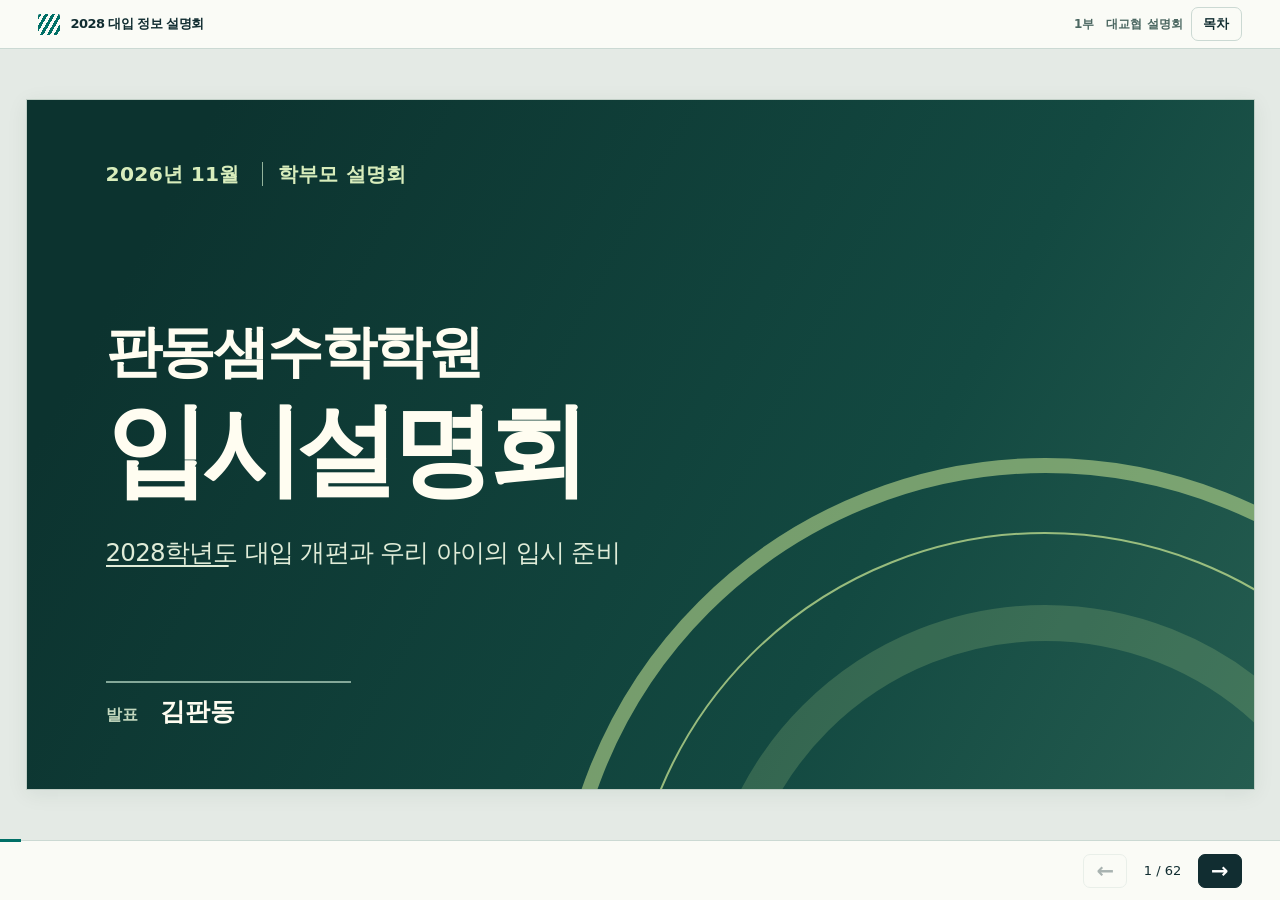
<file: index.html>
<!doctype html>
<html lang="ko"><head><meta charset="utf-8"><meta name="viewport" content="width=device-width, initial-scale=1,viewport-fit=cover"><meta name="theme-color" content="#103e38"><title>2028 대입 정보 설명회</title><link rel="stylesheet" href="style.css?v=part1-legend-entry-1"><link rel="stylesheet" href="part1-mobile.css?v=2"><link rel="stylesheet" href="part1-intro.css?v=7"></head><body data-former-map-count="6" data-map-url="part2.html"><header class="top"><div class="brand"><i aria-hidden="true"></i>2028 대입 정보 설명회</div><div class="topright"><span class="partlabel" id="part">1부　대교협 설명회</span><button id="toc" aria-haspopup="dialog">목차</button></div></header><main aria-label="발표 화면"><section class="slide" data-n="1" aria-label="판동샘수학학원 입시설명회"><div class="academy-cover"><div class="cover-art" aria-hidden="true"><i></i><i></i><i></i></div>
<p class="cover-edition">2026년 11월 <span>학부모 설명회</span></p>
<h1><span>판동샘수학학원</span>입시설명회</h1>
<p class="cover-sub"><span data-cue="line">2028학년도 대입 개편과 우리 아이의 입시 준비</span></p>
<p class="cover-speaker"><span>발표</span> 김판동</p></div></section>
<section class="slide" data-n="2" aria-label="CONTENTS" hidden><div class="contents"><small>2028 대입전형 주요사항</small><h1>CONTENTS</h1><a href="#3"><b>00</b>시작하기 전에<span>↗</span></a><a href="#6"><b>01</b>2028 인원 분석<span>↗</span></a><a href="#12"><b>02</b>5등급제 실시에 따른 변화<span>↗</span></a><a href="#40"><b>03</b>논서술형 평가 역량 변화<span>↗</span></a><a href="#45"><b>04</b>통합형 수능에 따른 변화<span>↗</span></a><a href="#59"><b>05</b>마무리<span>↗</span></a></div></section>
<section class="slide family-guide" data-n="family" hidden aria-label="2028학년도 대입 개편과 학년별 적용 기준"><div class="family-inner"><header><p>00　시작하기 전에 <span>2026년 11월 기준</span></p><h1>2028학년도 대입 개편과 학년별 적용 기준</h1></header><p class="family-topic">학년별 적용</p><section class="family-panel" id="family-panel-0" aria-label="학년별 적용"><div class="guide-pair"><div><h2>우리 아이는 몇 학년도 대입일까?</h2>
<table class="cohorts"><thead><tr><th>2026년 학년</th><th>대학 입학 연도</th><th>적용 제도</th></tr></thead><tbody><tr><th scope="row">고3</th><td>2027학년도</td><td>기존 대입제도</td></tr><tr><th data-cue="sweep" scope="row">고2</th><td data-cue="sweep" style="--cue-delay:150ms">2028학년도</td><td data-cue="sweep" style="--cue-delay:200ms">개편 첫 적용</td></tr><tr><th scope="row">고1</th><td>2029학년도</td><td>2028 개편 체제</td></tr><tr><th scope="row">중3</th><td>2030학년도</td><td>2028 개편 체제 기준</td></tr><tr><th scope="row">중2</th><td>2031학년도</td><td>2028 개편 체제 기준</td></tr><tr class="reform-possible"><th scope="row">중1</th><td>2032학년도</td><td>향후 재개편 가능</td></tr><tr class="reform-possible"><th scope="row">초6</th><td>2033학년도</td><td>향후 재개편 가능</td></tr></tbody></table></div>
<aside><h3>첫 적용은 지금 고2</h3>
<p>2027년에 수능을 보고 2028년에 대학에 입학합니다.</p>
<h4>무엇이 달라지나</h4><ul><li>국어·수학 영역의 선택과목 폐지</li><li>사회·과학탐구는 통합사회와 통합과학 모두 응시</li><li>고교 내신 석차등급은 9등급에서 5등급으로 전환</li><li>고교학점제에 맞춰 진로와 이수 과목을 함께 설계</li></ul></aside></div>
<p class="guide-note">중학생은 2028 체제를 기준으로 준비합니다. 향후 개편안이 확정되면 적용 제도가 달라질 수 있습니다.</p></section><footer>출처 · 교육부, 국가교육위원회, 국가법령정보센터 <span>03</span></footer></div></section>
<section aria-label="대입 과정 한눈에 보기" class="slide intro-slide" data-n="intro-map" hidden=""><header class="sheetHead"><div class="meta"><span>2028 대입전형 주요사항</span><span>00　시작하기 전에</span></div><h1>대입 과정 한눈에 보기</h1></header><div class="intro-body"><div class="map-focus" hidden=""><article class="route-story tone-0" hidden=""><small>수시모집</small><h2>학생부<mark>교과</mark>전형</h2><div class="story-schools"><small>2028학년도 전형 예시</small><ul><li>건국대 KU지역균형</li><li>숭실대 교과우수자전형</li><li>동국대 학교장추천인재</li></ul></div><p class="story-line">학교에서 꾸준히 쌓은 <b>내신</b>이 강점인 학생에게 어울립니다.</p></article><article class="route-story tone-1" hidden=""><small>수시모집 · 본문 표에서는 ‘종합’</small><h2><mark>학</mark>생부<mark>종</mark>합전형</h2><div class="story-schools"><small>2028학년도 전형 예시</small><ul><li>건국대 KU자기추천</li><li>숭실대 SSU미래인재(면접형)</li><li>동국대 Do Dream</li></ul></div><p class="story-line">관심 있는 과목에서 무엇을 어떻게 탐구했는지가 <b>학생부</b>에 드러나는 학생에게 어울립니다.</p></article><article class="route-story tone-2" hidden=""><small>수시모집</small><h2><mark>논술</mark>전형</h2><div class="story-schools"><small>2028학년도 전형 예시</small><ul><li>건국대 KU논술</li><li>숭실대 논술우수자전형</li><li>동국대 논술전형</li></ul></div><p class="story-line">제시문에서 찾은 근거나 수학 문제의 풀이 과정을 <b>논술 답안</b>에 설득력 있게 담는 학생에게 어울립니다.</p></article><article class="route-story tone-3" hidden=""><small>정시모집</small><h2>대학<mark>수</mark>학<mark>능</mark>력시험 <mark>위주</mark> 전형</h2><div class="story-schools"><small>2028학년도 전형 예시</small><ul><li>건국대 KU일반(학과·학부)</li><li>숭실대 수능(일반전형)</li><li>동국대 수능(일반)</li></ul></div><p class="story-line">모의고사 성적이 꾸준하고 <b>수능</b>에서 실력을 발휘하는 데 자신 있는 학생에게 어울립니다.</p></article></div>
<div class="route-root">대입</div><div class="routes"><section class="route-branch"><h2>수시모집</h2><p>수능 전에 원서 접수</p><div class="route-children"><div class="route-leaf tone-0" data-leaf="1"><strong>교과</strong><small>건국대 KU지역균형</small><span class="route-date">2027년 9월 접수<br/>12월까지 합격 발표</span></div><div class="route-leaf tone-1" data-leaf="2"><strong>학종</strong><small>건국대 KU자기추천</small><span class="route-date">2027년 9월 접수<br/>12월까지 합격 발표</span></div><div class="route-leaf tone-2" data-leaf="3"><strong>논술</strong><small>건국대 KU논술</small><span class="route-date">2027년 9월 접수<br/>대학별 고사 후 12월까지 발표</span></div></div></section><section class="route-branch regular"><h2>정시모집</h2><p>수능 성적 발표 후 원서 접수</p><div class="route-children"><div class="route-leaf tone-3" data-leaf="4"><strong>수능위주</strong><small>건국대 KU일반(학과·학부)</small><span class="route-date">2027년 11월 수능<br/>2028년 1월 접수 · 2월까지 발표</span></div></div></section></div>
<p class="intro-note">세부 내용은 대학별·전형별로 차이가 있습니다.</p></div><footer class="sheetFoot"><span>00　시작하기 전에</span><b>04</b></footer></section>
<section aria-label="자료 내 중요 단어 정리" class="slide intro-slide" data-n="intro-terms" hidden=""><header class="sheetHead"><div class="meta"><span>2028 대입전형 주요사항</span><span>00　시작하기 전에</span></div><h1>자료 내 중요 단어 정리</h1></header><div class="intro-body"><div aria-label="전형표 용어" class="gloss-tabs" role="tablist"><button aria-controls="term-panel-1" aria-selected="true" id="term-tab-1" role="tab" tabindex="0" type="button">학생부·내신·세특</button><button aria-controls="term-panel-0" aria-selected="false" id="term-tab-0" role="tab" tabindex="-1" type="button">수능 최저</button></div><section aria-labelledby="term-tab-1" class="gloss-panel" id="term-panel-1" role="tabpanel" tabindex="0"><h2><mark>학</mark>교<mark>생</mark>활기록<mark>부</mark> <span data-record-cue="short-name"><em>→ 학생부</em> <small>(교과학습발달상황)</small></span></h2>
<div class="record-sheet" data-record-cue="sheet"><h3>공통수학1 <small>한 학생의 한 학기 기록 예시</small></h3><dl>
<div><dt><span data-record-cue="grade-label">과목별 성적</span><b data-record-cue="grade-short">내신</b></dt><dd><ul class="grade-metrics" data-record-cue="metrics">
<li><strong>원점수</strong><em data-record-cue="scores">87점</em><p data-record-cue="raw-definition">지필·수행평가 결과를 반영 비율에 따라 합산한 학기 점수</p></li>
<li><strong>성취도</strong><em data-record-cue="scores">B</em><p data-record-cue="achievement-definition">과목의 학습 목표에 얼마나 도달했는지를 나타낸 수준</p></li>
<li><strong>석차등급</strong><em data-record-cue="scores">2등급 <small>(100명 중 20등)</small></em><p data-record-cue="rank-definition">같은 과목을 수강한 학생들 사이에서의 상대적 위치</p></li>
</ul></dd></div>
<div><dt><span data-record-cue="note-label"><mark>세</mark>부능력 및 <mark>특</mark>기사항</span><b data-record-cue="note-short">세특</b></dt><dd><p data-record-cue="note-definition">교과 담당 교사가 수업에서 관찰한 성취와 참여 과정을 기록합니다.</p><em data-record-cue="example-label">기록 예시</em><p data-record-cue="example-text">이차함수의 계수를 바꿔 그래프를 비교하고, 꼭짓점이 이동하는 이유를 식으로 설명함.</p></dd></div>
</dl></div></section><section aria-labelledby="term-tab-0" class="gloss-panel" hidden="" id="term-panel-0" role="tabpanel" tabindex="0"><h2><mark>수능최저</mark>학력기준 <em>→ 수능 최저</em></h2><p>가상 기준 <b class="score-rule">‘국어·수학·영어 중 2합 5’</b>를 적용해 봅시다. 세 영역에서 가장 좋은 두 등급을 골라 합이 5 이내인지 확인합니다.</p>
<div class="score-layout"><table class="score-report"><caption>예시 수능 성적표 · 단위는 등급, 1등급이 가장 높음</caption><thead><tr><th scope="col">영역</th><th scope="col">학생 A</th><th scope="col">학생 B</th></tr></thead><tbody>
<tr><th scope="row">국어</th><td class="chosen" style="--grade-step:0"><span class="grade-value">2</span></td><td class="chosen" style="--grade-step:6"><span class="grade-value">3</span></td></tr><tr><th scope="row">수학</th><td style="--grade-step:1"><span class="grade-value">4</span></td><td style="--grade-step:7"><span class="grade-value">4</span></td></tr><tr><th scope="row">영어</th><td class="chosen" style="--grade-step:2"><span class="grade-value">3</span></td><td class="chosen" style="--grade-step:8"><span class="grade-value">3</span></td></tr><tr><th scope="row">통합사회</th><td style="--grade-step:3"><span class="grade-value">2</span></td><td style="--grade-step:9"><span class="grade-value">2</span></td></tr><tr><th scope="row">통합과학</th><td style="--grade-step:4"><span class="grade-value">3</span></td><td style="--grade-step:10"><span class="grade-value">2</span></td></tr><tr><th scope="row">한국사</th><td style="--grade-step:5"><span class="grade-value">1</span></td><td style="--grade-step:11"><span class="grade-value">1</span></td></tr>
</tbody></table><div><article class="score-verdict"><h3>학생 A · 국어 2 + 영어 3</h3><strong>합 5 · 충족</strong><p>기준과 같아 통과합니다.</p></article><article class="score-verdict"><h3>학생 B · 국어 3 + 영어 3</h3><strong>합 6 · 미충족</strong><p>탐구가 2등급이어도 이 예시의 지정 영역에는 포함되지 않습니다.</p></article></div></div><div class="intro-keys"><span><b>최저 O</b> 수능 최저 적용</span><span><b>최저 X</b> 수능 최저 없음</span><span><b>의약 최저</b> 의약계열 기준 별도 확인</span></div></section></div><footer class="sheetFoot"><span>00　시작하기 전에</span><b>05</b></footer></section>

<section class="slide" data-n="3" aria-label="2028 인원 분석" hidden><div class="divider"><small>2028 대입전형 주요사항</small><div class="chapterNo">Chapter 1</div><h1>2028 인원 분석</h1><blockquote><span data-cue="line">정시 인원 감소</span>,<br/><span data-cue="line" style="--cue-delay:300ms">학생부종합 소폭 증가</span></blockquote></div></section>
<section class="slide" data-n="4" aria-label="수시 vs 정시 비율" hidden><header class="sheetHead"><div class="meta"><span>2028 대입전형 주요사항</span><span>01　2028 인원 분석</span></div><h1>수시 vs 정시 비율</h1></header><div class="content"><div class="twostack"><table class="native"><thead><tr><th colspan="2"></th><th colspan="3">2028</th><th colspan="3">2027</th></tr><tr><th scope="col">구분</th><th scope="col">항목</th><th scope="col">수도권</th><th scope="col">비수도권</th><th scope="col">합계</th><th scope="col">수도권</th><th scope="col">비수도권</th><th scope="col">합계</th></tr></thead><tbody><tr><th data-source-paper="gray" rowspan="3" scope="row">수시</th><td data-source-paper="gray">인원</td><td class="red" data-source-paper="cream">90,383</td><td class="red" data-source-paper="cream">191,152</td><td data-source-paper="cream">281,895</td><td class="red" data-source-paper="white">88,756</td><td class="red" data-source-paper="white">188,827</td><td data-source-paper="white">277,583</td></tr><tr><td data-source-paper="gray">비율</td><td class="red" data-source-paper="cream">(66.7)</td><td class="red" data-source-paper="cream">(89.7)</td><td data-source-paper="cream">(80.8)</td><td class="red" data-source-paper="white">(65.8)</td><td class="red" data-source-paper="white">(89.5)</td><td data-source-paper="white">(80.9)</td></tr><tr><td data-cue="sweep" data-source-paper="gray">증감</td><td data-cue="sweep" style="--cue-delay:150ms" data-source-paper="gray">1,627</td><td data-cue="sweep" style="--cue-delay:200ms" data-source-paper="white">2,685</td><td data-cue="finish" style="--cue-delay:250ms" data-source-paper="gray">4,312</td><td data-source-paper="white">1,300</td><td data-source-paper="white">432</td><td data-source-paper="white">1,732</td></tr><tr><th data-source-paper="sky" rowspan="3" scope="row">정시</th><td data-source-paper="sky">인원</td><td data-source-paper="pink">45,037</td><td data-source-paper="white">21,857</td><td data-source-paper="blue">66,894</td><td data-source-paper="white">46,031</td><td data-source-paper="white">22,103</td><td data-source-paper="white">68,134</td></tr><tr><td data-source-paper="sky">비율</td><td data-source-paper="pink">(33.3)</td><td data-source-paper="white">(10.3)</td><td data-source-paper="blue">(19.2)</td><td data-source-paper="white">(34.2)</td><td data-source-paper="white">(10.5)</td><td data-source-paper="white">(19.1)</td></tr><tr><td data-cue="sweep" data-source-paper="sky">증감</td><td data-cue="sweep" style="--cue-delay:150ms" class="red" data-source-paper="pink">-994</td><td data-cue="sweep" style="--cue-delay:200ms" class="red" data-source-paper="white">-246</td><td data-cue="finish" style="--cue-delay:250ms" class="red" data-source-paper="blue">-1,240</td><td class="red" data-source-paper="white">-294</td><td class="red" data-source-paper="white">-903</td><td class="red" data-source-paper="white">-1,197</td></tr><tr><th data-source-paper="gray" scope="row">합계</th><td data-source-paper="gray"></td><td data-source-paper="gray">135,420</td><td data-source-paper="white">213,009</td><td data-source-paper="gray">348,789</td><td data-source-paper="white">134,787</td><td data-source-paper="white">210,930</td><td data-source-paper="white">345,717</td></tr></tbody></table><table class="native"><thead><tr><th scope="col">구분</th><th scope="col">학생부교과</th><th scope="col">학생부종합</th><th scope="col">논술</th><th scope="col">실기</th><th scope="col">수능</th></tr></thead><tbody><tr><th data-source-paper="gray" scope="row">수도권</th><td data-source-paper="cream">27,954 (20.6)</td><td class="red" data-source-paper="cream">40,846 (30.2)</td><td data-source-paper="cream">11,443 (8.5)</td><td data-source-paper="cream">10,562 (7.8)</td><td data-source-paper="gold">42,314 (31.2)</td></tr><tr><th data-source-paper="sky" scope="row">비수도권</th><td class="red" data-source-paper="blue">130,547 (61.2)</td><td data-source-paper="blue">43,960 (20.6)</td><td data-source-paper="blue">1,284 (0.6)</td><td data-source-paper="blue">15,498 (8.0)</td><td data-source-ink="blue-note" data-source-paper="blue">19,743 (10.2)</td></tr><tr><th data-source-paper="gray" scope="row">합계</th><td data-source-paper="white">158,501 (45.4)</td><td data-source-paper="white">84,806 (24.3)</td><td data-source-paper="white">12,727 (3.6)</td><td data-source-paper="white">26,332 (7.5)</td><td data-source-ink="blue-note" data-source-paper="white">61,779 (17.7)</td></tr></tbody></table></div></div><footer class="sheetFoot"><span>출처 : 교육부 한국대학교육협의회</span><b>07</b></footer></section>
<section class="slide" data-n="5" aria-label="2028 전형별 비율(%)" hidden><header class="sheetHead"><div class="meta"><span>2028 대입전형 주요사항</span><span>01　2028 인원 분석</span></div><h1>2028 전형별 비율(%)</h1></header><div class="content"><div class="chart"><div class="keys"><i class="k0">교과</i><i class="k1">종합</i><i class="k2">논술</i><i class="k3">수능</i></div><div class="barrow"><b>스카이</b><div><span class="k0" style="flex:9.9">9.9</span><span data-cue="ring" class="k1" style="flex:45.9">45.9</span><span class="k2" style="flex:5.6">5.6</span><span class="k3" style="flex:34.8">34.8</span></div></div><div class="barrow"><b>15개</b><div><span class="k0" style="flex:12.6">12.6</span><span class="k1" style="flex:35.7">35.7</span><span class="k2" style="flex:8.6">8.6</span><span class="k3" style="flex:37.1">37.1</span></div></div><div class="barrow"><b>서울</b><div><span class="k0" style="flex:15.4">15.4</span><span class="k1" style="flex:33.2">33.2</span><span class="k2" style="flex:8.2">8.2</span><span class="k3" style="flex:34.5">34.5</span></div></div><div class="barrow"><b>수도권</b><div><span class="k0" style="flex:20.6">20.6</span><span class="k1" style="flex:30.2">30.2</span><span class="k2" style="flex:8.5">8.5</span><span class="k3" style="flex:31.2">31.2</span></div></div><div class="barrow"><b>교대</b><div><span class="k0" style="flex:4.8">4.8</span><span class="k1" style="flex:65.1">65.1</span><span class="k3" style="flex:30.6">30.6</span></div></div><div class="barrow"><b>지거국</b><div><span class="k0" style="flex:44.8">44.8</span><span class="k1" style="flex:29.4">29.4</span><span class="k2" style="flex:1.5">1.5</span><span class="k3" style="flex:20.2">20.2</span></div></div><div class="barrow"><b>전국</b><div><span class="k0" style="flex:45.4">45.4</span><span data-cue="ring" class="k1" style="flex:24.3">24.3</span><span class="k2" style="flex:3.6">3.6</span><span class="k3" style="flex:17.7">17.7</span></div></div><div class="axis"><span>0%</span><span>10%</span><span>20%</span><span>30%</span><span>40%</span><span>50%</span><span>60%</span><span>70%</span><span>80%</span><span>90%</span><span>100%</span></div></div></div><footer class="sheetFoot"><span>출처 : 교육부 한국대학교육협의회</span><b>08</b></footer></section>
<section class="slide" data-n="6" aria-label="고교교육 기여대학 지원사업 선정 결과" hidden><header class="sheetHead"><div class="meta"><span>2028 대입전형 주요사항</span><span>01　2028 인원 분석</span></div><h1>고교교육 기여대학 지원사업 선정 결과</h1></header><div class="content"><h3>2025~2026 자율공모사업 대학별 주요 계획</h3><table class="native"><thead><tr><th scope="col">분야</th><th scope="col">대학</th><th scope="col">주요 내용</th></tr></thead><tbody><tr><th scope="row">전형 운영 개선</th><td>서울대</td><td>입학전형에 교육과정 요소 활용을 확대하는 등 개정 교육과정과의 연계성을 강화하여 학교 중심 교육 실현 · 입학전형 개편 내용 조기 안내 추진</td></tr></tbody></table><blockquote class="extract">한편, 본 사업에 참여하는 수도권 대학에는 <span data-cue="line">수능 위주 전형 30% 이상</span> 선발을 유도(사업 참여요건)하며, 그중 일부 대학에만 40% 이상 선발 요건을 적용한다. 다만, 40% 이상 선발 요건을 적용받는 대학 중에서도 ‘전형 운영 개선’ 자율공모사업에 선정된 <mark class="inkEm">3개 대학(동국대, 서울대, 한양대)</mark>은, 고교 교육과정 변화 등에 맞춰 대입전형을 개선해 보다 유연하게 고교교육 내실화를 지원할 수 있도록 2028학년도부터 수도권 타 대학과 동일한 수준의 요건(수능 위주 전형 30% 이상)을 적용받는다.</blockquote><div class="ribbon">2027 시행계획 기준 정시 수능위주 전형 서류평가 반영 대학 : 서울대, 한양대, 동국대</div></div><footer class="sheetFoot"><span>출처 : 교육부 한국대학교육협의회</span><b>09</b></footer></section>
<section class="slide" data-n="7" aria-label="지역별 전형별 선발 비율" hidden><header class="sheetHead"><div class="meta"><span>2028 대입전형 주요사항</span><span>01　2028 인원 분석</span></div><h1>지역별 전형별 선발 비율</h1></header><div class="content"><table class="native region"><thead><tr><th></th><th colspan="6">2028</th><th colspan="4">2027</th><th colspan="4">2028-2027</th></tr><tr><th scope="col">구분</th><th scope="col">교과</th><th scope="col">종합</th><th scope="col">논술</th><th scope="col">수능</th><th scope="col">수시</th><th scope="col">정시</th><th scope="col">교과</th><th scope="col">종합</th><th scope="col">논술</th><th scope="col">수능</th><th scope="col">교과</th><th data-cue="down" scope="col">종합</th><th scope="col">논술</th><th scope="col">수능</th></tr></thead><tbody><tr><th data-source-paper="blue" scope="row">전국</th><td class="red" data-source-paper="white">45.5</td><td data-source-paper="white">24.4</td><td data-source-paper="white">3.7</td><td data-source-paper="white">17.7</td><td data-source-paper="blue">77.7</td><td data-source-ink="blue-note" data-source-paper="blue">19.2</td><td class="red" data-source-paper="cream">45.3</td><td data-source-paper="cream">23.7</td><td data-source-paper="cream">3.7</td><td data-source-paper="cream">18.3</td><td data-source-paper="white">0.2</td><td data-cue="down" style="--cue-delay:120ms" data-source-paper="white">0.6</td><td class="red" data-source-paper="white">-0.0</td><td class="red" data-source-paper="white">-0.5</td></tr><tr><th data-source-paper="blue" scope="row">수도권</th><td data-source-paper="white">20.2</td><td data-source-paper="white">30.3</td><td data-source-paper="white">8.4</td><td class="red" data-source-paper="white">31.4</td><td data-source-paper="blue">63.2</td><td data-source-ink="blue-note" data-source-paper="blue">33.4</td><td data-source-paper="cream">20.7</td><td data-source-paper="cream">29.0</td><td data-source-paper="cream">8.2</td><td class="red" data-source-paper="cream">32.2</td><td class="red" data-source-paper="white">-0.5</td><td data-cue="down" style="--cue-delay:140ms" data-source-paper="white">1.2</td><td data-source-paper="white">0.3</td><td class="red" data-source-paper="white">-0.8</td></tr><tr><th data-source-paper="blue" scope="row">비수도권</th><td class="red" data-source-paper="white">61.6</td><td data-source-paper="white">20.6</td><td data-source-paper="white">0.6</td><td data-source-paper="white">9.1</td><td data-source-paper="blue">86.8</td><td data-source-ink="blue-note" data-source-paper="blue">10.2</td><td class="red" data-source-paper="cream">61.0</td><td data-source-paper="cream">20.4</td><td data-source-paper="cream">0.8</td><td data-source-paper="cream">9.4</td><td data-source-paper="white">0.6</td><td data-cue="down" style="--cue-delay:160ms" data-source-paper="white">0.3</td><td class="red" data-source-paper="white">-0.2</td><td class="red" data-source-paper="white">-0.3</td></tr><tr><th data-source-paper="peach" scope="row">서울</th><td data-source-paper="peach">15.6</td><td data-source-paper="peach">32.6</td><td data-source-paper="peach">8.1</td><td class="red" data-source-paper="peach">34.4</td><td data-source-paper="peach">60.1</td><td data-source-ink="blue-note" data-source-paper="peach">36.2</td><td data-source-paper="peach">15.0</td><td data-source-paper="peach">31.6</td><td data-source-paper="peach">7.9</td><td class="red" data-source-paper="peach">36.0</td><td data-source-paper="peach">0.6</td><td data-cue="down" style="--cue-delay:180ms" data-source-paper="peach">1.0</td><td data-source-paper="peach">0.2</td><td class="red" data-source-paper="peach">-1.6</td></tr><tr><th data-source-paper="peach" scope="row">경기인천</th><td class="red" data-source-paper="peach">29.1</td><td data-source-paper="peach">25.9</td><td data-source-paper="peach">9.0</td><td data-source-paper="peach">25.6</td><td data-source-paper="peach">69.3</td><td data-source-ink="blue-note" data-source-paper="peach">28.0</td><td class="red" data-source-paper="peach">31.5</td><td data-source-paper="peach">24.2</td><td data-source-paper="peach">8.6</td><td data-source-paper="peach">25.1</td><td class="red" data-source-paper="peach">-2.4</td><td data-cue="down" style="--cue-delay:200ms" data-source-paper="peach">1.7</td><td data-source-paper="peach">0.4</td><td data-source-paper="peach">0.5</td></tr><tr><th data-source-paper="blue" scope="row">강원</th><td class="red" data-source-paper="white">57.6</td><td data-source-paper="white">24.3</td><td data-source-paper="white">1.0</td><td data-source-paper="white">11.2</td><td data-source-paper="blue">86.9</td><td data-source-ink="blue-note" data-source-paper="blue">11.8</td><td class="red" data-source-paper="cream">57.6</td><td data-source-paper="cream">24.4</td><td data-source-paper="cream">1.0</td><td data-source-paper="cream">11.2</td><td class="red" data-source-paper="white">-0.0</td><td data-cue="down" style="--cue-delay:220ms" class="red" data-source-paper="white">-0.1</td><td class="red" data-source-paper="white">-0.0</td><td data-source-paper="white">0.0</td></tr><tr><th data-source-paper="blue" scope="row">충청</th><td class="red" data-source-paper="white">56.3</td><td data-source-paper="white">20.5</td><td data-source-paper="white">1.5</td><td data-source-paper="white">10.4</td><td data-source-paper="blue">85.2</td><td data-source-ink="blue-note" data-source-paper="blue">12.3</td><td class="red" data-source-paper="cream">55.3</td><td data-source-paper="cream">20.4</td><td data-source-paper="cream">1.7</td><td data-source-paper="cream">11.0</td><td data-source-paper="white">1.1</td><td data-cue="down" style="--cue-delay:240ms" data-source-paper="white">0.1</td><td class="red" data-source-paper="white">-0.1</td><td class="red" data-source-paper="white">-0.6</td></tr><tr><th data-source-paper="blue" scope="row">대경</th><td class="red" data-source-paper="white">55.7</td><td data-source-paper="white">24.5</td><td data-source-paper="white">1.5</td><td data-source-paper="white">8.2</td><td data-source-paper="blue">85.5</td><td data-source-ink="blue-note" data-source-paper="blue">9.0</td><td class="red" data-source-paper="cream">56.5</td><td data-source-paper="cream">23.9</td><td data-source-paper="cream">1.5</td><td data-source-paper="cream">8.6</td><td class="red" data-source-paper="white">-0.8</td><td data-cue="down" style="--cue-delay:260ms" data-source-paper="white">0.7</td><td class="red" data-source-paper="white">-0.0</td><td class="red" data-source-paper="white">-0.4</td></tr><tr><th data-source-paper="blue" scope="row">부울경</th><td class="red" data-source-paper="white">63.9</td><td data-source-paper="white">21.2</td><td data-source-paper="white">0.0</td><td data-source-paper="white">10.2</td><td data-source-paper="blue">87.1</td><td data-source-ink="blue-note" data-source-paper="blue">11.3</td><td class="red" data-source-paper="cream">60.9</td><td data-source-paper="cream">21.6</td><td data-source-paper="cream">0.7</td><td data-source-paper="cream">10.3</td><td data-source-paper="white">2.9</td><td data-cue="down" style="--cue-delay:280ms" class="red" data-source-paper="white">-0.4</td><td class="red" data-source-paper="white">-0.7</td><td class="red" data-source-paper="white">-0.1</td></tr><tr><th data-source-paper="blue" scope="row">호남</th><td class="red" data-source-paper="white">66.6</td><td data-source-paper="white">19.8</td><td data-source-paper="white">0.0</td><td data-source-paper="white">6.8</td><td data-source-paper="blue">88.6</td><td data-source-ink="blue-note" data-source-paper="blue">7.5</td><td class="red" data-source-paper="cream">67.5</td><td data-source-paper="cream">18.8</td><td data-source-paper="cream">0.0</td><td data-source-paper="cream">7.1</td><td class="red" data-source-paper="white">-0.9</td><td data-cue="down" style="--cue-delay:300ms" data-source-paper="white">1.0</td><td data-source-paper="white">0.0</td><td class="red" data-source-paper="white">-0.3</td></tr><tr><th data-source-paper="blue" scope="row">제주</th><td class="red" data-source-paper="white">47.3</td><td data-source-paper="white">24.6</td><td data-source-paper="white">0.0</td><td data-source-paper="white">22.9</td><td data-source-paper="blue">73.2</td><td data-source-ink="blue-note" data-source-paper="blue">23.9</td><td class="red" data-source-paper="cream">46.4</td><td data-source-paper="cream">25.3</td><td data-source-paper="cream">0.0</td><td data-source-paper="cream">23.1</td><td data-source-paper="white">0.9</td><td data-cue="down" style="--cue-delay:320ms" data-source-paper="white">-0.8</td><td data-source-paper="white">0.0</td><td class="red" data-source-paper="white">-0.2</td></tr></tbody></table><div class="ribbon">지역별 전반적으로 학생부종합전형 비율 상승</div></div><footer class="sheetFoot"><span>출처 : 교육부 한국대학교육협의회</span><b>10</b></footer></section>
<section class="slide" data-n="8" aria-label="그럼에도 변화가 큰 대학들은?" hidden><header class="sheetHead"><div class="meta"><span>2028 대입전형 주요사항</span><span>01　2028 인원 분석</span></div><h1>그럼에도 변화가 큰 대학들은?</h1></header><div class="content"><div class="tablegroup"><table class="native"><thead><tr><th></th><th colspan="6">2028</th><th colspan="4">2027</th><th colspan="4">2028-2027</th></tr><tr><th>구분</th><th>교과</th><th>종합</th><th>논술</th><th>수능</th><th>수시</th><th>정시</th><th>교과</th><th>종합</th><th>논술</th><th>수능</th><th>교과</th><th>종합</th><th>논술</th><th>수능</th></tr></thead><tbody><tr class="source-group-1"><th class="">공주교대</th><td class="tintgold"></td><td class="tintgold">69.5</td><td class="tintgold"></td><td class="tintgold">30.5</td><td class="">69.5</td><td class="">29.0</td><td class="tintgold"></td><td class="tintgold">51.9</td><td class="tintgold"></td><td class="tintgold">48.1</td><td class="tintgold"></td><td data-cue="ring" class="">17.6</td><td class="tintgold"></td><td data-cue="ring" class="red">-17.6</td></tr><tr class="source-group-1"><th class="">동국대</th><td class="">18.3</td><td class="">35.8</td><td class="">8.8</td><td class="">30.0</td><td class="">65.3</td><td class="">30.0</td><td class="">12.5</td><td class="">31.6</td><td class="">8.7</td><td class="">40.0</td><td class="">5.8</td><td class="">4.2</td><td class="">0.1</td><td class="red">-10.0</td></tr><tr class="source-group-1"><th class="">한양대</th><td class="">14.7</td><td class="">39.3</td><td class="">8.4</td><td class="">30.2</td><td class="">62.9</td><td class="">32.5</td><td class="">10.1</td><td class="">35.3</td><td class="">6.9</td><td class="">40.1</td><td class="">4.7</td><td class="">4.0</td><td class="">1.5</td><td class="red">-9.9</td></tr><tr class="source-group-1"><th class="">연세대</th><td class="">14.1</td><td class="">41.2</td><td class="">8.3</td><td class="">30.7</td><td class="">66.2</td><td class="">33.8</td><td class="">12.8</td><td class="">31.0</td><td class="">7.3</td><td class="">40.0</td><td class="">1.3</td><td class="">10.2</td><td class="">1.0</td><td class="red">-9.3</td></tr><tr class="source-group-1"><th class="">서울대</th><td class="tintgold"></td><td class="">64.3</td><td class="tintgold"></td><td class="">32.8</td><td class="tintgold">65.7</td><td class="tintgold">34.3</td><td class="">0.0</td><td class="tintgold">57.2</td><td class="tintgold"></td><td class="">40.9</td><td class="tintgold"></td><td class="tintgold">7.2</td><td class="tintgold"></td><td class="red">-8.2</td></tr><tr class="source-group-1"><th class="">홍익대</th><td class="">23.9</td><td class="">18.6</td><td class="">13.9</td><td class="">29.3</td><td class="">63.2</td><td class="">29.3</td><td class="">12.5</td><td class="">26.4</td><td class="">13.9</td><td class="">32.7</td><td class="">11.4</td><td class="red">-7.8</td><td class="">0.0</td><td class="red">-3.5</td></tr><tr class="source-group-2"><th class="">성결대</th><td class="">43.7</td><td class="">19.9</td><td class=""></td><td class="">26.9</td><td class="">70.8</td><td class="">29.2</td><td class="">69.5</td><td class="">9.2</td><td class=""></td><td class="">10.8</td><td class="red">-25.8</td><td class="">10.7</td><td class=""></td><td class="">16.1</td></tr><tr class="source-group-2"><th class="">동덕여대</th><td class="">10.2</td><td class="">17.5</td><td class="">13.1</td><td class="">34.1</td><td class="">58.2</td><td class="">36.7</td><td class="">11.0</td><td class="">20.2</td><td class="">14.9</td><td class="">28.7</td><td class="red">-0.9</td><td class="red">-2.7</td><td class="red">-1.8</td><td class="">5.4</td></tr><tr class="source-group-2"><th class="">전남대</th><td class="">78.8</td><td class="">18.1</td><td class=""></td><td class="">3.2</td><td class="">95.2</td><td class="">3.2</td><td class="">69.6</td><td class="">25.2</td><td class=""></td><td class="">3.1</td><td class="">9.2</td><td class="red">-7.1</td><td class=""></td><td class=""></td></tr><tr class="source-group-3"><th class="aqua tintblue">부산대</th><td class="aqua tintblue">38.5</td><td class="aqua tintblue">28.9</td><td class="tintblue"></td><td class="aqua tintblue">28.2</td><td class="aqua tintblue">71.8</td><td class="aqua tintblue">28.2</td><td class="aqua tintblue">31.3</td><td class="aqua tintblue">25.2</td><td class="aqua tintblue">6.8</td><td class="aqua tintblue">30.9</td><td class="aqua tintblue">7.2</td><td class="aqua tintblue">3.7</td><td class="red tintblue">-6.8</td><td class="red tintblue">-2.7</td></tr><tr class="source-group-3"><th class="aqua tintblue">한양대(에)</th><td class="aqua tintblue">14.6</td><td class="aqua tintblue">35.7</td><td class="aqua tintblue">7.8</td><td class="aqua tintblue">33.3</td><td class="aqua tintblue">59.3</td><td class="aqua tintblue">36.2</td><td class="aqua tintblue">20.5</td><td class="aqua tintblue">37.3</td><td class="aqua tintblue">0.0</td><td class="aqua tintblue">33.0</td><td class="red tintblue">-5.9</td><td class="red tintblue">-1.6</td><td class="aqua tintblue">7.8</td><td class="aqua tintblue">0.3</td></tr><tr class="source-group-3"><th class="aqua tintblue">한성대</th><td class="aqua tintblue">25.6</td><td class="aqua tintblue">27.7</td><td class="aqua tintblue">6.0</td><td class="aqua tintblue">30.1</td><td class="aqua tintblue">63.1</td><td class="aqua tintblue">30.8</td><td class="aqua tintblue">30.6</td><td class="aqua tintblue">28.9</td><td class="aqua tintblue">0.0</td><td class="aqua tintblue">30.1</td><td class="red tintblue">-4.9</td><td class="red tintblue">-1.2</td><td class="aqua tintblue">6.0</td><td class="aqua tintblue">0.0</td></tr></tbody></table></div><div class="ribbon">수능 선발 인원 변화 VS 논술전형 폐지와 신설</div></div><footer class="sheetFoot"><span>출처 : 교육부 한국대학교육협의회</span><b>11</b></footer></section>
<section class="slide" data-n="9" aria-label="5등급제 실시에 따른 변화" hidden><div class="divider"><small>2028 대입전형 주요사항</small><div class="chapterNo">Chapter 2</div><h1>5등급제 실시에 따른 변화</h1><blockquote><span data-cue="line">서류평가</span> 도입 증가/<span data-cue="line">최저기준</span> 요구 대학 증가<br/><span data-cue="line">출결</span> 반영 증가</blockquote></div></section>
<section class="slide" data-n="10" aria-label="상대평가 9등급 → 5등급" hidden><header class="sheetHead"><div class="meta"><span>2028 대입전형 주요사항</span><span>02　5등급제 실시에 따른 변화</span></div><h1>상대평가 9등급 → 5등급</h1></header><div class="content"><figure class="grade-figure"><figcaption>등급별 비율 <span>단위 % · 괄호 안은 누적 비율</span></figcaption><div class="grade-rows"><h3>9등급제</h3><div class="grade-band" style="grid-template-columns:4fr 7fr 12fr 17fr 20fr 17fr 12fr 7fr 4fr"><div aria-label="1등급, 비율 4%, 누적 4%"><b>4</b><small>(4)</small></div><div aria-label="2등급, 비율 7%, 누적 11%"><b>7</b><small>(11)</small></div><div aria-label="3등급, 비율 12%, 누적 23%"><b>12</b><small>(23)</small></div><div aria-label="4등급, 비율 17%, 누적 40%"><b>17</b><small>(40)</small></div><div aria-label="5등급, 비율 20%, 누적 60%"><b>20</b><small>(60)</small></div><div aria-label="6등급, 비율 17%, 누적 77%"><b>17</b><small>(77)</small></div><div aria-label="7등급, 비율 12%, 누적 89%"><b>12</b><small>(89)</small></div><div aria-label="8등급, 비율 7%, 누적 96%"><b>7</b><small>(96)</small></div><div aria-label="9등급, 비율 4%, 누적 100%"><b>4</b><small>(100)</small></div></div><div aria-label="누적 34%에서 66%까지. 6%, 20%, 6% 구간을 합산" class="grade-bridge"><div><span data-cue="sweep">6%</span><span data-cue="sweep" style="--cue-delay:250ms">20%</span><span data-cue="sweep" style="--cue-delay:400ms">6%</span></div></div><h3>5등급제</h3><div class="grade-band" style="grid-template-columns:10fr 24fr 32fr 24fr 10fr"><div aria-label="1등급, 비율 10%, 누적 10%"><b>10</b><small>(10)</small></div><div aria-label="2등급, 비율 24%, 누적 34%"><b>24</b><small>(34)</small></div><div data-cue="ring" style="--cue-delay:650ms" aria-label="3등급, 비율 32%, 누적 66%" class="widest"><b>32</b><small>(66)</small></div><div aria-label="4등급, 비율 24%, 누적 90%"><b>24</b><small>(90)</small></div><div aria-label="5등급, 비율 10%, 누적 100%"><b>10</b><small>(100)</small></div></div></div><p class="grade-takeaway"><b>3등급이 가장 넓습니다.</b> 누적 34%에서 66%까지, 전체의 32%가 한 등급에 들어갑니다.</p></figure><div class="ribbon">성적 차이는 줄지만 상대평가 반영 선발 VS 같은 등급 내 더 우수한 학생 선발 희망</div></div><footer class="sheetFoot"><span>출처 : 교육부 한국대학교육협의회</span><b>13</b></footer></section>
<section class="slide" data-n="11" aria-label="개편된 내신성적 평가방법이 고등학교에 미칠 영향" hidden><header class="sheetHead"><div class="meta"><span>2028 대입전형 주요사항</span><span>02　5등급제 실시에 따른 변화</span></div><h1>개편된 내신성적 평가방법이 고등학교에 미칠 영향</h1></header><div class="content"><div class="itemlist"><div><b>01</b><p>1.0의 세계? 의외로 내신성적의 <span class="inkEm">변별력은 확보</span> 가능</p></div><div><b>02</b><p><span data-cue="line">동일 등급 내 우수 학생 선발</span>을 위해 <span class="inkEm"><span data-cue="line" style="--cue-delay:300ms">전형요소 추가 반영</span></span></p></div><div><b>03</b><p>고교학점제 실시로 인하여 <span class="inkEm">과목 이수</span> 현황 중요도 증가</p></div><div><b>04</b><p>석차등급만 활용하지 않고 <span class="inkEm">성취도, 원점수</span>, 과목평균 등 다양한 지표 활용</p></div><div><b>05</b><p>5등급 VS 9등급 경쟁 방식 다양화</p></div></div></div><footer class="sheetFoot"><span>출처 : 교육부 한국대학교육협의회</span><b>14</b></footer></section>
<section class="slide" data-n="12" aria-label="교과학습발달상황 용어" hidden><header class="sheetHead"><div class="meta"><span>2028 대입전형 주요사항</span><span>02　5등급제 실시에 따른 변화</span></div><h1>교과학습발달상황 용어</h1></header><div class="content"><table class="native terms"><thead><tr><th scope="col">관리주체</th><th scope="col">용어</th><th scope="col">내용</th></tr></thead><tbody><tr><th rowspan="6" scope="row">학생</th><td>원점수</td><td>학생이 받은 점수(지필고사 + 수행평가)</td></tr><tr class="term-cream"><td>석차등급</td><td>학생이 받은 등수 / 전체 이수자 수 를 활용하여 5등급으로 산출</td></tr><tr class="term-peach"><td><span class="inkEm">성취도</span></td><td>고정 또는 추정 분할에 의하여 A부터 E까지 분류</td></tr><tr><td>개설과목</td><td>2022 개정 교육과정 국영수사과 83과목 / 공통(18), 일반(17), 진로(30), 융합(18)</td></tr><tr><td>세부특기사항</td><td>과목별 1500바이트</td></tr><tr class="term-peach"><td><span class="inkEm">과목 이수 상황</span></td><td>추가학습 이수 여부, 대체 이수 등</td></tr><tr><th rowspan="9" scope="row">학교</th><td>학점</td><td>기본 4학점 / 학교 교육과정에 의해 1학점 증감 가능</td></tr><tr><td>평균</td><td>수강자 전체 인원의 원점수 / 수강자 수</td></tr><tr><td>수강자 수</td><td>과목별 수강 인원(5인 이하 소인수 과목 등급 미 산출)</td></tr><tr><td><span class="inkEm">과목 개설 유형</span></td><td>공동 / 온라인 / 학교 밖 교육과정 등</td></tr><tr class="term-peach"><td><span class="inkEm">성취 비율</span></td><td>A~E까지 각 <span class="inkEm">성취도</span>별 비율(2015 진로선택과목 A~C 3단계에서 5단계로 세분화)</td></tr><tr class="term-peach"><td><span class="inkEm">성취도별 분할점수</span></td><td>고정분할(90/80/70/60/40) VS 추정분할(?/?/?/?/?)</td></tr><tr class="term-peach"><td><span class="inkEm">지필-수행평가 비율</span></td><td>교육청 별 차이가 있음. 최소 수행평가 비율 40%</td></tr><tr class="term-peach"><td><span class="inkEm">수행평가 영역명</span></td><td>수행평가 관련 정보</td></tr><tr><td>교육과정 편성표</td><td>학교 지정 과목, 선택과목 편성 여부</td></tr></tbody></table></div><footer class="sheetFoot"><span>출처 : 교육부 한국대학교육협의회</span><b>15</b></footer></section>
<section class="slide" data-n="13" aria-label="2028 학생부교과 변경사항" hidden><header class="sheetHead"><div class="meta"><span>2028 대입전형 주요사항</span><span>02　5등급제 실시에 따른 변화</span></div><h1>2028 학생부교과 변경사항</h1></header><div class="content"><div class="itemlist"><div><b>01 <span data-cue="line">정성평가 강화</span></b><p>신설: 연세대(2단계 20), 한국외대(30), 이화여대(15), 숭실대(10), 서울교대(30)
강화: 고려대(10 → 20), 성균관(20 → 30), 한양대(10 → 40), 서울시립대(20 → 40)</p></div><div><b>02 <span data-cue="line">수능최저기준</span></b><p>신설: 건국대(3합8), 광운대(2합6), 명지대(2합6/7)
강화: 이화(2합5 → 3합7), 시립대(3합8 → 7), 세종대(2합6 → 5), 한양(에)(2합7 → 6), 동덕(여)(3합6 → 5)
완화: 고려대(폐지), 한양대(3/7 → 3/3)외대(2/4 → 5), 인하대(자)(2/5 → 6), 동덕(2/6 → 7), 가톨릭(2/6 → 7), 중앙대(영교2 → 1), 경희대(탐2 → 1), 국민_자(과 → 탐), 건국_수(한국사)</p></div><div><b>03 출결 반영</b><p>신설: 서강대(10), 이화여대(5), 홍익대(5), 아주대(10), 인하대(10), 광운대(10), 명지대(10), 상명대(5), 가톨릭대(10), 서울여대(10), 덕성여대(10), 대진대(10), 상명대(천)(5), 경기대(특성화)(10)</p></div><div><b>04 면접</b><p>강화: 안양대(40 → 50), 신한대(40 → 45)
완화: 차의과대(면접 배수 5 → 4, 30 → 20)</p></div></div></div><footer class="sheetFoot"><span>출처 : 교육부 한국대학교육협의회</span><b>16</b></footer></section>
<section class="slide legend-intro" data-n="14" aria-label="학생부교과(2028)" hidden><header class="sheetHead"><div class="meta"><span>2028 대입전형 주요사항</span><span>02　5등급제 실시에 따른 변화</span></div><h1>학생부교과(2028)</h1><div class="legend"><b data-legend="minimum">최저O</b><b data-legend="plain">최저X</b><b class="med-key" data-legend="medical">의약 최저</b></div></header><div class="content"><div class="columns"><div class="tablegroup"><h3>교과는 교과 답게</h3><table class="native"><thead><tr><th></th><th><span data-cue="line">학생부</span></th><th>인원</th></tr></thead><tbody><tr><th class="" data-source-paper="cream">연세대 1단</th><td class="" data-source-paper="white">100(5)</td><td class="red" data-source-ink="minimum" data-source-paper="white">539</td></tr><tr><th class="" data-source-paper="cream">성균관대</th><td class="" data-source-paper="white">100</td><td class="red" data-source-ink="minimum" data-source-paper="white">415</td></tr><tr><th class="" data-source-paper="cream">국민대</th><td class="" data-source-paper="white">100</td><td class="red" data-source-ink="minimum" data-source-paper="white">620</td></tr><tr><th class="" data-source-paper="cream">세종대</th><td class="" data-source-paper="white">100</td><td class="red" data-source-ink="minimum" data-source-paper="white">388</td></tr><tr><th class="" data-source-paper="cream">서울과기대</th><td class="" data-source-paper="white">100</td><td class="red" data-source-ink="minimum" data-source-paper="white">393</td></tr><tr><th class="" data-source-paper="cream">가천대</th><td class="" data-source-paper="white">100</td><td class="red" data-source-ink="minimum" data-source-paper="white">426</td></tr><tr><th class="" data-source-paper="cream">한양대(에)</th><td class="" data-source-paper="white">100</td><td class="red" data-source-ink="minimum" data-source-paper="white">380</td></tr><tr><th class="" data-source-paper="cream">항공대</th><td class="" data-source-paper="white">100</td><td data-source-paper="white"><span data-source-ink="minimum">142</span>/<span data-source-ink="plain">75</span></td></tr><tr><th class="" data-source-paper="cream">동덕여대</th><td class="" data-source-paper="white">100</td><td class="red" data-source-ink="minimum" data-source-paper="white">181</td></tr><tr><th class="" data-source-paper="cream">한성대</th><td class="" data-source-paper="white">100</td><td data-source-paper="white"><span data-source-ink="minimum">161</span>/<span data-source-ink="plain">188</span></td></tr><tr><th class="" data-source-paper="cream">서경대</th><td class="" data-source-paper="white">100</td><td class="red" data-source-ink="minimum" data-source-paper="white">205</td></tr><tr><th class="" data-source-paper="cream">삼육대</th><td class="" data-source-paper="white">100</td><td class="red" data-source-ink="minimum" data-source-paper="white">107</td></tr></tbody></table></div><div class="tablegroup"><h3>고교학점제에 맞게</h3><table class="native"><thead><tr><th></th><th><span data-cue="line">학생부</span></th><th><span data-cue="line">서류</span></th><th>인원</th></tr></thead><tbody><tr><th class="" data-source-paper="blue">한양대</th><td class="" data-source-paper="white">60</td><td class="" data-source-paper="white">40</td><td class="red" data-source-ink="minimum" data-source-paper="white">492</td></tr><tr><th class="" data-source-paper="blue">서울시립대</th><td class="" data-source-paper="white">60</td><td class="" data-source-paper="white">40</td><td class="red" data-source-ink="minimum" data-source-paper="white">346</td></tr><tr><th class="" data-source-paper="blue">경희대</th><td class="" data-source-paper="white">70</td><td class="" data-source-paper="white">30</td><td class="red" data-source-ink="minimum" data-source-paper="white">580</td></tr><tr><th class="" data-source-paper="blue">한국외대</th><td class="" data-source-paper="white">70</td><td class="" data-source-paper="white">30</td><td class="red" data-source-ink="minimum" data-source-paper="white">210</td></tr><tr><th class="" data-source-paper="blue">건국대</th><td class="" data-source-paper="white">70</td><td class="" data-source-paper="white">30</td><td class="red" data-source-ink="minimum" data-source-paper="white">348</td></tr><tr><th class="" data-source-paper="blue">동국대</th><td class="" data-source-paper="white">70</td><td class="" data-source-paper="white">30</td><td class="" data-source-paper="white"><span data-source-ink="plain">470</span></td></tr><tr><th class="" data-source-paper="blue">숙명여대</th><td class="" data-source-paper="white">70</td><td class="" data-source-paper="white">30</td><td class="med-min" data-source-ink="medical" data-source-paper="white">314</td></tr><tr><th class="" data-source-paper="blue">연세대 2단</th><td class="" data-source-paper="white">80</td><td class="" data-source-paper="white">20</td><td class="red" data-source-ink="minimum" data-source-paper="white">539</td></tr><tr><th class="" data-source-paper="blue">고려대</th><td class="" data-source-paper="white">80</td><td class="" data-source-paper="white">20</td><td class="med-min" data-source-ink="medical" data-source-paper="white">672</td></tr><tr><th class="" data-source-paper="blue">광주교대</th><td class="" data-source-paper="white">80</td><td class="" data-source-paper="white">20</td><td class="" data-source-paper="white"><span data-source-ink="plain">50</span></td></tr><tr><th class="" data-source-paper="blue">이화여대</th><td class="" data-source-paper="white">80+출5</td><td class="" data-source-paper="white">15</td><td class="red" data-source-ink="minimum" data-source-paper="white">377</td></tr><tr><th class="" data-source-paper="blue">숭실대</th><td class="" data-source-paper="white">90</td><td class="" data-source-paper="white">10</td><td class="red" data-source-ink="minimum" data-source-paper="white">462</td></tr></tbody></table></div><div class="tablegroup"><h3>대학 입학 후에도 성실한 학생을</h3><table class="native"><thead><tr><th></th><th><span data-cue="line">학생부</span></th><th><span data-cue="line">출결</span></th><th>인원</th></tr></thead><tbody><tr><th class="" data-source-paper="lilac">서강대</th><td class="" data-source-paper="white">90</td><td class="" data-source-paper="white">10</td><td class="red" data-source-ink="minimum" data-source-paper="white">180</td></tr><tr><th class="" data-source-paper="lilac">중앙대</th><td class="" data-source-paper="white">90</td><td class="" data-source-paper="white">10</td><td class="red" data-source-ink="minimum" data-source-paper="white">410</td></tr><tr><th class="" data-source-paper="lilac">아주대</th><td class="" data-source-paper="white">90</td><td class="" data-source-paper="white">10</td><td class="red" data-source-ink="minimum" data-source-paper="white">279</td></tr><tr><th class="" data-source-paper="lilac">인하대</th><td class="" data-source-paper="white">90</td><td class="" data-source-paper="white">10</td><td class="red" data-source-ink="minimum" data-source-paper="white">485</td></tr><tr><th class="" data-source-paper="lilac">광운대</th><td class="" data-source-paper="white">90</td><td class="" data-source-paper="white">10</td><td class="red" data-source-ink="minimum" data-source-paper="white">191</td></tr><tr><th class="" data-source-paper="lilac">명지대</th><td class="" data-source-paper="white">90</td><td class="" data-source-paper="white">10</td><td class="red" data-source-ink="minimum" data-source-paper="white">291</td></tr><tr><th class="" data-source-paper="lilac">경기대</th><td class="" data-source-paper="white">90</td><td class="" data-source-paper="white">10</td><td data-source-paper="white"><span data-source-ink="minimum">255</span>/<span data-source-ink="plain">317</span></td></tr><tr><th class="" data-source-paper="lilac">가톨릭대</th><td class="" data-source-paper="white">90</td><td class="" data-source-paper="white">10</td><td class="red" data-source-ink="minimum" data-source-paper="white">231</td></tr><tr><th class="" data-source-paper="lilac">경인교대</th><td class="" data-source-paper="white">90</td><td class="" data-source-paper="white">10</td><td class="red" data-source-ink="minimum" data-source-paper="white">110</td></tr><tr><th class="" data-source-paper="lilac">성신여대</th><td class="" data-source-paper="white">90</td><td class="" data-source-paper="white">10</td><td class="red" data-source-ink="minimum" data-source-paper="white">312</td></tr><tr><th class="" data-source-paper="lilac">서울여대</th><td class="" data-source-paper="white">90</td><td class="" data-source-paper="white">10</td><td class="red" data-source-ink="minimum" data-source-paper="white">183</td></tr><tr><th class="" data-source-paper="lilac">덕성여대</th><td class="" data-source-paper="white">90</td><td class="" data-source-paper="white">10</td><td class="red" data-source-ink="minimum" data-source-paper="white">160</td></tr><tr><th class="" data-source-paper="lilac">홍익대</th><td class="" data-source-paper="white">95</td><td class="" data-source-paper="white">5</td><td class="red" data-source-ink="minimum" data-source-paper="white">420</td></tr><tr><th class="" data-source-paper="lilac">상명대</th><td class="" data-source-paper="white">95</td><td class="" data-source-paper="white">5</td><td class="red" data-source-ink="minimum" data-source-paper="white">349</td></tr><tr><th class="" data-source-paper="lilac">단국대</th><td class="" data-source-paper="white">95</td><td class="" data-source-paper="white">5</td><td class="red" data-source-ink="minimum" data-source-paper="white">265</td></tr></tbody></table></div></div></div><footer class="sheetFoot"><span>출처 : 교육부 한국대학교육협의회</span><b>17</b></footer></section>
<section class="slide" data-n="15" aria-label="학생부교과(2028)" hidden><header class="sheetHead"><div class="meta"><span>2028 대입전형 주요사항</span><span>02　5등급제 실시에 따른 변화</span></div><h1>학생부교과(2028)</h1><div class="legend"><b data-legend="minimum">최저O</b><b data-legend="plain">최저X</b><b class="med-key" data-legend="medical">의약 최저</b></div></header><div class="content"><div class="columns"><div class="tablegroup"><h3>교과는 교과 답게</h3><table class="native"><thead><tr><th></th><th>학생부</th><th>인원</th></tr></thead><tbody><tr><th class="" data-source-paper="cream">인천대</th><td class="" data-source-paper="white">100</td><td class="red" data-source-ink="minimum" data-source-paper="white">608</td></tr><tr><th class="" data-source-paper="cream">강원대</th><td class="" data-source-paper="white">100</td><td class="red" data-source-ink="minimum" data-source-paper="white">742</td></tr><tr><th class="" data-source-paper="cream">충남대</th><td class="" data-source-paper="white">100</td><td class="red" data-source-ink="minimum" data-source-paper="white">1185</td></tr><tr><th class="" data-source-paper="cream">충북대</th><td class="" data-source-paper="white">100</td><td class="red" data-source-ink="minimum" data-source-paper="white">751</td></tr><tr><th class="" data-source-paper="cream">경상국립대</th><td class="" data-source-paper="white">100</td><td class="red" data-source-ink="minimum" data-source-paper="white">1706</td></tr><tr><th class="" data-source-paper="cream">전북대</th><td class="" data-source-paper="white">100</td><td class="red" data-source-ink="minimum" data-source-paper="white">1433</td></tr><tr><th class="" data-source-paper="cream">전남대</th><td class="" data-source-paper="white">100</td><td class="red" data-source-ink="minimum" data-source-paper="white">809</td></tr><tr><th class="" data-source-paper="cream">제주대</th><td class="" data-source-paper="white">100</td><td class="red" data-source-ink="minimum" data-source-paper="white">524</td></tr><tr><th class="" data-source-paper="cream">고려대(세)</th><td class="" data-source-paper="white">100</td><td class="red" data-source-ink="minimum" data-source-paper="white">521</td></tr><tr><th class="" data-source-paper="cream">건국대(글)</th><td class="" data-source-paper="white">100</td><td class="" data-source-paper="white">417</td></tr><tr><th class="" data-source-paper="cream">동국대(W)</th><td class="" data-source-paper="white">100</td><td class="med-min" data-source-ink="medical" data-source-paper="white">986</td></tr></tbody></table></div><div class="tablegroup"><h3>고교학점제에 맞게</h3><table class="native"><thead><tr><th></th><th>학생부</th><th>서류</th><th>인원</th></tr></thead><tbody><tr><th class="" data-source-paper="blue">강원대 2단</th><td class="" data-source-paper="white">80</td><td class="" data-source-paper="white">20</td><td class="red" data-source-ink="minimum" data-source-paper="white">28</td></tr><tr><th class="" data-source-paper="blue">경북대</th><td class="" data-source-paper="white">80</td><td class="" data-source-paper="white">20</td><td class="aqua" data-source-ink="blue-note" data-source-paper="white">1395</td></tr><tr><th class="" data-source-paper="blue">부산대</th><td class="" data-source-paper="white">80</td><td class="" data-source-paper="white">20</td><td class="red" data-source-ink="minimum" data-source-paper="white">1062</td></tr><tr><th class="" data-source-paper="blue">경상_의약수</th><td class="" data-source-paper="white">80</td><td class="" data-source-paper="white">20</td><td class="red" data-source-ink="minimum" data-source-paper="white">25</td></tr><tr><th class="" data-source-paper="blue">을지대 2단</th><td class="" data-source-paper="white">70</td><td class="" data-source-paper="white">30</td><td class="" data-source-paper="white">102</td></tr></tbody></table></div><div class="tablegroup"><h3>대학 입학 후에도 성실한 학생을</h3><table class="native"><thead><tr><th></th><th>학생부</th><th>출결</th><th>인원</th></tr></thead><tbody><tr><th class="" data-source-paper="lilac">연세대(미)</th><td class="" data-source-paper="white">90</td><td class="" data-source-paper="white">10</td><td data-source-paper="white"><span data-source-ink="minimum">178</span>/88</td></tr><tr><th class="" data-source-paper="lilac">중앙대(다)</th><td class="" data-source-paper="white">90</td><td class="" data-source-paper="white">10</td><td class="" data-source-paper="white">95</td></tr><tr><th class="" data-source-paper="lilac">단국대(천)</th><td class="" data-source-paper="white">95</td><td class="" data-source-paper="white">5</td><td class="red" data-source-ink="minimum" data-source-paper="white">254</td></tr><tr><th class="" data-source-paper="lilac">상명대(천)</th><td class="" data-source-paper="white">95</td><td class="" data-source-paper="white">5</td><td class="red" data-source-ink="minimum" data-source-paper="white">395</td></tr><tr><th class="" data-source-paper="lilac">동국대(W)</th><td class="" data-source-paper="white">70</td><td class="" data-source-paper="white">30</td><td class="med-min" data-source-ink="medical" data-source-paper="white">227</td></tr></tbody></table></div></div><h3>대화해보면 다 알아</h3><div class="columns"><div class="tablegroup"><table class="native"><thead><tr><th></th><th>학생부</th><th>면접</th><th>인원</th></tr></thead><tbody><tr><th class="" data-source-paper="gray">수원대</th><td class="" data-source-paper="white">60</td><td class="" data-source-paper="white">40</td><td class="red" data-source-ink="minimum" data-source-paper="white">115</td></tr><tr><th class="" data-source-paper="gray">연세대(미)</th><td class="" data-source-paper="white">80</td><td class="" data-source-paper="white">10</td><td class="red" data-source-ink="minimum" data-source-paper="white">20</td></tr><tr><th class="" data-source-paper="gray">동국대(W)</th><td class="" data-source-paper="white">70</td><td class="" data-source-paper="white">30</td><td class="" data-source-paper="white">80</td></tr><tr><th class="" data-source-paper="gray">강서대</th><td class="" data-source-paper="white">80</td><td class="" data-source-paper="white">20</td><td class="aqua" data-source-ink="blue-note" data-source-paper="white">103</td></tr><tr><th class="" data-source-paper="gray">성결대</th><td class="" data-source-paper="white">70</td><td class="" data-source-paper="white">30</td><td class="" data-source-paper="white">25</td></tr></tbody></table></div><div class="tablegroup"><table class="native"><thead><tr><th></th><th>1단계</th><th>면접</th><th>인원</th></tr></thead><tbody><tr><th class="" data-source-paper="gray">명지대 2단</th><td class="" data-source-paper="white">60</td><td class="" data-source-paper="white">40</td><td class="" data-source-paper="white">349</td></tr><tr><th class="" data-source-paper="gray">가천대 2단</th><td class="" data-source-paper="white">50</td><td class="" data-source-paper="white">50</td><td class="" data-source-paper="white">360</td></tr><tr><th class="" data-source-paper="gray">서울교 2단</th><td class="" data-source-paper="white">80</td><td class="" data-source-paper="white">20</td><td class="red" data-source-ink="minimum" data-source-paper="white">40</td></tr><tr><th class="" data-source-paper="gray">부산대 2단</th><td class="" data-source-paper="white">60</td><td class="" data-source-paper="white">40</td><td class="" data-source-paper="white">308</td></tr><tr><th class="" data-source-paper="gray">수원대 2단</th><td class="" data-source-paper="white">60</td><td class="" data-source-paper="white">40</td><td class="" data-source-paper="white">193</td></tr></tbody></table></div></div></div><footer class="sheetFoot"><span>출처 : 교육부 한국대학교육협의회</span><b>18</b></footer></section>
<section class="slide" data-n="16" aria-label="학생부교과 전형에서 서류평가란?" hidden><header class="sheetHead"><div class="meta"><span>2028 대입전형 주요사항</span><span>02　5등급제 실시에 따른 변화</span></div><h1>학생부교과 전형에서 서류평가란?</h1></header><div class="content"><div class="itemlist"><div><b>연세대</b><p><span data-source-ink="minimum"><span data-cue="line">교과학습발달상황</span></span>과 <span data-source-ink="minimum"><span data-cue="line">출결</span></span> 등을 바탕으로 정성평가</p></div><div><b>고려대</b><p><span data-source-ink="subject">학생부</span> 종합평가(학생부종합전형과 동일한 표현)</p></div><div><b>한양대</b><p>고교 교육과정의 충실한 <span data-source-ink="minimum">이수</span> 및 종합<span data-source-ink="minimum">성취도</span>, 학업<span data-source-ink="minimum">역량</span> 등을 종합적으로 평가(동일)</p></div><div><b>이화여대</b><p>지원자의 <span data-source-ink="minimum">학업역량</span>, <span data-source-ink="minimum">진로역량</span> 등을 종합적으로 평가</p></div><div><b>경희대</b><p><span data-source-ink="minimum">교과성적</span>과 <span data-source-ink="minimum">세특</span>으로 학업역량(탐구력 포함)과 진로역량 평가</p></div><div><b>한국외대</b><p><span data-source-ink="minimum">교과학습발달상황</span>을 바탕으로 교과 이수 현황 및 관련 학업역량을 평가</p></div></div></div><footer class="sheetFoot"><span>출처 : 교육부 한국대학교육협의회</span><b>19</b></footer></section>
<section class="slide" data-n="17" aria-label="1.2가 1.5한테 진다고?" hidden><header class="sheetHead"><div class="meta"><span>2028 대입전형 주요사항</span><span>02　5등급제 실시에 따른 변화</span></div><h1>1.2가 1.5한테 진다고?</h1></header><div class="content"><table class="native distribution"><thead><tr><th colspan="2" rowspan="2">모집단위</th><th colspan="2">내신 등급</th><th>지원자 학생부 교과 등급 분포</th></tr><tr><th>50% cut</th><th>70% cut</th><th><div class="grades"><span>1등급</span><span>2등급</span><span>3등급</span><span>4등급</span><span>5등급</span><span>6등급</span><span>7등급</span><span>8등급</span><span>9등급</span></div></th></tr></thead><tbody><tr><th data-source-paper="mint" rowspan="4" scope="row">문과대학</th><td data-source-paper="white">영어영문학과</td><td data-source-paper="cream">1.80</td><td data-source-paper="cream">1.92</td><td class="plotcell"><svg aria-hidden="true" class="distribution-row" preserveaspectratio="none" viewbox="0 0 900 28"><path class="plot-grid" d="M50 0v28 M150 0v28 M250 0v28 M350 0v28 M450 0v28 M550 0v28 M650 0v28 M750 0v28 M850 0v28"></path><path class="plot-circles" d="M100.1 14a8 5.5 0 1 0 16 0a8 5.5 0 1 0 -16 0 M104.0 14a8 5.5 0 1 0 16 0a8 5.5 0 1 0 -16 0 M108.0 14a8 5.5 0 1 0 16 0a8 5.5 0 1 0 -16 0 M115.9 14a8 5.5 0 1 0 16 0a8 5.5 0 1 0 -16 0 M123.8 14a8 5.5 0 1 0 16 0a8 5.5 0 1 0 -16 0 M135.7 14a8 5.5 0 1 0 16 0a8 5.5 0 1 0 -16 0 M139.7 14a8 5.5 0 1 0 16 0a8 5.5 0 1 0 -16 0 M156.9 14a8 5.5 0 1 0 16 0a8 5.5 0 1 0 -16 0 M164.8 14a8 5.5 0 1 0 16 0a8 5.5 0 1 0 -16 0"></path><path class="plot-crosses" d="M159.4 10.5l11 7m-11 0l11 -7 M188.4 10.5l11 7m-11 0l11 -7 M195.0 10.5l11 7m-11 0l11 -7 M201.6 10.5l11 7m-11 0l11 -7 M246.5 10.5l11 7m-11 0l11 -7 M323.0 10.5l11 7m-11 0l11 -7 M350.8 10.5l11 7m-11 0l11 -7 M385.1 10.5l11 7m-11 0l11 -7 M410.2 10.5l11 7m-11 0l11 -7 M423.4 10.5l11 7m-11 0l11 -7 M468.3 10.5l11 7m-11 0l11 -7"></path></svg></td></tr><tr><td data-source-paper="white">미디어커뮤니케이션학과</td><td data-source-paper="cream">1.61</td><td data-source-paper="cream">1.80</td><td class="plotcell"><svg aria-hidden="true" class="distribution-row" preserveaspectratio="none" viewbox="0 0 900 28"><path class="plot-grid" d="M50 0v28 M150 0v28 M250 0v28 M350 0v28 M450 0v28 M550 0v28 M650 0v28 M750 0v28 M850 0v28"></path><path class="plot-circles" d="M73.7 14a8 5.5 0 1 0 16 0a8 5.5 0 1 0 -16 0 M77.6 14a8 5.5 0 1 0 16 0a8 5.5 0 1 0 -16 0 M84.2 14a8 5.5 0 1 0 16 0a8 5.5 0 1 0 -16 0 M92.2 14a8 5.5 0 1 0 16 0a8 5.5 0 1 0 -16 0 M97.4 14a8 5.5 0 1 0 16 0a8 5.5 0 1 0 -16 0 M101.4 14a8 5.5 0 1 0 16 0a8 5.5 0 1 0 -16 0 M108.0 14a8 5.5 0 1 0 16 0a8 5.5 0 1 0 -16 0 M123.8 14a8 5.5 0 1 0 16 0a8 5.5 0 1 0 -16 0 M130.4 14a8 5.5 0 1 0 16 0a8 5.5 0 1 0 -16 0 M137.0 14a8 5.5 0 1 0 16 0a8 5.5 0 1 0 -16 0"></path><path class="plot-crosses" d="M127.7 10.5l11 7m-11 0l11 -7 M151.4 10.5l11 7m-11 0l11 -7 M160.7 10.5l11 7m-11 0l11 -7 M167.3 10.5l11 7m-11 0l11 -7 M176.5 10.5l11 7m-11 0l11 -7 M184.4 10.5l11 7m-11 0l11 -7 M191.0 10.5l11 7m-11 0l11 -7 M197.6 10.5l11 7m-11 0l11 -7 M225.4 10.5l11 7m-11 0l11 -7 M238.6 10.5l11 7m-11 0l11 -7 M365.3 10.5l11 7m-11 0l11 -7 M616.1 10.5l11 7m-11 0l11 -7"></path></svg></td></tr><tr><td data-source-paper="white">문화콘텐츠학과</td><td data-source-paper="cream">1.84</td><td data-source-paper="cream">1.91</td><td class="plotcell"><svg aria-hidden="true" class="distribution-row" preserveaspectratio="none" viewbox="0 0 900 28"><path class="plot-grid" d="M50 0v28 M150 0v28 M250 0v28 M350 0v28 M450 0v28 M550 0v28 M650 0v28 M750 0v28 M850 0v28"></path><path class="plot-circles" d="M117.2 14a8 5.5 0 1 0 16 0a8 5.5 0 1 0 -16 0 M129.1 14a8 5.5 0 1 0 16 0a8 5.5 0 1 0 -16 0 M137.0 14a8 5.5 0 1 0 16 0a8 5.5 0 1 0 -16 0 M141.0 14a8 5.5 0 1 0 16 0a8 5.5 0 1 0 -16 0"></path><path class="plot-crosses" d="M85.4 10.5l11 7m-11 0l11 -7 M119.7 10.5l11 7m-11 0l11 -7 M159.4 10.5l11 7m-11 0l11 -7 M166.0 10.5l11 7m-11 0l11 -7 M192.4 10.5l11 7m-11 0l11 -7 M200.3 10.5l11 7m-11 0l11 -7 M241.2 10.5l11 7m-11 0l11 -7 M267.6 10.5l11 7m-11 0l11 -7"></path></svg></td></tr><tr><td data-source-paper="white">문과대학자유전공학부</td><td data-source-paper="cream">1.92</td><td data-source-paper="cream">2.06</td><td class="plotcell"><svg aria-hidden="true" class="distribution-row" preserveaspectratio="none" viewbox="0 0 900 28"><path class="plot-grid" d="M50 0v28 M150 0v28 M250 0v28 M350 0v28 M450 0v28 M550 0v28 M650 0v28 M750 0v28 M850 0v28"></path><path class="plot-circles" d="M86.9 14a8 5.5 0 1 0 16 0a8 5.5 0 1 0 -16 0 M90.8 14a8 5.5 0 1 0 16 0a8 5.5 0 1 0 -16 0 M94.8 14a8 5.5 0 1 0 16 0a8 5.5 0 1 0 -16 0 M98.8 14a8 5.5 0 1 0 16 0a8 5.5 0 1 0 -16 0 M104.0 14a8 5.5 0 1 0 16 0a8 5.5 0 1 0 -16 0 M115.9 14a8 5.5 0 1 0 16 0a8 5.5 0 1 0 -16 0 M121.2 14a8 5.5 0 1 0 16 0a8 5.5 0 1 0 -16 0 M126.5 14a8 5.5 0 1 0 16 0a8 5.5 0 1 0 -16 0 M130.4 14a8 5.5 0 1 0 16 0a8 5.5 0 1 0 -16 0 M135.7 14a8 5.5 0 1 0 16 0a8 5.5 0 1 0 -16 0 M141.0 14a8 5.5 0 1 0 16 0a8 5.5 0 1 0 -16 0 M151.6 14a8 5.5 0 1 0 16 0a8 5.5 0 1 0 -16 0 M158.2 14a8 5.5 0 1 0 16 0a8 5.5 0 1 0 -16 0 M163.5 14a8 5.5 0 1 0 16 0a8 5.5 0 1 0 -16 0 M167.4 14a8 5.5 0 1 0 16 0a8 5.5 0 1 0 -16 0 M172.7 14a8 5.5 0 1 0 16 0a8 5.5 0 1 0 -16 0"></path><path class="plot-crosses" d="M195.0 10.5l11 7m-11 0l11 -7 M200.3 10.5l11 7m-11 0l11 -7 M209.5 10.5l11 7m-11 0l11 -7 M217.4 10.5l11 7m-11 0l11 -7 M225.4 10.5l11 7m-11 0l11 -7 M245.2 10.5l11 7m-11 0l11 -7 M257.0 10.5l11 7m-11 0l11 -7 M284.8 10.5l11 7m-11 0l11 -7 M288.7 10.5l11 7m-11 0l11 -7 M428.7 10.5l11 7m-11 0l11 -7 M435.3 10.5l11 7m-11 0l11 -7 M488.1 10.5l11 7m-11 0l11 -7 M515.8 10.5l11 7m-11 0l11 -7"></path></svg></td></tr><tr><th data-source-paper="mint" rowspan="3" scope="row">이과대학</th><td data-source-paper="white">수학과</td><td data-source-paper="cream">1.96</td><td data-source-paper="cream">2.00</td><td class="plotcell"><svg aria-hidden="true" class="distribution-row" preserveaspectratio="none" viewbox="0 0 900 28"><path class="plot-grid" d="M50 0v28 M150 0v28 M250 0v28 M350 0v28 M450 0v28 M550 0v28 M650 0v28 M750 0v28 M850 0v28"></path><path class="plot-circles" d="M127.8 14a8 5.5 0 1 0 16 0a8 5.5 0 1 0 -16 0 M134.4 14a8 5.5 0 1 0 16 0a8 5.5 0 1 0 -16 0 M141.0 14a8 5.5 0 1 0 16 0a8 5.5 0 1 0 -16 0 M148.9 14a8 5.5 0 1 0 16 0a8 5.5 0 1 0 -16 0 M156.9 14a8 5.5 0 1 0 16 0a8 5.5 0 1 0 -16 0"></path><path class="plot-crosses" d="M115.8 10.5l11 7m-11 0l11 -7 M159.4 10.5l11 7m-11 0l11 -7 M169.9 10.5l11 7m-11 0l11 -7 M176.5 10.5l11 7m-11 0l11 -7 M193.7 10.5l11 7m-11 0l11 -7 M217.4 10.5l11 7m-11 0l11 -7 M320.4 10.5l11 7m-11 0l11 -7"></path></svg></td></tr><tr><td data-source-paper="white">물리학과</td><td data-source-paper="cream">1.82</td><td data-source-paper="cream">1.89</td><td class="plotcell"><svg aria-hidden="true" class="distribution-row" preserveaspectratio="none" viewbox="0 0 900 28"><path class="plot-grid" d="M50 0v28 M150 0v28 M250 0v28 M350 0v28 M450 0v28 M550 0v28 M650 0v28 M750 0v28 M850 0v28"></path><path class="plot-circles" d="M84.2 14a8 5.5 0 1 0 16 0a8 5.5 0 1 0 -16 0 M92.2 14a8 5.5 0 1 0 16 0a8 5.5 0 1 0 -16 0 M96.1 14a8 5.5 0 1 0 16 0a8 5.5 0 1 0 -16 0 M102.7 14a8 5.5 0 1 0 16 0a8 5.5 0 1 0 -16 0 M115.9 14a8 5.5 0 1 0 16 0a8 5.5 0 1 0 -16 0 M122.5 14a8 5.5 0 1 0 16 0a8 5.5 0 1 0 -16 0 M126.5 14a8 5.5 0 1 0 16 0a8 5.5 0 1 0 -16 0 M130.4 14a8 5.5 0 1 0 16 0a8 5.5 0 1 0 -16 0 M135.7 14a8 5.5 0 1 0 16 0a8 5.5 0 1 0 -16 0 M147.6 14a8 5.5 0 1 0 16 0a8 5.5 0 1 0 -16 0 M151.6 14a8 5.5 0 1 0 16 0a8 5.5 0 1 0 -16 0"></path><path class="plot-crosses" d="M154.1 10.5l11 7m-11 0l11 -7 M175.2 10.5l11 7m-11 0l11 -7 M188.4 10.5l11 7m-11 0l11 -7 M196.3 10.5l11 7m-11 0l11 -7 M251.8 10.5l11 7m-11 0l11 -7"></path></svg></td></tr><tr><td data-source-paper="white">이과대학자유전공학부</td><td data-source-paper="cream">1.77</td><td data-source-paper="cream">1.89</td><td class="plotcell"><svg aria-hidden="true" class="distribution-row" preserveaspectratio="none" viewbox="0 0 900 28"><path class="plot-grid" d="M50 0v28 M150 0v28 M250 0v28 M350 0v28 M450 0v28 M550 0v28 M650 0v28 M750 0v28 M850 0v28"></path><path class="plot-circles" d="M61.8 14a8 5.5 0 1 0 16 0a8 5.5 0 1 0 -16 0 M73.7 14a8 5.5 0 1 0 16 0a8 5.5 0 1 0 -16 0 M77.6 14a8 5.5 0 1 0 16 0a8 5.5 0 1 0 -16 0 M90.8 14a8 5.5 0 1 0 16 0a8 5.5 0 1 0 -16 0 M97.4 14a8 5.5 0 1 0 16 0a8 5.5 0 1 0 -16 0 M101.4 14a8 5.5 0 1 0 16 0a8 5.5 0 1 0 -16 0 M105.4 14a8 5.5 0 1 0 16 0a8 5.5 0 1 0 -16 0 M112.0 14a8 5.5 0 1 0 16 0a8 5.5 0 1 0 -16 0 M119.9 14a8 5.5 0 1 0 16 0a8 5.5 0 1 0 -16 0 M126.5 14a8 5.5 0 1 0 16 0a8 5.5 0 1 0 -16 0 M130.4 14a8 5.5 0 1 0 16 0a8 5.5 0 1 0 -16 0 M134.4 14a8 5.5 0 1 0 16 0a8 5.5 0 1 0 -16 0 M141.0 14a8 5.5 0 1 0 16 0a8 5.5 0 1 0 -16 0 M151.6 14a8 5.5 0 1 0 16 0a8 5.5 0 1 0 -16 0"></path><path class="plot-crosses" d="M156.7 10.5l11 7m-11 0l11 -7 M166.0 10.5l11 7m-11 0l11 -7 M173.9 10.5l11 7m-11 0l11 -7 M183.1 10.5l11 7m-11 0l11 -7 M189.7 10.5l11 7m-11 0l11 -7 M224.0 10.5l11 7m-11 0l11 -7 M237.2 10.5l11 7m-11 0l11 -7 M253.1 10.5l11 7m-11 0l11 -7 M283.4 10.5l11 7m-11 0l11 -7"></path></svg></td></tr><tr><th data-source-paper="mint" scope="row">건축대학</th><td data-source-paper="white">건축학부</td><td data-source-paper="cream">1.85</td><td data-source-paper="cream">1.90</td><td class="plotcell"><svg aria-hidden="true" class="distribution-row" preserveaspectratio="none" viewbox="0 0 900 28"><path class="plot-grid" d="M50 0v28 M150 0v28 M250 0v28 M350 0v28 M450 0v28 M550 0v28 M650 0v28 M750 0v28 M850 0v28"></path><path class="plot-circles" d="M82.9 14a8 5.5 0 1 0 16 0a8 5.5 0 1 0 -16 0 M92.2 14a8 5.5 0 1 0 16 0a8 5.5 0 1 0 -16 0 M101.4 14a8 5.5 0 1 0 16 0a8 5.5 0 1 0 -16 0 M112.0 14a8 5.5 0 1 0 16 0a8 5.5 0 1 0 -16 0 M115.9 14a8 5.5 0 1 0 16 0a8 5.5 0 1 0 -16 0 M122.5 14a8 5.5 0 1 0 16 0a8 5.5 0 1 0 -16 0 M126.5 14a8 5.5 0 1 0 16 0a8 5.5 0 1 0 -16 0 M138.4 14a8 5.5 0 1 0 16 0a8 5.5 0 1 0 -16 0 M142.3 14a8 5.5 0 1 0 16 0a8 5.5 0 1 0 -16 0 M146.3 14a8 5.5 0 1 0 16 0a8 5.5 0 1 0 -16 0 M151.6 14a8 5.5 0 1 0 16 0a8 5.5 0 1 0 -16 0"></path><path class="plot-crosses" d="M168.6 10.5l11 7m-11 0l11 -7 M175.2 10.5l11 7m-11 0l11 -7 M183.1 10.5l11 7m-11 0l11 -7 M192.4 10.5l11 7m-11 0l11 -7 M199.0 10.5l11 7m-11 0l11 -7 M206.9 10.5l11 7m-11 0l11 -7 M216.1 10.5l11 7m-11 0l11 -7 M225.4 10.5l11 7m-11 0l11 -7 M283.4 10.5l11 7m-11 0l11 -7 M404.9 10.5l11 7m-11 0l11 -7"></path></svg></td></tr><tr><th data-source-paper="mint" rowspan="7" scope="row">공과대학</th><td data-source-paper="white">사회환경공학부</td><td data-source-paper="cream">1.89</td><td data-source-paper="cream">1.97</td><td class="plotcell"><svg aria-hidden="true" class="distribution-row" preserveaspectratio="none" viewbox="0 0 900 28"><path class="plot-grid" d="M50 0v28 M150 0v28 M250 0v28 M350 0v28 M450 0v28 M550 0v28 M650 0v28 M750 0v28 M850 0v28"></path><path class="plot-circles" d="M122.5 14a8 5.5 0 1 0 16 0a8 5.5 0 1 0 -16 0 M127.8 14a8 5.5 0 1 0 16 0a8 5.5 0 1 0 -16 0 M131.8 14a8 5.5 0 1 0 16 0a8 5.5 0 1 0 -16 0 M135.7 14a8 5.5 0 1 0 16 0a8 5.5 0 1 0 -16 0 M142.3 14a8 5.5 0 1 0 16 0a8 5.5 0 1 0 -16 0 M156.9 14a8 5.5 0 1 0 16 0a8 5.5 0 1 0 -16 0"></path><path class="plot-crosses" d="M85.4 10.5l11 7m-11 0l11 -7 M163.3 10.5l11 7m-11 0l11 -7 M184.4 10.5l11 7m-11 0l11 -7 M191.0 10.5l11 7m-11 0l11 -7 M200.3 10.5l11 7m-11 0l11 -7 M208.2 10.5l11 7m-11 0l11 -7 M214.8 10.5l11 7m-11 0l11 -7 M230.6 10.5l11 7m-11 0l11 -7 M251.8 10.5l11 7m-11 0l11 -7 M404.9 10.5l11 7m-11 0l11 -7 M568.6 10.5l11 7m-11 0l11 -7"></path></svg></td></tr><tr><td data-source-paper="white">기계·로봇·자동차공학부</td><td data-source-paper="cream">1.69</td><td data-source-paper="cream">1.76</td><td class="plotcell"><svg aria-hidden="true" class="distribution-row" preserveaspectratio="none" viewbox="0 0 900 28"><path class="plot-grid" d="M50 0v28 M150 0v28 M250 0v28 M350 0v28 M450 0v28 M550 0v28 M650 0v28 M750 0v28 M850 0v28"></path><path class="plot-circles" d="M72.4 14a8 5.5 0 1 0 16 0a8 5.5 0 1 0 -16 0 M84.2 14a8 5.5 0 1 0 16 0a8 5.5 0 1 0 -16 0 M92.2 14a8 5.5 0 1 0 16 0a8 5.5 0 1 0 -16 0 M96.1 14a8 5.5 0 1 0 16 0a8 5.5 0 1 0 -16 0 M100.1 14a8 5.5 0 1 0 16 0a8 5.5 0 1 0 -16 0 M106.7 14a8 5.5 0 1 0 16 0a8 5.5 0 1 0 -16 0 M115.9 14a8 5.5 0 1 0 16 0a8 5.5 0 1 0 -16 0 M121.2 14a8 5.5 0 1 0 16 0a8 5.5 0 1 0 -16 0 M126.5 14a8 5.5 0 1 0 16 0a8 5.5 0 1 0 -16 0 M130.4 14a8 5.5 0 1 0 16 0a8 5.5 0 1 0 -16 0 M134.4 14a8 5.5 0 1 0 16 0a8 5.5 0 1 0 -16 0 M138.4 14a8 5.5 0 1 0 16 0a8 5.5 0 1 0 -16 0 M142.3 14a8 5.5 0 1 0 16 0a8 5.5 0 1 0 -16 0"></path><path class="plot-crosses" d="M162.0 10.5l11 7m-11 0l11 -7 M168.6 10.5l11 7m-11 0l11 -7 M177.8 10.5l11 7m-11 0l11 -7 M185.8 10.5l11 7m-11 0l11 -7 M195.0 10.5l11 7m-11 0l11 -7 M200.3 10.5l11 7m-11 0l11 -7 M210.8 10.5l11 7m-11 0l11 -7 M229.3 10.5l11 7m-11 0l11 -7 M305.9 10.5l11 7m-11 0l11 -7 M510.5 10.5l11 7m-11 0l11 -7"></path></svg></td></tr><tr><td data-cue="sweep" data-source-paper="white">전기전자공학부</td><td data-cue="sweep" style="--cue-delay:150ms" data-source-paper="cream">1.41</td><td data-cue="sweep" style="--cue-delay:200ms" data-source-paper="cream">1.45</td><td data-cue="sweep" style="--cue-delay:250ms" class="plotcell"><svg aria-hidden="true" class="distribution-row" preserveaspectratio="none" viewbox="0 0 900 28"><path class="plot-grid" d="M50 0v28 M150 0v28 M250 0v28 M350 0v28 M450 0v28 M550 0v28 M650 0v28 M750 0v28 M850 0v28"></path><path class="plot-circles" d="M42.0 14a8 5.5 0 1 0 16 0a8 5.5 0 1 0 -16 0 M63.1 14a8 5.5 0 1 0 16 0a8 5.5 0 1 0 -16 0 M68.4 14a8 5.5 0 1 0 16 0a8 5.5 0 1 0 -16 0 M75.0 14a8 5.5 0 1 0 16 0a8 5.5 0 1 0 -16 0 M79.0 14a8 5.5 0 1 0 16 0a8 5.5 0 1 0 -16 0 M85.6 14a8 5.5 0 1 0 16 0a8 5.5 0 1 0 -16 0 M90.8 14a8 5.5 0 1 0 16 0a8 5.5 0 1 0 -16 0 M94.8 14a8 5.5 0 1 0 16 0a8 5.5 0 1 0 -16 0 M105.4 14a8 5.5 0 1 0 16 0a8 5.5 0 1 0 -16 0"></path><path class="plot-crosses" d="M114.5 10.5l11 7m-11 0l11 -7 M121.1 10.5l11 7m-11 0l11 -7 M129.0 10.5l11 7m-11 0l11 -7 M136.9 10.5l11 7m-11 0l11 -7 M143.5 10.5l11 7m-11 0l11 -7 M150.1 10.5l11 7m-11 0l11 -7 M154.1 10.5l11 7m-11 0l11 -7 M171.2 10.5l11 7m-11 0l11 -7 M183.1 10.5l11 7m-11 0l11 -7 M187.1 10.5l11 7m-11 0l11 -7 M202.9 10.5l11 7m-11 0l11 -7 M230.6 10.5l11 7m-11 0l11 -7 M259.7 10.5l11 7m-11 0l11 -7"></path></svg></td></tr><tr><td data-source-paper="white">화공·생명·에너지공학부</td><td data-source-paper="cream">1.44</td><td data-source-paper="cream">1.50</td><td class="plotcell"><svg aria-hidden="true" class="distribution-row" preserveaspectratio="none" viewbox="0 0 900 28"><path class="plot-grid" d="M50 0v28 M150 0v28 M250 0v28 M350 0v28 M450 0v28 M550 0v28 M650 0v28 M750 0v28 M850 0v28"></path><path class="plot-circles" d="M71.0 14a8 5.5 0 1 0 16 0a8 5.5 0 1 0 -16 0 M77.6 14a8 5.5 0 1 0 16 0a8 5.5 0 1 0 -16 0 M86.9 14a8 5.5 0 1 0 16 0a8 5.5 0 1 0 -16 0 M93.5 14a8 5.5 0 1 0 16 0a8 5.5 0 1 0 -16 0 M98.8 14a8 5.5 0 1 0 16 0a8 5.5 0 1 0 -16 0"></path><path class="plot-crosses" d="M115.8 10.5l11 7m-11 0l11 -7 M129.0 10.5l11 7m-11 0l11 -7 M134.3 10.5l11 7m-11 0l11 -7 M168.6 10.5l11 7m-11 0l11 -7 M175.2 10.5l11 7m-11 0l11 -7 M241.2 10.5l11 7m-11 0l11 -7 M272.9 10.5l11 7m-11 0l11 -7"></path></svg></td></tr><tr><td data-source-paper="white">컴퓨터공학부</td><td data-source-paper="cream">1.63</td><td data-source-paper="cream">1.69</td><td class="plotcell"><svg aria-hidden="true" class="distribution-row" preserveaspectratio="none" viewbox="0 0 900 28"><path class="plot-grid" d="M50 0v28 M150 0v28 M250 0v28 M350 0v28 M450 0v28 M550 0v28 M650 0v28 M750 0v28 M850 0v28"></path><path class="plot-circles" d="M52.6 14a8 5.5 0 1 0 16 0a8 5.5 0 1 0 -16 0 M65.8 14a8 5.5 0 1 0 16 0a8 5.5 0 1 0 -16 0 M72.4 14a8 5.5 0 1 0 16 0a8 5.5 0 1 0 -16 0 M77.6 14a8 5.5 0 1 0 16 0a8 5.5 0 1 0 -16 0 M92.2 14a8 5.5 0 1 0 16 0a8 5.5 0 1 0 -16 0 M98.8 14a8 5.5 0 1 0 16 0a8 5.5 0 1 0 -16 0 M104.0 14a8 5.5 0 1 0 16 0a8 5.5 0 1 0 -16 0 M114.6 14a8 5.5 0 1 0 16 0a8 5.5 0 1 0 -16 0 M121.2 14a8 5.5 0 1 0 16 0a8 5.5 0 1 0 -16 0 M126.5 14a8 5.5 0 1 0 16 0a8 5.5 0 1 0 -16 0 M133.1 14a8 5.5 0 1 0 16 0a8 5.5 0 1 0 -16 0 M137.0 14a8 5.5 0 1 0 16 0a8 5.5 0 1 0 -16 0 M143.7 14a8 5.5 0 1 0 16 0a8 5.5 0 1 0 -16 0"></path><path class="plot-crosses" d="M156.7 10.5l11 7m-11 0l11 -7 M177.8 10.5l11 7m-11 0l11 -7 M187.1 10.5l11 7m-11 0l11 -7 M195.0 10.5l11 7m-11 0l11 -7 M206.9 10.5l11 7m-11 0l11 -7 M214.8 10.5l11 7m-11 0l11 -7 M237.2 10.5l11 7m-11 0l11 -7 M245.2 10.5l11 7m-11 0l11 -7 M370.6 10.5l11 7m-11 0l11 -7 M506.5 10.5l11 7m-11 0l11 -7"></path></svg></td></tr><tr><td data-source-paper="white">재료공학과</td><td data-source-paper="cream">1.52</td><td data-source-paper="cream">1.64</td><td class="plotcell"><svg aria-hidden="true" class="distribution-row" preserveaspectratio="none" viewbox="0 0 900 28"><path class="plot-grid" d="M50 0v28 M150 0v28 M250 0v28 M350 0v28 M450 0v28 M550 0v28 M650 0v28 M750 0v28 M850 0v28"></path><path class="plot-circles" d="M76.3 14a8 5.5 0 1 0 16 0a8 5.5 0 1 0 -16 0 M84.2 14a8 5.5 0 1 0 16 0a8 5.5 0 1 0 -16 0 M88.2 14a8 5.5 0 1 0 16 0a8 5.5 0 1 0 -16 0 M96.1 14a8 5.5 0 1 0 16 0a8 5.5 0 1 0 -16 0 M105.4 14a8 5.5 0 1 0 16 0a8 5.5 0 1 0 -16 0 M110.6 14a8 5.5 0 1 0 16 0a8 5.5 0 1 0 -16 0 M117.2 14a8 5.5 0 1 0 16 0a8 5.5 0 1 0 -16 0"></path><path class="plot-crosses" d="M131.6 10.5l11 7m-11 0l11 -7 M146.2 10.5l11 7m-11 0l11 -7 M154.1 10.5l11 7m-11 0l11 -7 M184.4 10.5l11 7m-11 0l11 -7 M201.6 10.5l11 7m-11 0l11 -7 M225.4 10.5l11 7m-11 0l11 -7 M258.4 10.5l11 7m-11 0l11 -7 M371.9 10.5l11 7m-11 0l11 -7"></path></svg></td></tr><tr><td data-source-paper="white">공과대학자유전공학부</td><td data-source-paper="cream">1.72</td><td data-source-paper="cream">1.80</td><td class="plotcell"><svg aria-hidden="true" class="distribution-row" preserveaspectratio="none" viewbox="0 0 900 28"><path class="plot-grid" d="M50 0v28 M150 0v28 M250 0v28 M350 0v28 M450 0v28 M550 0v28 M650 0v28 M750 0v28 M850 0v28"></path><path class="plot-circles" d="M60.5 14a8 5.5 0 1 0 16 0a8 5.5 0 1 0 -16 0 M69.7 14a8 5.5 0 1 0 16 0a8 5.5 0 1 0 -16 0 M75.0 14a8 5.5 0 1 0 16 0a8 5.5 0 1 0 -16 0 M80.3 14a8 5.5 0 1 0 16 0a8 5.5 0 1 0 -16 0 M85.6 14a8 5.5 0 1 0 16 0a8 5.5 0 1 0 -16 0 M90.8 14a8 5.5 0 1 0 16 0a8 5.5 0 1 0 -16 0 M97.4 14a8 5.5 0 1 0 16 0a8 5.5 0 1 0 -16 0 M108.0 14a8 5.5 0 1 0 16 0a8 5.5 0 1 0 -16 0 M113.3 14a8 5.5 0 1 0 16 0a8 5.5 0 1 0 -16 0 M119.9 14a8 5.5 0 1 0 16 0a8 5.5 0 1 0 -16 0 M123.8 14a8 5.5 0 1 0 16 0a8 5.5 0 1 0 -16 0 M130.4 14a8 5.5 0 1 0 16 0a8 5.5 0 1 0 -16 0 M143.7 14a8 5.5 0 1 0 16 0a8 5.5 0 1 0 -16 0 M150.3 14a8 5.5 0 1 0 16 0a8 5.5 0 1 0 -16 0 M154.2 14a8 5.5 0 1 0 16 0a8 5.5 0 1 0 -16 0 M158.2 14a8 5.5 0 1 0 16 0a8 5.5 0 1 0 -16 0"></path><path class="plot-crosses" d="M176.5 10.5l11 7m-11 0l11 -7 M184.4 10.5l11 7m-11 0l11 -7 M192.4 10.5l11 7m-11 0l11 -7 M201.6 10.5l11 7m-11 0l11 -7 M208.2 10.5l11 7m-11 0l11 -7 M217.4 10.5l11 7m-11 0l11 -7 M224.0 10.5l11 7m-11 0l11 -7 M233.3 10.5l11 7m-11 0l11 -7 M241.2 10.5l11 7m-11 0l11 -7 M249.1 10.5l11 7m-11 0l11 -7 M263.6 10.5l11 7m-11 0l11 -7 M275.5 10.5l11 7m-11 0l11 -7 M279.5 10.5l11 7m-11 0l11 -7 M301.9 10.5l11 7m-11 0l11 -7 M468.3 10.5l11 7m-11 0l11 -7 M507.9 10.5l11 7m-11 0l11 -7"></path></svg></td></tr></tbody></table></div><footer class="sheetFoot"><span>출처 : 교육부 한국대학교육협의회</span><b>20</b></footer></section>
<section class="slide" data-n="18" aria-label="수능최저학력기준(2028 학생부교과)" hidden><header class="sheetHead"><div class="meta"><span>2028 대입전형 주요사항</span><span>02　5등급제 실시에 따른 변화</span></div><h1>수능최저학력기준(2028 학생부교과)</h1><div class="legend"><b data-legend="minimum">사회, 과학 따로 반영</b></div></header><div class="content"><div class="columns"><div class="tablegroup"><table class="native"><thead><tr><th>대학교</th><th><span data-cue="line">인문/공통</span></th><th><span data-cue="line">자연/의약</span></th></tr></thead><tbody><tr><th data-source-paper="blue">연세대</th><td data-source-paper="white">국/수 2합 4,영3,한4</td><td data-source-paper="cream"><span data-source-ink="subject">수</span> 2합 5, 영3,한4</td></tr><tr><th data-source-paper="blue">고려대</th><td data-source-paper="sky"></td><td data-source-paper="cream">4합 5, 한4</td></tr><tr><th data-source-paper="blue">서강대</th><td data-source-paper="white">3개 3, 한4</td><td data-source-paper="cream"></td></tr><tr><th data-source-ink="minimum" data-source-paper="blue">성균관대</th><td data-source-paper="white">3합 6/7</td><td data-source-paper="cream"></td></tr><tr><th data-source-paper="blue">한양대</th><td data-source-paper="sky">3개 3</td><td data-source-paper="cream"><span data-source-ink="subject">수</span> 3개 3</td></tr><tr><th data-source-paper="blue">이화여대</th><td data-source-paper="lemon">3합 7</td><td data-source-paper="cream"></td></tr><tr><th data-source-ink="minimum" data-source-paper="blue">중앙대</th><td data-source-paper="white">3합 7, 한4</td><td data-source-paper="cream">4합 5, 한4_약</td></tr><tr><th data-source-paper="blue">경희대</th><td data-source-paper="white">2합 5, 한5</td><td data-source-paper="cream">3합 4, 한5</td></tr><tr><th data-source-paper="blue">한국외대</th><td data-source-paper="sky">2합 5</td><td data-source-paper="cream">2합 6</td></tr><tr><th data-source-paper="blue">서울시립대</th><td data-source-paper="lemon">3합 7, 한4</td><td data-source-paper="cream"></td></tr><tr><th data-source-paper="blue">건국대</th><td data-source-paper="lemon">3합 8</td><td data-source-paper="cream">3합 4(2)</td></tr><tr><th data-source-paper="blue">홍익대</th><td data-source-paper="white">2합 5, 한4</td><td data-source-paper="cream"></td></tr><tr><th data-source-paper="blue">숙명여대</th><td data-source-paper="white"></td><td data-source-paper="cream"><span data-source-ink="subject">수</span> 2합 5_약</td></tr><tr><th data-source-paper="blue">국민대</th><td data-source-paper="white">2합 6</td><td data-source-paper="cream"></td></tr><tr><th data-source-paper="blue">숭실대</th><td data-source-paper="white">2합 6</td><td data-source-paper="cream"></td></tr></tbody></table></div><div class="tablegroup"><table class="native"><thead><tr><th>대학교</th><th><span data-cue="line">인문/공통</span></th><th><span data-cue="line">자연/의약</span></th></tr></thead><tbody><tr><th data-source-paper="blue">세종대</th><td data-source-paper="lemon">2합 5</td><td data-source-paper="cream">3합 10_항공</td></tr><tr><th data-source-paper="blue">서울과기대</th><td data-source-paper="white">2합 6</td><td data-source-paper="cream"></td></tr><tr><th data-source-paper="blue">아주대</th><td data-source-paper="white">2합 6</td><td data-source-paper="cream">2합 5</td></tr><tr><th data-source-paper="blue">인하대</th><td data-source-paper="white">2합 6</td><td data-source-paper="sky"></td></tr><tr><th data-source-paper="blue">광운대</th><td data-source-paper="lemon">2합 6</td><td data-source-paper="cream"></td></tr><tr><th data-source-paper="blue">명지대</th><td data-source-paper="lemon">2합 6</td><td data-source-paper="cream"></td></tr><tr><th data-source-paper="blue">단국대</th><td data-source-paper="white">2합 6</td><td data-source-paper="cream"></td></tr><tr><th data-source-paper="blue">가천대</th><td data-source-paper="white">2합 6</td><td data-source-paper="cream">2합 5_바이오</td></tr><tr><th data-source-paper="blue">경기대</th><td data-source-paper="white">2합 7</td><td data-source-paper="cream"></td></tr><tr><th data-source-paper="blue">가톨릭대</th><td data-source-paper="sky">2합 7</td><td data-source-paper="cream">3합 7_간호</td></tr><tr><th data-source-paper="blue">한양대(에)</th><td data-source-paper="lemon">2합 6</td><td data-source-paper="cream">3합 5_약</td></tr><tr><th data-source-paper="blue">항공대</th><td data-source-paper="white">2합 6</td><td data-source-paper="cream"></td></tr><tr><th data-source-paper="blue">성신여대</th><td data-source-paper="white">2합 7</td><td data-source-paper="cream"></td></tr><tr><th data-source-paper="blue">서울여대</th><td data-source-paper="white">2합 7</td><td data-source-paper="cream"></td></tr><tr><th data-source-paper="blue">덕성여대</th><td data-source-paper="white">2합 7</td><td data-source-paper="cream"><span data-source-ink="subject">수</span> 3합 5(2)_약</td></tr><tr><th data-source-paper="blue">동덕여대</th><td data-source-paper="sky">2합 7</td><td data-source-paper="peach">3합 5_약</td></tr></tbody></table></div></div></div><footer class="sheetFoot"><span>출처 : 교육부 한국대학교육협의회</span><b>21</b></footer></section>
<section class="slide" data-n="19" aria-label="수능최저학력기준(2028 학생부교과)" hidden><header class="sheetHead"><div class="meta"><span>2028 대입전형 주요사항</span><span>02　5등급제 실시에 따른 변화</span></div><h1>수능최저학력기준(2028 학생부교과)</h1></header><div class="content"><div class="columns"><div class="tablegroup"><table class="native"><thead><tr><th>대학교</th><th>인문/공통</th><th>자연/의약</th></tr></thead><tbody><tr><th data-source-paper="blue">인천대</th><td data-source-paper="white">2합 7</td><td data-source-paper="cream"></td></tr><tr><th data-source-paper="blue">강원대</th><td data-source-paper="white">2합 6/8</td><td data-source-paper="cream"></td></tr><tr><th data-source-paper="blue">충남대</th><td data-source-paper="sky">2합 6/7</td><td data-source-paper="cream"><span data-source-ink="subject">수</span> 2합 6/7</td></tr><tr><th data-source-paper="blue">충북대</th><td data-source-paper="white">2합 7/8</td><td data-source-paper="cream"></td></tr><tr><th data-source-paper="blue">경북대</th><td data-source-paper="white">2합 5/6</td><td data-source-paper="cream"><span data-source-ink="subject">수</span> 2합 5/6</td></tr><tr><th data-source-paper="blue">부산대</th><td data-source-paper="white">2합 5</td><td data-source-paper="cream"><span data-source-ink="subject">수</span> 2합 5</td></tr><tr><th data-source-paper="blue">경상국립대</th><td data-source-paper="white">2합 7~10</td><td data-source-paper="cream"><span data-source-ink="subject">수과</span> 2합 7</td></tr><tr><th data-source-paper="blue">전남대</th><td data-source-paper="white">2합 7</td><td data-source-paper="cream"></td></tr><tr><th data-source-paper="blue">전북대</th><td data-source-paper="white">2합 8</td><td data-source-paper="cream"><span data-source-ink="subject">수</span> 2합 8</td></tr><tr><th data-source-paper="blue">제주대</th><td data-source-paper="white">2합 9</td><td data-source-paper="cream">2합 10</td></tr><tr><th data-source-paper="blue">연세대(미)</th><td data-source-paper="white">2합 6/7</td><td data-source-paper="cream"></td></tr><tr><th data-source-paper="blue">고려대(세)</th><td data-source-paper="white">1개 3</td><td data-source-paper="cream"></td></tr><tr><th data-source-paper="blue">단국대(천)</th><td data-source-paper="white">2합 8</td><td data-source-paper="cream"></td></tr><tr><th data-source-paper="blue">상명대(천)</th><td data-source-paper="white">2합 10</td><td data-source-paper="cream"></td></tr></tbody></table></div><div class="tablegroup"><table class="native"><thead><tr><th>대학교</th><th>인문/공통</th><th>자연/의약</th></tr></thead><tbody><tr><th data-source-paper="blue">수원대</th><td data-source-paper="white">2합 7 / 1개 4</td><td data-source-paper="cream"></td></tr><tr><th data-source-paper="blue">강남대</th><td data-source-paper="white">1개 3</td><td data-source-paper="cream"></td></tr><tr><th data-source-paper="blue">을지대</th><td data-source-paper="white">1개 4</td><td data-source-paper="cream">2합 8_간호</td></tr><tr><th data-source-paper="blue">한국공학대</th><td data-source-paper="white">2합 8</td><td data-source-paper="cream"></td></tr><tr><th data-source-paper="blue">차의과학대</th><td data-source-paper="white"></td><td data-source-paper="cream"><span data-source-ink="subject">수</span> 3합 6_약</td></tr><tr><th data-source-paper="blue">한경국립대</th><td data-source-paper="white">2합 8</td><td data-source-paper="cream"></td></tr><tr><th data-source-paper="blue">용인대</th><td data-source-paper="white">2합 8</td><td data-source-paper="cream"></td></tr></tbody></table></div></div></div><footer class="sheetFoot"><span>출처 : 교육부 한국대학교육협의회</span><b>22</b></footer></section>
<section class="slide" data-n="20" aria-label="수능최저학력기준(2028 학생부교과)_의약계열" hidden><header class="sheetHead"><div class="meta"><span>2028 대입전형 주요사항</span><span>02　5등급제 실시에 따른 변화</span></div><h1>수능최저학력기준(2028 학생부교과)_의약계열</h1><div class="legend"><b class="science-key" data-legend="science">과탐 필수 반영</b></div></header><div class="content"><div class="columns"><div class="tablegroup"><table class="native"><thead><tr><th>대학교</th><th><span data-cue="line">의</span></th><th><span data-cue="line">치한약수</span></th></tr></thead><tbody><tr><th class="">연세대</th><td><span class="subject-ink">수</span> 2개 1, 영3</td><td><span class="subject-ink">수</span> 2개 1, 영3_치약</td></tr><tr><th class="">고려대</th><td>4합 5, 한4</td><td></td></tr><tr><th class="">중앙대</th><td></td><td>4합 5, 한4_약</td></tr><tr><th class="">경희대</th><td>3합 4, 한5</td><td>3합 4, 한5_치한약</td></tr><tr><th class="">건국대</th><td></td><td>3합 4(2)_수</td></tr><tr><th class="">숙명여대</th><td></td><td><span class="subject-ink">수</span> 3합 5_약</td></tr><tr><th class="">가천대</th><td><span class="science-ink">3개 1</span></td><td><span class="science-ink">2개 1</span>_한/<span class="science-ink">3합 5</span>_약</td></tr><tr><th class="">가톨릭대</th><td></td><td><span class="science-ink">3합 7</span>_약</td></tr><tr><th class="">덕성여대</th><td></td><td><span class="subject-ink">수</span> 3합 5(2)_약</td></tr><tr><th class="">동덕여대</th><td></td><td><span class="subject-ink">국수</span><span class="science-ink">과 합 5</span>_약</td></tr><tr><th class="">한양대(에)</th><td></td><td>3합 5_약</td></tr><tr><th class="">차의과학대</th><td></td><td><span class="subject-ink">수</span> 3합 6_약</td></tr><tr><th class="">삼육대</th><td></td><td><span class="science-ink">3합 5</span>_약</td></tr><tr><th class="">강원대</th><td></td><td><span class="subject-ink">수</span> <span class="science-ink">3합 7</span>_약수</td></tr><tr><th class="">충남대</th><td><span class="subject-ink">수</span> 3합 4(2)</td><td><span class="subject-ink">수</span> 3합 5_약/6_수</td></tr><tr><th class="">충북대</th><td><span class="subject-ink">수</span> 3합 4</td><td><span class="subject-ink">수</span> <span class="science-ink">3합 6</span>_약/<span class="science-ink">합 7</span>_수</td></tr></tbody></table></div><div class="tablegroup"><table class="native"><thead><tr><th>대학교</th><th><span data-cue="line">의</span></th><th><span data-cue="line">치한약수</span></th></tr></thead><tbody><tr><th class="">경북대</th><td></td><td><span class="subject-ink">수</span> 3합4(2)_치/5(2)_약수</td></tr><tr><th class="">부산대</th><td><span class="subject-ink">수</span> 3합 4(2)</td><td><span class="subject-ink">수</span> 3합 4_치한</td></tr><tr><th class="">경상국립대</th><td><span class="subject-ink">수</span> 3합 4(2)</td><td><span class="subject-ink">수</span> 3합 5(2)_약/6(2)_수</td></tr><tr><th class="">전북대</th><td><span class="science-ink">4합 5</span></td><td><span class="subject-ink">수</span> <span class="science-ink">3합 5</span>_치/<span class="science-ink">3합 7</span>_약수</td></tr><tr><th class="">전남대</th><td></td><td><span class="subject-ink">수</span> 3합 5(2)_치/6(2)_약수</td></tr><tr><th class="">제주대</th><td><span class="subject-ink">수</span> 3합 6</td><td><span class="subject-ink">수</span> 3합 7_약수</td></tr><tr><th class="">연세대(미)</th><td><span class="science-ink">2개 1</span>, 영2, 한4</td><td></td></tr><tr><th class="">단국대(천)</th><td><span class="subject-ink">수</span> <span class="science-ink">3합 4</span></td><td><span class="subject-ink">수</span> <span class="science-ink">3합 4</span>_치/<span class="science-ink">3합 5</span>_약</td></tr><tr><th class="">동국대(W)</th><td>3합 4(2)</td><td>3합 5(2)_한</td></tr><tr><th class="">가톨릭관동대</th><td><span class="science-ink">3합 4</span></td><td></td></tr><tr><th class="">건양대</th><td><span class="science-ink">3합 4</span></td><td></td></tr><tr><th class="">을지대</th><td>탐 3합 6(2)</td><td></td></tr><tr><th class="">순천향대</th><td>3합 4(2)</td><td></td></tr><tr><th class="">계명대</th><td><span class="science-ink">3합 3</span> / <span class="subject-ink">수</span> <span class="science-ink">3합 4</span></td><td></td></tr><tr><th class="">대구가톨릭대</th><td><span class="subject-ink">수</span> <span class="science-ink">3합 4</span></td><td></td></tr><tr><th class="">영남대</th><td><span class="science-ink">4합 5</span></td><td></td></tr></tbody></table></div></div></div><footer class="sheetFoot"><span>출처 : 교육부 한국대학교육협의회</span><b>23</b></footer></section>
<section class="slide" data-n="21" aria-label="5등급과 9등급 비교하기 싫어!" hidden><header class="sheetHead"><div class="meta"><span>2028 대입전형 주요사항</span><span>02　5등급제 실시에 따른 변화</span></div><h1>5등급과 9등급 비교하기 싫어!</h1><div class="legend"><b data-legend="minimum">최저O</b><b data-legend="plain">최저X</b><b class="med-key" data-legend="medical">의약 최저</b></div></header><div class="content"><div class="columns"><div class="tablegroup"><h3><span data-cue="line">고3 재학생만</span></h3><table class="native"><thead><tr><th></th><th>전형명</th><th>전형방법</th><th>선발인원</th></tr></thead><tbody><tr><th>연세대</th><td>추천형</td><td>교과100(5),서류20</td><td class="red" data-source-ink="minimum">564</td></tr><tr><th>고려대</th><td>학교추천</td><td>학생부80+서류20</td><td class="red" data-source-ink="minimum">672</td></tr><tr><th>서강대</th><td>지역균형</td><td>학생부90+출결10</td><td class="red" data-source-ink="minimum">180</td></tr><tr><th>성균관대</th><td>학교추천</td><td>학생부100</td><td class="red" data-source-ink="minimum">415</td></tr><tr><th>한양대</th><td>추천형</td><td>학생부60+서류40</td><td class="red" data-source-ink="minimum">492</td></tr><tr><th>이화여대</th><td>고교추천</td><td>학생부85+서류15</td><td class="red" data-source-ink="minimum">377</td></tr><tr><th>중앙대</th><td>지역균형</td><td>학생부90+출결10</td><td class="red" data-source-ink="minimum">410</td></tr><tr><th>경희대</th><td>지역균형</td><td>학생부70+서류30</td><td class="red" data-source-ink="minimum">580</td></tr><tr><th>한국외대</th><td>학교장추천</td><td>학생부70+서류30</td><td class="red" data-source-ink="minimum">210/165</td></tr><tr><th>서울시립대</th><td>지역균형선발</td><td>학생부60+서류40</td><td class="red" data-source-ink="minimum">346</td></tr><tr><th>홍익대</th><td>학교장추천자</td><td>학생부100</td><td class="red" data-source-ink="minimum">420</td></tr><tr class="linked-cohort"><th>국민대</th><td data-cue="ring" style="--cue-delay:250ms">학교장추천1</td><td>학생부100</td><td class="red" data-source-ink="minimum">550</td></tr><tr class="linked-cohort"><th>성신여대</th><td>지역균형1</td><td>학생부100</td><td class="red" data-source-ink="minimum">282</td></tr><tr class="linked-cohort"><th>한국항공대</th><td>교과성적우수1</td><td>학생부100</td><td>83</td></tr></tbody></table></div><div><div class="tablegroup"><h3><span data-cue="line">고3 재학생만</span></h3><table class="native"><thead><tr><th></th><th>전형명</th><th>전형방법</th><th>선발인원</th></tr></thead><tbody><tr><th>숙명여대</th><td>지역균형선발</td><td>학생부70+서류30</td><td class="med-min" data-source-ink="medical">314</td></tr><tr><th>아주대</th><td>고교추천</td><td>학생부90+출결10</td><td class="red" data-source-ink="minimum">279</td></tr><tr><th>경기대</th><td>학교장추천</td><td>학생부90+출결10</td><td>317</td></tr><tr><th>가톨릭대</th><td>지역균형</td><td>학생부90+출결</td><td class="red" data-source-ink="minimum">231</td></tr><tr><th>한양대(에)</th><td>지역균형선발</td><td>학생부100</td><td class="red" data-source-ink="minimum">380</td></tr><tr><th>강남대</th><td>지역균형</td><td>학생부100</td><td class="red" data-source-ink="minimum">193</td></tr><tr><th>연세대(미)</th><td>교과우수(추천)</td><td>학생부100</td><td class="med-min" data-source-ink="medical">98</td></tr><tr><th>고려대(세)</th><td>일반</td><td>학생부100</td><td class="red" data-source-ink="minimum">521</td></tr><tr><th>평택대</th><td>지역균형</td><td>학생부100</td><td>140</td></tr></tbody></table></div><div class="tablegroup"><h3><span data-cue="line">9등급제 졸업생만</span></h3><table class="native"><thead><tr><th></th><th>전형명</th><th>전형방법</th><th>선발인원</th></tr></thead><tbody><tr class="linked-cohort"><th>국민대</th><td data-cue="ring" style="--cue-delay:250ms">학교장추천2</td><td>학생부100</td><td class="red" data-source-ink="minimum">70</td></tr><tr class="linked-cohort"><th>성신여대</th><td>지역균형2</td><td>학생부100</td><td class="red" data-source-ink="minimum">30</td></tr><tr class="linked-cohort"><th>한국항공대</th><td>교과성적우수2</td><td>학생부100</td><td>59</td></tr></tbody></table></div></div></div></div><footer class="sheetFoot"><span>출처 : 교육부 한국대학교육협의회</span><b>24</b></footer></section>
<section class="slide" data-n="22" aria-label="변화된 학생부 교과 대비 방안" hidden><header class="sheetHead"><div class="meta"><span>2028 대입전형 주요사항</span><span>02　5등급제 실시에 따른 변화</span></div><h1>변화된 학생부 교과 대비 방안</h1></header><div class="content"><div class="itemlist"><div><b>과목이수</b><p>대학별 반영 교과 + 권장 과목 안내 필요 → 진로선택과목 선택에 두려워하지 말기</p></div><div><b>성취도</b><p>수행평가 점수 관리 + 한 문제라도 더 맞으려는 노력이 필요</p></div><div><b>수행평가</b><p>세특 반영하는 대학들 의외로 많아</p></div><div><b>모의고사</b><p>최저기준 반영하는 대학은 오히려 늘어나</p></div><div><b>출결 관리</b><p>미인정 결석, 지각 최소화할 수 있는 생활 지도가 필요</p></div></div></div><footer class="sheetFoot"><span>출처 : 교육부 한국대학교육협의회</span><b>25</b></footer></section>
<section class="slide" data-n="23" aria-label="2028 학생부종합 변경사항" hidden><header class="sheetHead"><div class="meta"><span>2028 대입전형 주요사항</span><span>02　5등급제 실시에 따른 변화</span></div><h1>2028 학생부종합 변경사항</h1></header><div class="content"><div class="itemlist"><div><b>전형 변화</b><p><span data-cue="line">신설</span>: 경희대(네오르네상스-서류형), 홍익대(학교생활우수자-면접형), 한양(에)(서류형)
<span data-cue="line">개편</span>: 연세대(종합/탐구), 한양대(서류x,추천 통합), 중앙대(모두/탐구/최저)
<span data-cue="line">폐지</span>: 시립대(서류형), 단국대(창업인재)</p></div><div><b>수능최저기준</b><p>신설: 서강대(일반2), 외대(서류), 중앙대_의(모두), 아주대(서류), 인하대_의(면접), 명지대(서류), 한양(에)(서류)
강화: 이화(2합5→3합7), 동덕_약(3합6→5), 한양_자(수 포함)
완화: 서울대(지균 폐지), 고려대(4합8→9), 성균관(탐2→사/과), 중앙대(영과2→1), 경희대(탐2→1), 건국대_수(한국사), 국민_자(과→탐)</p></div><div><b>면접</b><p>신설: 서울대(SNU역량확인면접), 고려대(학우), 중앙대(모두), 홍익대
강화: 포스텍(50→60), 중앙대(30→40), 동국대(30→40), 국민대(30→40), 명지대(30→40), 단국대(30→40)
완화: 연세대(40→30), 포스텍(33→30)</p></div><div><b>전형요소</b><p>가톨릭대(진로역량 35→50), 강원대(학업역량 40→50)</p></div></div></div><footer class="sheetFoot"><span>출처 : 교육부 한국대학교육협의회</span><b>26</b></footer></section>
<section class="slide" data-n="24" aria-label="학생부종합(2028)" hidden><header class="sheetHead"><div class="meta"><span>2028 대입전형 주요사항</span><span>02　5등급제 실시에 따른 변화</span></div><h1>학생부종합(2028)</h1><div class="legend"><b data-legend="minimum">최저O</b><b data-legend="plain">최저X</b></div></header><div class="content"><div aria-label="좌우 전형 비교표" class="aligned-scroll" tabindex="0"><table aria-label="면접 전형과 서류 전형 비교" class="native aligned-admissions"><colgroup><col style="width:10%"/><col style="width:15%"/><col style="width:9%"/><col style="width:7%"/><col style="width:8%"/></colgroup><colgroup><col style="width:2%"/></colgroup><colgroup><col style="width:11%"/><col style="width:18%"/><col style="width:8%"/><col style="width:12%"/></colgroup><thead><tr><th colspan="5" scope="colgroup">면접으로 확인해야</th><td aria-hidden="true" class="table-gap" rowspan="2"></td><th colspan="4" scope="colgroup">읽으면 다 알 수 있다</th></tr><tr><th scope="col">대학교</th><th scope="col">전형명</th><th scope="col">1단계</th><th scope="col"><span data-cue="line">면접</span></th><th scope="col">인원</th><th scope="col">대학교</th><th scope="col">전형명</th><th scope="col"><span data-cue="line">서류</span></th><th scope="col">인원</th></tr></thead><tbody><tr><th class="" data-source-paper="blue">서울대</th><td class="" data-source-paper="white">지역균형</td><td class="" data-source-paper="cream">3배수</td><td class="" data-source-paper="cream">30</td><td class="" data-source-paper="cream">728</td><td aria-hidden="true" class="table-gap"></td><th class="" data-source-paper="blue"></th><td class="" data-source-paper="white"></td><td class="" data-source-paper="cream"></td><td class="" data-source-paper="cream"></td></tr><tr><th class="" data-source-paper="blue">서울대</th><td class="" data-source-paper="white">일반</td><td class="" data-source-paper="cream">2배수</td><td class="" data-source-paper="cream">50</td><td class="" data-source-paper="cream">1,486</td><td aria-hidden="true" class="table-gap"></td><th class="" data-source-paper="blue"></th><td class="" data-source-paper="white"></td><td class="" data-source-paper="cream"></td><td class="" data-source-paper="cream"></td></tr><tr><th class="" data-source-paper="blue">연세대</th><td class="" data-source-paper="white">종합인재</td><td class="" data-source-paper="cream">4배수</td><td class="" data-source-paper="cream">30</td><td class="red" data-source-ink="minimum" data-source-paper="cream">981</td><td aria-hidden="true" class="table-gap"></td><th class="" data-source-paper="blue"></th><td class="" data-source-paper="white"></td><td class="" data-source-paper="cream"></td><td class="" data-source-paper="cream"></td></tr><tr><th class="" data-source-paper="blue">연세대</th><td class="" data-source-paper="white">탐구인재</td><td class="" data-source-paper="cream">4배수</td><td class="" data-source-paper="cream">40</td><td class="" data-source-paper="cream">375</td><td aria-hidden="true" class="table-gap"></td><th class="" data-source-paper="blue"></th><td class="" data-source-paper="white"></td><td class="" data-source-paper="cream"></td><td class="" data-source-paper="cream"></td></tr><tr><th class="" data-source-paper="blue">고려대</th><td class="" data-source-paper="white">학업우수</td><td class="" data-source-paper="cream">5배수</td><td class="" data-source-paper="cream">20</td><td class="red" data-source-ink="minimum" data-source-paper="cream">823</td><td aria-hidden="true" class="table-gap"></td><th class="" data-source-paper="blue">고려대</th><td class="" data-source-paper="white">계열적합</td><td class="" data-source-paper="cream">100</td><td class="" data-source-paper="cream">556</td></tr><tr><th class="" data-source-paper="blue">고려대</th><td class="" data-source-paper="white">사이버국방</td><td class="" data-source-paper="cream">5배수</td><td class="" data-source-paper="cream">20</td><td class="" data-source-paper="cream">10</td><td aria-hidden="true" class="table-gap"></td><th class="" data-source-paper="blue">서강대</th><td class="" data-source-paper="white">일반1</td><td class="" data-source-paper="cream">100</td><td class="" data-source-paper="cream">497</td></tr><tr><th class="" data-source-paper="blue"></th><td class="" data-source-paper="white"></td><td class="" data-source-paper="cream"></td><td class="" data-source-paper="cream"></td><td class="" data-source-paper="cream"></td><td aria-hidden="true" class="table-gap"></td><th class="" data-source-paper="blue">서강대</th><td class="" data-source-paper="white">일반2</td><td class="" data-source-paper="cream">100</td><td class="red" data-source-ink="minimum" data-source-paper="cream">74</td></tr><tr><th class="" data-source-paper="blue">성균관대</th><td class="" data-source-paper="white">성균인재</td><td class="" data-source-paper="cream">3~7배수</td><td class="" data-source-paper="cream">30</td><td class="" data-source-paper="cream">218</td><td aria-hidden="true" class="table-gap"></td><th class="" data-source-paper="blue">성균관대</th><td class="" data-source-paper="white">융합인재</td><td class="" data-source-paper="cream">100</td><td class="red" data-source-ink="minimum" data-source-paper="cream">325</td></tr><tr><th class="" data-source-paper="blue">성균관대</th><td class="" data-source-paper="white">과학인재</td><td class="" data-source-paper="cream">7배수</td><td class="" data-source-paper="cream">30</td><td class="" data-source-paper="cream">155</td><td aria-hidden="true" class="table-gap"></td><th class="" data-source-paper="blue">성균관대</th><td class="" data-source-paper="white">탐구인재</td><td class="" data-source-paper="cream">100</td><td class="" data-source-paper="cream">568</td></tr><tr><th class="" data-source-paper="blue">한양대</th><td class="" data-source-paper="white">면접형</td><td class="" data-source-paper="cream">3~5배수</td><td class="" data-source-paper="cream">30</td><td class="" data-source-paper="cream">266</td><td aria-hidden="true" class="table-gap"></td><th class="" data-source-paper="blue">한양대</th><td class="" data-source-paper="white">학업형</td><td class="" data-source-paper="cream">100</td><td class="red" data-source-ink="minimum" data-source-paper="cream">811</td></tr><tr><th class="" data-source-paper="blue">이화여대</th><td class="" data-source-paper="white">미래인재-면접</td><td class="" data-source-paper="cream">5배수</td><td class="" data-source-paper="cream">30</td><td class="" data-source-paper="cream">181</td><td aria-hidden="true" class="table-gap"></td><th class="" data-source-paper="blue">이화여대</th><td class="" data-source-paper="white">미래인재-서류</td><td class="" data-source-paper="cream">100</td><td class="red" data-source-ink="minimum" data-source-paper="cream">931</td></tr><tr><th class="" data-source-paper="blue">중앙대</th><td class="" data-source-paper="white">탐구하는 학종</td><td class="" data-source-paper="cream">3~6배수</td><td class="" data-source-paper="cream">40</td><td class="" data-source-paper="cream">425</td><td aria-hidden="true" class="table-gap"></td><th class="" data-source-paper="blue">중앙대</th><td class="" data-source-paper="white">최저있는학종</td><td class="" data-source-paper="cream">100</td><td class="red" data-source-ink="minimum" data-source-paper="cream">110</td></tr><tr><th class="" data-source-paper="blue">중앙대</th><td class="" data-source-paper="white">모두의 학종</td><td class="" data-source-paper="cream">3~6배수</td><td class="" data-source-paper="cream">40</td><td class="" data-source-paper="cream">285</td><td aria-hidden="true" class="table-gap"></td><td aria-hidden="true" class="table-missing" colspan="4"></td></tr><tr><th class="" data-source-paper="blue">중앙대_의</th><td class="" data-source-paper="white">최저있는 학종</td><td class="" data-source-paper="cream">5배수</td><td class="" data-source-paper="cream">40</td><td class="red" data-source-ink="minimum" data-source-paper="cream">4</td><td aria-hidden="true" class="table-gap"></td><td aria-hidden="true" class="table-missing" colspan="4"></td></tr></tbody></table></div></div><footer class="sheetFoot"><span>출처 : 교육부 한국대학교육협의회</span><b>27</b></footer></section>
<section class="slide" data-n="25" aria-label="학생부종합(2028)" hidden><header class="sheetHead"><div class="meta"><span>2028 대입전형 주요사항</span><span>02　5등급제 실시에 따른 변화</span></div><h1>학생부종합(2028)</h1><div class="legend"><b data-legend="minimum">최저O</b><b data-legend="plain">최저X</b><b class="med-key" data-legend="medical">의약 최저</b></div></header><div class="content"><div aria-label="좌우 전형 비교표" class="aligned-scroll" tabindex="0"><table aria-label="면접 전형과 서류 전형 비교" class="native aligned-admissions"><colgroup><col style="width:10%"/><col style="width:15%"/><col style="width:9%"/><col style="width:7%"/><col style="width:8%"/></colgroup><colgroup><col style="width:2%"/></colgroup><colgroup><col style="width:11%"/><col style="width:18%"/><col style="width:8%"/><col style="width:12%"/></colgroup><thead><tr><th colspan="5" scope="colgroup">면접으로 확인해야</th><td aria-hidden="true" class="table-gap" rowspan="2"></td><th colspan="4" scope="colgroup">읽으면 다 알 수 있다</th></tr><tr><th scope="col">대학교</th><th scope="col">전형명</th><th scope="col">1단계</th><th scope="col">면접</th><th scope="col">인원</th><th scope="col">대학교</th><th scope="col">전형명</th><th scope="col">서류</th><th scope="col">인원</th></tr></thead><tbody><tr><th data-cue="sweep" class="" data-source-paper="blue">경희대</th><td data-cue="sweep" class="" data-source-paper="white">네오르네상스(면)</td><td data-cue="sweep" class="" data-source-paper="cream">4~5배수</td><td data-cue="sweep" class="" data-source-paper="cream">30</td><td data-cue="sweep" class="" data-source-paper="cream">754</td><td aria-hidden="true" class="table-gap"></td><th data-cue="sweep" class="" data-source-paper="blue">경희대</th><td data-cue="sweep" class="" data-source-paper="white">네오르네상스(서)</td><td data-cue="sweep" class="" data-source-paper="cream">100</td><td data-cue="sweep" class="red" data-source-ink="minimum" data-source-paper="cream">345</td></tr><tr><th class="" data-source-paper="blue">한국외대</th><td class="" data-source-paper="white">면접형</td><td class="" data-source-paper="cream">3배수</td><td class="" data-source-paper="cream">50</td><td class="" data-source-paper="cream">315</td><td aria-hidden="true" class="table-gap"></td><th class="" data-source-paper="blue">한국외대</th><td class="" data-source-paper="white">서류형</td><td class="" data-source-paper="cream">100</td><td class="red tintgold" data-source-ink="minimum" data-source-paper="cream">248/216</td></tr><tr><th class="" data-source-paper="blue">서울시립대</th><td class="" data-source-paper="white">학생부종합</td><td class="" data-source-paper="cream">3배수</td><td class="" data-source-paper="cream">50</td><td class="" data-source-paper="cream">424</td><td aria-hidden="true" class="table-gap"></td><th class="" data-source-paper="blue"></th><td class="" data-source-paper="white"></td><td class="" data-source-paper="cream"></td><td class="" data-source-paper="cream"></td></tr><tr><th class="" data-source-paper="blue">건국대</th><td class="" data-source-paper="white">KU자기추천</td><td class="" data-source-paper="cream">3배수</td><td class="" data-source-paper="cream">30</td><td class="" data-source-paper="cream">910</td><td aria-hidden="true" class="table-gap"></td><th class="" data-source-paper="blue"></th><td class="" data-source-paper="white"></td><td class="" data-source-paper="cream"></td><td class="" data-source-paper="cream"></td></tr><tr><th class="" data-source-paper="blue">동국대</th><td class="" data-source-paper="white">DoDream</td><td class="" data-source-paper="cream">2.5~3.5</td><td class="" data-source-paper="cream">40</td><td class="" data-source-paper="cream">894</td><td aria-hidden="true" class="table-gap"></td><th class="" data-source-paper="blue"></th><td class="" data-source-paper="white"></td><td class="" data-source-paper="cream"></td><td class="" data-source-paper="cream"></td></tr><tr><th class="" data-source-paper="blue">홍익대</th><td class="" data-source-paper="white">학교생활(면접)</td><td class="" data-source-paper="cream">5배수</td><td class="" data-source-paper="cream">50</td><td class="" data-source-paper="cream">23</td><td aria-hidden="true" class="table-gap"></td><th class="" data-source-paper="blue">홍익대</th><td class="" data-source-paper="white">학교생활(서류)</td><td class="" data-source-paper="cream">100</td><td class="red" data-source-ink="minimum" data-source-paper="cream">248</td></tr><tr><th class="" data-source-paper="blue">숙명여대</th><td class="" data-source-paper="white">숙명인재(면접형)</td><td class="" data-source-paper="cream">4배수</td><td class="" data-source-paper="cream">30</td><td class="" data-source-paper="cream">361</td><td aria-hidden="true" class="table-gap"></td><th class="" data-source-paper="blue"></th><td class="" data-source-paper="white"></td><td class="" data-source-paper="cream"></td><td class="" data-source-paper="cream"></td></tr><tr><th class="" data-source-paper="blue">국민대</th><td class="" data-source-paper="white">국민프런티어</td><td class="" data-source-paper="cream">3배수</td><td class="" data-source-paper="cream">40</td><td class="" data-source-paper="cream">723</td><td aria-hidden="true" class="table-gap"></td><th class="" data-source-paper="blue"></th><td class="" data-source-paper="white"></td><td class="" data-source-paper="cream"></td><td class="" data-source-paper="cream"></td></tr><tr><th class="" data-source-paper="blue">숭실대</th><td class="" data-source-paper="white">SSU미래(면접)</td><td class="" data-source-paper="cream">3~3.5</td><td class="" data-source-paper="cream">50</td><td class="" data-source-paper="cream">538</td><td aria-hidden="true" class="table-gap"></td><th class="" data-source-paper="blue">숭실대</th><td class="" data-source-paper="white">SSU미래(서류)</td><td class="" data-source-paper="cream">100</td><td class="" data-source-paper="cream">166</td></tr><tr><th class="" data-source-paper="blue">세종대</th><td class="" data-source-paper="white">세종인재(면접)</td><td class="" data-source-paper="cream">3배수</td><td class="" data-source-paper="cream">40</td><td class="" data-source-paper="cream">385</td><td aria-hidden="true" class="table-gap"></td><th class="" data-source-paper="blue">세종대</th><td class="" data-source-paper="white">세종인재(서류)</td><td class="" data-source-paper="cream">100</td><td class="" data-source-paper="cream">252</td></tr><tr><th class="" data-source-paper="blue">서울과기대</th><td class="" data-source-paper="white">서울텍인재/미래</td><td class="" data-source-paper="cream">3배수</td><td class="" data-source-paper="cream">30</td><td class="" data-source-paper="cream">599/106</td><td aria-hidden="true" class="table-gap"></td><th class="" data-source-paper="blue"></th><td class="" data-source-paper="white"></td><td class="" data-source-paper="cream"></td><td class="" data-source-paper="cream"></td></tr><tr><th class="" data-source-paper="blue">아주대</th><td class="" data-source-paper="white">ACE-면접형</td><td class="" data-source-paper="cream">4배수</td><td class="" data-source-paper="cream">30</td><td class="" data-source-paper="cream">563</td><td aria-hidden="true" class="table-gap"></td><th class="" data-source-paper="blue">아주대</th><td class="" data-source-paper="white">ACE전형-서류형</td><td class="" data-source-paper="cream">100</td><td class="red" data-source-ink="minimum" data-source-paper="cream">201</td></tr><tr><th class="" data-source-paper="blue">인하대</th><td class="" data-source-paper="white">인하미래(면접)</td><td class="" data-source-paper="cream">3.5배수</td><td class="" data-source-paper="cream">30</td><td class="med-min" data-source-ink="medical" data-source-paper="cream">740</td><td aria-hidden="true" class="table-gap"></td><th class="" data-source-paper="blue">인하대</th><td class="" data-source-paper="white">인하미래(서류형)</td><td class="" data-source-paper="cream">100</td><td class="" data-source-paper="cream">447</td></tr></tbody></table></div></div><footer class="sheetFoot"><span>출처 : 교육부 한국대학교육협의회</span><b>28</b></footer></section>
<section class="slide" data-n="26" aria-label="학생부종합(2028)" hidden><header class="sheetHead"><div class="meta"><span>2028 대입전형 주요사항</span><span>02　5등급제 실시에 따른 변화</span></div><h1>학생부종합(2028)</h1><div class="legend"><b data-legend="minimum">최저O</b><b data-legend="plain">최저X</b><b class="med-key" data-legend="medical">의약 최저</b></div></header><div class="content"><div aria-label="좌우 전형 비교표" class="aligned-scroll" tabindex="0"><table aria-label="면접 전형과 서류 전형 비교" class="native aligned-admissions"><colgroup><col style="width:10%"/><col style="width:15%"/><col style="width:9%"/><col style="width:7%"/><col style="width:8%"/></colgroup><colgroup><col style="width:2%"/></colgroup><colgroup><col style="width:11%"/><col style="width:18%"/><col style="width:8%"/><col style="width:12%"/></colgroup><thead><tr><th colspan="5" scope="colgroup">면접으로 확인해야</th><td aria-hidden="true" class="table-gap" rowspan="2"></td><th colspan="4" scope="colgroup">읽으면 다 알 수 있다</th></tr><tr><th scope="col">대학교</th><th scope="col">전형명</th><th scope="col">1단계</th><th scope="col">면접</th><th scope="col">인원</th><th scope="col">대학교</th><th scope="col">전형명</th><th scope="col">서류</th><th scope="col">인원</th></tr></thead><tbody><tr><th class="" data-source-paper="blue">광운대</th><td class="" data-source-paper="white">광운참빛인재면접</td><td class="" data-source-paper="cream">3.5배수</td><td class="" data-source-paper="cream">40</td><td class="" data-source-paper="cream">250</td><td aria-hidden="true" class="table-gap"></td><th class="" data-source-paper="blue">광운대</th><td class="" data-source-paper="white">광운참빛인재서류</td><td class="" data-source-paper="cream">100</td><td class="" data-source-paper="cream">208</td></tr><tr><th class="" data-source-paper="blue">명지대</th><td class="" data-source-paper="white">명지인재면접</td><td class="" data-source-paper="cream">3배수</td><td class="" data-source-paper="cream">40</td><td class="" data-source-paper="cream">392</td><td aria-hidden="true" class="table-gap"></td><th class="" data-source-paper="blue">명지대</th><td class="" data-source-paper="white">명지인재서류</td><td class="" data-source-paper="cream">100</td><td class="red" data-source-ink="minimum" data-source-paper="cream">269</td></tr><tr><th class="" data-source-paper="blue">단국대</th><td class="" data-source-paper="white">DKU인재(면접)</td><td class="" data-source-paper="cream">3배수</td><td class="" data-source-paper="cream">40</td><td class="" data-source-paper="cream">203</td><td aria-hidden="true" class="table-gap"></td><th class="" data-source-paper="blue">단국대</th><td class="" data-source-paper="white">DKU인재(서류)</td><td class="" data-source-paper="cream">100</td><td class="" data-source-paper="cream">232</td></tr><tr><th class="" data-source-paper="blue">가천대</th><td class="" data-source-paper="white">가천바람개비</td><td class="" data-source-paper="cream">4배수</td><td class="" data-source-paper="cream">50</td><td class="" data-source-paper="cream">447</td><td aria-hidden="true" class="table-gap"></td><th class="" data-source-paper="blue"></th><td class="" data-source-paper="white"></td><td class="" data-source-paper="cream"></td><td class="" data-source-paper="cream"></td></tr><tr><th class="" data-source-paper="blue">경기대</th><td class="" data-source-paper="white">KGU학생부종합</td><td class="" data-source-paper="cream">3배수</td><td class="" data-source-paper="cream">30</td><td class="" data-source-paper="cream">680</td><td aria-hidden="true" class="table-gap"></td><th class="" data-source-paper="blue"></th><td class="" data-source-paper="white"></td><td class="" data-source-paper="cream"></td><td class="" data-source-paper="cream"></td></tr><tr><th class="" data-source-paper="blue">가톨릭대</th><td class="" data-source-paper="white">잠재능력우수면접</td><td class="" data-source-paper="cream">4배수</td><td class="" data-source-paper="cream">30</td><td class="" data-source-paper="cream">283</td><td aria-hidden="true" class="table-gap"></td><th class="" data-source-paper="blue">가톨릭대</th><td class="" data-source-paper="white">잠재능력우수서류</td><td class="" data-source-paper="cream">100</td><td class="" data-source-paper="cream">256</td></tr><tr><th class="" data-source-paper="blue">한양대(에)</th><td class="" data-source-paper="white">면접형</td><td class="" data-source-paper="cream">3배수</td><td class="" data-source-paper="cream">30</td><td class="" data-source-paper="cream">102</td><td aria-hidden="true" class="table-gap"></td><th class="" data-source-paper="blue">한양대(에)</th><td class="" data-source-paper="white">서류형</td><td class="" data-source-paper="cream">100</td><td class="red" data-source-ink="minimum" data-source-paper="cream">428</td></tr><tr><th class="" data-source-paper="blue">한국항공대</th><td class="" data-source-paper="white">미래인재</td><td class="" data-source-paper="cream">3배수</td><td class="" data-source-paper="cream">30</td><td class="" data-source-paper="cream">142</td><td aria-hidden="true" class="table-gap"></td><th class="" data-source-paper="blue"></th><td class="" data-source-paper="white"></td><td class="" data-source-paper="cream"></td><td class="" data-source-paper="cream"></td></tr><tr><th class="" data-source-paper="blue">성신여대</th><td class="" data-source-paper="white">자기주도인재</td><td class="" data-source-paper="cream">3배수</td><td class="" data-source-paper="cream">40</td><td class="" data-source-paper="cream">535</td><td aria-hidden="true" class="table-gap"></td><th class="" data-source-paper="blue"></th><td class="" data-source-paper="white"></td><td class="" data-source-paper="cream"></td><td class="" data-source-paper="cream"></td></tr><tr><th class="" data-source-paper="blue">서울여대</th><td class="" data-source-paper="white">바롬인재면접</td><td class="" data-source-paper="cream">5배수</td><td class="" data-source-paper="cream">50</td><td class="" data-source-paper="cream">202</td><td aria-hidden="true" class="table-gap"></td><th class="" data-source-paper="blue">서울여대</th><td class="" data-source-paper="white">바롬인재서류</td><td class="" data-source-paper="cream">100</td><td class="" data-source-paper="cream">182</td></tr><tr><th class="" data-source-paper="blue">덕성여대</th><td class="" data-source-paper="white">덕성인재2</td><td class="" data-source-paper="cream">3~4배수</td><td class="" data-source-paper="cream">40</td><td class="med-min" data-source-ink="medical" data-source-paper="cream">237</td><td aria-hidden="true" class="table-gap"></td><th class="" data-source-paper="blue">덕성여대</th><td class="" data-source-paper="white">덕성인재1</td><td class="" data-source-paper="cream">100</td><td class="" data-source-paper="cream">107</td></tr><tr><th class="" data-source-paper="blue">동덕여대</th><td class="" data-source-paper="white">동덕창의리더</td><td class="" data-source-paper="cream">3배수</td><td class="" data-source-paper="cream">60</td><td class="" data-source-paper="cream">208</td><td aria-hidden="true" class="table-gap"></td><th class="" data-source-paper="blue"></th><td class="" data-source-paper="white"></td><td class="" data-source-paper="cream"></td><td class="" data-source-paper="cream"></td></tr></tbody></table></div></div><footer class="sheetFoot"><span>출처 : 교육부 한국대학교육협의회</span><b>29</b></footer></section>
<section class="slide" data-n="27" aria-label="학생부종합(2028)" hidden><header class="sheetHead"><div class="meta"><span>2028 대입전형 주요사항</span><span>02　5등급제 실시에 따른 변화</span></div><h1>학생부종합(2028)</h1><div class="legend"><b data-legend="minimum">최저O</b><b data-legend="plain">최저X</b><b class="med-key" data-legend="medical">의약 최저</b></div></header><div class="content"><div aria-label="좌우 전형 비교표" class="aligned-scroll" tabindex="0"><table aria-label="면접 전형과 서류 전형 비교" class="native aligned-admissions"><colgroup><col style="width:10%"/><col style="width:15%"/><col style="width:9%"/><col style="width:7%"/><col style="width:8%"/></colgroup><colgroup><col style="width:2%"/></colgroup><colgroup><col style="width:11%"/><col style="width:18%"/><col style="width:8%"/><col style="width:12%"/></colgroup><thead><tr><th colspan="5" scope="colgroup">면접으로 확인해야</th><td aria-hidden="true" class="table-gap" rowspan="2"></td><th colspan="4" scope="colgroup">읽으면 다 알 수 있다</th></tr><tr><th scope="col">대학교</th><th scope="col">전형명</th><th scope="col">1단계</th><th scope="col">면접</th><th scope="col">인원</th><th scope="col">대학교</th><th scope="col">전형명</th><th scope="col">서류</th><th scope="col">인원</th></tr></thead><tbody><tr><th class="" data-source-paper="blue">인천대</th><td class="" data-source-paper="white">자기추천-면접형</td><td class="" data-source-paper="cream">3~4배수</td><td class="" data-source-paper="cream">40</td><td class="" data-source-paper="cream">732</td><td aria-hidden="true" class="table-gap"></td><th class="" data-source-paper="blue">인천대</th><td class="" data-source-paper="white">자기추천-서류형</td><td class="" data-source-paper="cream">100</td><td class="" data-source-paper="cream">75</td></tr><tr><th class="" data-source-paper="blue">강원대</th><td class="" data-source-paper="white">미래인재면접</td><td class="" data-source-paper="cream">4배수</td><td class="" data-source-paper="cream">40</td><td class="" data-source-paper="cream">372</td><td aria-hidden="true" class="table-gap"></td><th class="" data-source-paper="blue">강원대</th><td class="" data-source-paper="white">미래인재서류</td><td class="" data-source-paper="cream">100</td><td class="med-min" data-source-ink="medical" data-source-paper="cream">462</td></tr><tr><th class="" data-source-paper="blue">충남대</th><td class="" data-source-paper="white">학생부종합2(면접)</td><td class="" data-source-paper="cream">2~3배수</td><td class="" data-source-paper="cream">33.3</td><td class="med-min" data-source-ink="medical" data-source-paper="cream">418</td><td aria-hidden="true" class="table-gap"></td><th class="" data-source-paper="blue">충남대</th><td class="" data-source-paper="white">학생부종합1(서류)</td><td class="" data-source-paper="cream">100</td><td class="med-min" data-source-ink="medical" data-source-paper="cream">258</td></tr><tr><th class="" data-source-paper="blue"></th><td class="" data-source-paper="white"></td><td class="" data-source-paper="cream"></td><td class="" data-source-paper="cream"></td><td class="" data-source-paper="cream"></td><td aria-hidden="true" class="table-gap"></td><th class="" data-source-paper="blue">충북대</th><td class="" data-source-paper="white">학생부종합1/2</td><td class="" data-source-paper="cream">100</td><td data-source-paper="cream">542/<span data-source-ink="minimum">387</span></td></tr><tr><th class="" data-source-paper="blue">경북대</th><td class="" data-source-paper="white">모바일과학인재</td><td class="" data-source-paper="cream">5배수</td><td class="" data-source-paper="cream">50</td><td class="red" data-source-ink="minimum" data-source-paper="cream">5</td><td aria-hidden="true" class="table-gap"></td><th class="" data-source-paper="blue">경북대</th><td class="" data-source-paper="white">일반</td><td class="" data-source-paper="cream">100</td><td class="med-min" data-source-ink="medical" data-source-paper="cream">911</td></tr><tr><th class="" data-source-paper="blue">부산대</th><td class="" data-source-paper="white">면접</td><td class="" data-source-paper="cream">3~4배수</td><td class="" data-source-paper="cream">30</td><td class="med-min" data-source-ink="medical" data-source-paper="cream">569</td><td aria-hidden="true" class="table-gap"></td><th class="" data-source-paper="blue">부산대</th><td class="" data-source-paper="white">서류</td><td class="" data-source-paper="cream">100</td><td class="red" data-source-ink="minimum" data-source-paper="cream">463</td></tr><tr><th class="" data-source-paper="blue">경상국립대</th><td class="" data-source-paper="white">일반전형-면접</td><td class="" data-source-paper="cream">2배수</td><td class="" data-source-paper="cream">20</td><td class="med-min" data-source-ink="medical" data-source-paper="cream">100</td><td aria-hidden="true" class="table-gap"></td><th class="" data-source-paper="blue">경상국립대</th><td class="" data-source-paper="white">일반전형-일괄</td><td class="" data-source-paper="cream">100</td><td class="med-min" data-source-ink="medical" data-source-paper="cream">672</td></tr><tr><th class="" data-source-paper="blue">전남대</th><td class="" data-source-paper="white">고교생활우수자1</td><td class="" data-source-paper="cream">3/6배수</td><td class="" data-source-paper="cream">30</td><td class="med-min" data-source-ink="medical" data-source-paper="cream">1033</td><td aria-hidden="true" class="table-gap"></td><th class="" data-source-paper="blue"></th><td class="" data-source-paper="white"></td><td class="" data-source-paper="cream"></td><td class="" data-source-paper="cream"></td></tr><tr><th class="" data-source-paper="blue">전북대</th><td class="" data-source-paper="white">큰사람</td><td class="" data-source-paper="cream">3배수</td><td class="" data-source-paper="cream">20</td><td class="med-min" data-source-ink="medical" data-source-paper="cream">613</td><td aria-hidden="true" class="table-gap"></td><th class="" data-source-paper="blue"></th><td class="" data-source-paper="white"></td><td class="" data-source-paper="cream"></td><td class="" data-source-paper="cream"></td></tr><tr><th class="" data-source-paper="blue">제주대</th><td class="" data-source-paper="white">일반학생</td><td class="" data-source-paper="cream">3배수</td><td class="" data-source-paper="cream">30</td><td class="red" data-source-ink="minimum" data-source-paper="cream">58</td><td aria-hidden="true" class="table-gap"></td><th class="" data-source-paper="blue">제주대</th><td class="" data-source-paper="white">일반학생</td><td class="" data-source-paper="cream">100</td><td class="" data-source-paper="cream">179</td></tr></tbody></table></div></div><footer class="sheetFoot"><span>출처 : 교육부 한국대학교육협의회</span><b>30</b></footer></section>
<section class="slide" data-n="28" aria-label="수능최저학력기준(2028 학생부종합)" hidden><header class="sheetHead"><div class="meta"><span>2028 대입전형 주요사항</span><span>02　5등급제 실시에 따른 변화</span></div><h1>수능최저학력기준(2028 학생부종합)</h1><div class="legend"><b data-legend="minimum">사회, 과학 따로 반영</b></div></header><div class="content"><div class="columns"><div class="tablegroup"><table class="native"><thead><tr><th>대학교</th><th>인문/공통</th><th>자연/의약</th></tr></thead><tbody><tr><th data-source-paper="blue">연세대</th><td data-source-paper="white">국수 2합 4, 영3,한4</td><td data-source-paper="cream"><span data-source-ink="subject">수</span> 2합 5, 영3,한4</td></tr><tr><th data-source-paper="blue">고려대</th><td data-source-paper="sky">4합 9, 한4</td><td data-source-paper="cream"></td></tr><tr><th data-source-paper="blue">포항공대</th><td data-source-paper="white"></td><td data-source-paper="cream"><span data-source-ink="subject">수</span> <span data-source-ink="science">2합 4</span></td></tr><tr><th data-source-paper="blue">서강대</th><td data-source-paper="lemon">3합 7, 한4</td><td data-source-paper="cream"></td></tr><tr><th data-source-ink="minimum" data-source-paper="blue">성균관대</th><td data-source-paper="white">3합 6</td><td data-source-paper="cream">3합 6_약</td></tr><tr><th data-source-ink="minimum" data-source-paper="blue">한양대</th><td data-source-paper="sky">3합 7</td><td data-source-paper="cream"><span data-source-ink="subject">수</span> 3합 7</td></tr><tr><th data-source-paper="blue">이화여대</th><td data-source-paper="lemon">3합 7</td><td data-source-paper="cream">3합 5_스크랜튼</td></tr><tr><th data-source-ink="minimum" data-source-paper="blue">중앙대</th><td data-source-paper="white">3합 6, 한4</td><td data-source-paper="cream">4합 5(2)_의/5_약</td></tr><tr><th data-source-paper="blue">경희대</th><td data-source-paper="lemon">2합 5, 한5</td><td data-source-paper="cream">3합 4, 한5_의치한약</td></tr><tr><th data-source-paper="blue">한국외대</th><td data-source-paper="lemon">2합 6</td><td data-source-paper="lemon">2합 7</td></tr><tr><th data-source-paper="blue">홍익대</th><td data-source-paper="white">2합 5, 한4</td><td data-source-paper="cream"></td></tr><tr><th data-source-paper="blue">아주대</th><td data-source-paper="lemon">2합 6</td><td data-source-paper="lemon">2합 5</td></tr><tr><th data-source-paper="blue">명지대</th><td data-source-paper="lemon">2합 7</td><td data-source-paper="lemon">2합 7</td></tr><tr><th data-source-paper="blue">한양대(에)</th><td data-source-paper="lemon">2합 7</td><td data-source-paper="cream">3합 6_약</td></tr></tbody></table></div><div class="tablegroup"><table class="native"><thead><tr><th>대학교</th><th>인문/공통</th><th>자연/의약</th></tr></thead><tbody><tr><th data-source-paper="blue">서울교대</th><td data-source-paper="white">2합 6, 한4</td><td data-source-paper="cream"></td></tr><tr><th data-source-paper="blue">춘천교대</th><td data-source-paper="white">3합 9, 한4</td><td data-source-paper="cream"></td></tr><tr><th data-source-paper="blue">강원대</th><td data-source-paper="white">2합 7_간호</td><td data-source-paper="cream"><span data-source-ink="subject">수</span> 3합 6_치/8_수</td></tr><tr><th data-source-paper="blue">충남대</th><td data-source-paper="white">2합 6_사범</td><td data-source-paper="cream"><span data-source-ink="subject">수</span> 2합 6/7_사범</td></tr><tr><th data-source-paper="blue">충북대</th><td data-source-paper="white">2합 8</td><td data-source-paper="cream"></td></tr><tr><th data-source-paper="blue">경북대</th><td data-source-paper="white">2합 6/7</td><td data-source-paper="cream"><span data-source-ink="subject">수</span> 2합 6/7</td></tr><tr><th data-source-paper="blue">부산대</th><td data-source-paper="lemon">2합 6</td><td data-source-paper="lemon"><span data-source-ink="subject">수</span> 2합 6</td></tr><tr><th data-source-ink="minimum" data-source-paper="blue">한국교원대</th><td data-source-paper="sky">3합 9</td><td data-source-paper="cream"></td></tr></tbody></table></div></div></div><footer class="sheetFoot"><span>출처 : 교육부 한국대학교육협의회</span><b>31</b></footer></section>
<section class="slide" data-n="29" aria-label="정시러들에게 논술보다는 학종을" hidden><header class="sheetHead"><div class="meta"><span>2028 대입전형 주요사항</span><span>02　5등급제 실시에 따른 변화</span></div><h1>정시러들에게 논술보다는 학종을</h1></header><div class="content"><div class="tablegroup"><table class="native"><thead><tr><th>학교</th><th>전형</th><th>총입학자</th><th data-source-ink="minimum"><span data-cue="line">일반고(자공고)</span></th><th>자사고</th><th>특목고</th><th>특성화고</th><th data-source-ink="minimum">서울</th></tr></thead><tbody><tr><th data-source-paper="cream"></th><td data-source-paper="cream"></td><td data-source-paper="cream">4,486</td><td data-source-ink="minimum" data-source-paper="cream">72.65</td><td data-source-paper="cream">9.94</td><td data-source-paper="cream">16.23</td><td data-source-paper="cream">0.13</td><td data-source-ink="minimum" data-source-paper="cream">7.91</td></tr><tr><th data-source-paper="blue"><span data-cue="line">서울대학교</span></th><td data-source-paper="white">지역균형</td><td data-source-paper="sky">482</td><td data-cue="ring" style="--cue-delay:250ms" data-source-ink="minimum" data-source-paper="white">96.26</td><td data-source-paper="white">2.9</td><td data-source-paper="white">0.62</td><td data-source-paper="white">0.21</td><td data-source-ink="minimum" data-source-paper="blue">24.9</td></tr><tr><th data-source-paper="blue">연세대학교</th><td data-source-paper="white">활동우수형</td><td data-source-paper="sky">583</td><td data-source-ink="minimum" data-source-paper="white">68.61</td><td data-source-paper="white">12.18</td><td data-source-paper="white">16.3</td><td data-source-paper="white">0</td><td data-source-ink="minimum" data-source-paper="blue">33.62</td></tr><tr><th data-source-paper="blue">고려대학교</th><td data-source-paper="white">학업우수/계열적합</td><td data-source-paper="sky">1,241</td><td data-source-ink="minimum" data-source-paper="white">50.84</td><td data-source-paper="white">21.6</td><td data-source-paper="white">25.38</td><td data-source-paper="white">0</td><td data-source-ink="minimum" data-source-paper="blue">38.2</td></tr><tr><th data-source-paper="blue">한양대학교</th><td data-source-paper="white">추천형</td><td data-source-paper="sky">178</td><td data-source-ink="minimum" data-source-paper="white">42.69</td><td data-source-paper="white">32.02</td><td data-source-paper="white">25.28</td><td data-source-paper="white">0</td><td data-source-ink="minimum" data-source-paper="blue">41.01</td></tr><tr><th data-source-paper="blue">이화여자대학교</th><td data-source-paper="white">미래인재</td><td data-source-paper="sky">992</td><td data-source-ink="minimum" data-source-paper="white">82.66</td><td data-source-paper="white">1.71</td><td data-source-paper="white">15.22</td><td data-source-paper="white">0.2</td><td data-source-ink="minimum" data-source-paper="blue">26.92</td></tr><tr><th data-source-paper="blue">서울시립대학교</th><td data-source-paper="white">학종1/학종2</td><td data-source-paper="sky">569</td><td data-source-ink="minimum" data-source-paper="white">80.31</td><td data-source-paper="white">2.81</td><td data-source-paper="white">16.35</td><td data-source-paper="white">0.35</td><td data-source-ink="minimum" data-source-paper="blue">14.24</td></tr><tr><th data-source-paper="blue">홍익대학교</th><td data-source-paper="white">학교생활우수자/고른기회1</td><td data-source-paper="sky">441</td><td data-source-ink="minimum" data-source-paper="white">93.2</td><td data-source-paper="white">0.68</td><td data-source-paper="white">5.89</td><td data-source-paper="white">0.23</td><td data-source-ink="minimum" data-source-paper="blue">21.09</td></tr></tbody></table></div><div class="ribbon">학교생활기록부가 좋아서? VS 수능최저기준을 충족할 수 있어서?</div></div><footer class="sheetFoot"><span>출처 : 교육부 한국대학교육협의회</span><b>32</b></footer></section>
<section class="slide" data-n="30" aria-label="수능최저학력기준(2028 학생부종합)_의약계열" hidden><header class="sheetHead"><div class="meta"><span>2028 대입전형 주요사항</span><span>02　5등급제 실시에 따른 변화</span></div><h1>수능최저학력기준(2028 학생부종합)_의약계열</h1><div class="legend"><b data-legend="minimum">사회, 과학 따로 반영</b></div></header><div class="content"><div class="columns"><div class="tablegroup"><table class="native"><thead><tr><th>대학교</th><th>의</th><th>치한약수</th></tr></thead><tbody><tr><th data-source-paper="blue">연세대</th><td data-source-paper="white"><span data-source-ink="subject">수</span> 2개1, 영3,한4</td><td data-source-paper="cream"><span data-source-ink="subject">수</span> 2개1, 영3,한4_치약</td></tr><tr><th data-source-paper="blue">고려대</th><td data-source-paper="white">4합 5, 한4</td><td data-source-paper="cream"></td></tr><tr><th data-source-paper="blue">한양대</th><td data-source-paper="white">3합 4(2)</td><td data-source-paper="cream"></td></tr><tr><th data-source-paper="blue">이화여대</th><td data-source-paper="white">4합 5</td><td data-source-paper="cream">4합 6_약</td></tr><tr><th data-source-ink="minimum" data-source-paper="blue">중앙대</th><td data-source-paper="white">4합 5(2), 한4</td><td data-source-paper="cream">4합 5, 한4_약</td></tr><tr><th data-source-paper="blue">경희대</th><td data-source-paper="white">3합 4, 한5</td><td data-source-paper="cream">3합 4, 한5_치한약</td></tr><tr><th data-source-paper="blue">아주대</th><td data-source-paper="white">4합 6(2)</td><td data-source-paper="cream">3합 5(2)_약</td></tr><tr><th data-source-paper="blue">인하대</th><td data-source-paper="white">3합 4(2)</td><td data-source-paper="cream"></td></tr><tr><th data-source-paper="blue">가천대</th><td data-source-paper="white"><span data-source-ink="minimum">3개 1</span></td><td data-source-paper="cream"><span data-source-ink="minimum">3합 5</span>_약</td></tr><tr><th data-source-paper="blue">가톨릭대</th><td data-source-paper="white">3합 4, 한4</td><td data-source-paper="cream">3합 5_약</td></tr><tr><th data-source-paper="blue">한양대(에)</th><td data-source-paper="white"></td><td data-source-paper="cream">3합 6_약</td></tr><tr><th data-source-paper="blue">덕성여대</th><td data-source-paper="white"></td><td data-source-paper="cream"><span data-source-ink="subject">수</span> 3합 6(2)_약</td></tr><tr><th data-source-paper="blue">동덕여대</th><td data-source-paper="white"></td><td data-source-paper="cream"><span data-source-ink="subject">국수</span><span data-source-ink="science">과 합 5</span>_약</td></tr><tr><th data-source-paper="blue">삼육대</th><td data-source-paper="white"></td><td data-source-paper="cream"><span data-source-ink="science">3합 5</span>_약</td></tr><tr><th data-source-paper="blue">차의과학대</th><td data-source-paper="white"></td><td data-source-paper="cream"><span data-source-ink="subject">수</span> <span data-source-ink="science">3합 6</span>_약</td></tr></tbody></table></div><div class="tablegroup"><table class="native"><thead><tr><th>대학교</th><th>의</th><th>치한약수</th></tr></thead><tbody><tr><th data-source-paper="blue">강원대</th><td data-source-paper="white"></td><td data-source-paper="cream"><span data-source-ink="subject">수</span> <span data-source-ink="science">3합 6</span>_치/<span data-source-ink="science">8</span>_수</td></tr><tr><th data-source-paper="blue">충남대</th><td data-source-paper="white"><span data-source-ink="subject">수</span> 3합 5(2)</td><td data-source-paper="cream"><span data-source-ink="subject">수</span> 3합 6(2)_약/7(2)_수</td></tr><tr><th data-source-paper="blue">충북대</th><td data-source-paper="white"><span data-source-ink="science">3합 5</span></td><td data-source-paper="cream"><span data-source-ink="science">3합 6</span>_약/<span data-source-ink="science">8</span>_수</td></tr><tr><th data-source-paper="blue">경북대</th><td data-source-paper="white"><span data-source-ink="subject">수</span> 3합 4(2)</td><td data-source-paper="cream"><span data-source-ink="subject">수</span> 3합 4(2)_치/5(2)_약수</td></tr><tr><th data-source-paper="blue">부산대</th><td data-source-paper="white"></td><td data-source-paper="cream"><span data-source-ink="subject">수</span> 3합 5(2)_치/5_약</td></tr><tr><th data-source-paper="blue">경상국립대</th><td data-source-paper="white"><span data-source-ink="subject">수</span> 3합 6(2)</td><td data-source-paper="cream"><span data-source-ink="subject">수</span> 3합 6(2)_약/7(2)_수</td></tr><tr><th data-source-paper="blue">전북대</th><td data-source-paper="white"><span data-source-ink="science">4합 6</span></td><td data-source-paper="cream"><span data-source-ink="subject">수</span> <span data-source-ink="science">3합 6</span>_치/<span data-source-ink="science">7</span>_약수</td></tr><tr><th data-source-paper="blue">전남대</th><td data-source-paper="white"><span data-source-ink="subject">수</span> 3합 5(2)</td><td data-source-paper="cream"><span data-source-ink="subject">수</span> 3합 6(2)_치/7(2)_약수</td></tr><tr><th data-source-paper="blue">연세대(미)</th><td data-source-paper="white"><span data-source-ink="science">2개 1</span>, 영2,한4</td><td data-source-paper="cream"></td></tr><tr><th data-source-paper="blue">고려대(세)</th><td data-source-paper="white"></td><td data-source-paper="cream"><span data-source-ink="science">3합 5</span>_약</td></tr><tr><th data-source-paper="blue">단국대(천)</th><td data-source-paper="white"><span data-source-ink="subject">수</span> <span data-source-ink="science">3합 4</span></td><td data-source-paper="cream"><span data-source-ink="subject">수</span> <span data-source-ink="science">3합 4</span>_치/<span data-source-ink="science">5</span>_약</td></tr><tr><th data-source-ink="minimum" data-source-paper="blue">건국대(글)</th><td data-source-paper="white">4합 5, 한4</td><td data-source-paper="cream"></td></tr><tr><th data-source-paper="blue">동국대(W)</th><td data-source-paper="white">3합 4(2)</td><td data-source-paper="cream">3합 5(2)_한</td></tr><tr><th data-source-paper="blue">한림대</th><td data-source-paper="white"><span data-source-ink="science">3합 4</span></td><td data-source-paper="cream"></td></tr><tr><th data-source-paper="blue">울산대</th><td data-source-paper="white">4합 5(2), 한4</td><td data-source-paper="cream"></td></tr></tbody></table></div></div></div><footer class="sheetFoot"><span>출처 : 교육부 한국대학교육협의회</span><b>33</b></footer></section>
<section class="slide" data-n="31" aria-label="변화된 학생부 종합 대비 방안" hidden><header class="sheetHead"><div class="meta"><span>2028 대입전형 주요사항</span><span>02　5등급제 실시에 따른 변화</span></div><h1>변화된 학생부 종합 대비 방안</h1></header><div class="content"><div class="itemlist"><div><b>과목 이수</b><p>고교학점제(진로와 적성에 따른 과목을 이수하고~) 내용이 명시된 학제</p></div><div><b>면접</b><p>AI 활용 <span data-cue="line">수행평가 다시 한 번 살펴보는 노력</span> 필요</p></div><div><b>정시러들</b><p>학교 생활을 포기하고 수학 문제만 푸는 학생들에게 수업과 학교생활에 집중하도록 방향 전환 안내</p></div><div><b>수행평가</b><p>진로, 행동 글자 수 감소 → 학생들 개별적 역량은 수행평가 결과물을 통해서 확보</p></div><div><b>출결관리</b><p>이제는 대학에서도 성실한 학생들을 선발하고자 하는 의지가 강해졌다.</p></div></div></div><footer class="sheetFoot"><span>출처 : 교육부 한국대학교육협의회</span><b>34</b></footer></section>
<section class="slide" data-n="32" aria-label="교과성적 산출 방식" hidden><header class="sheetHead"><div class="meta"><span>2028 대입전형 주요사항</span><span>02　5등급제 실시에 따른 변화</span></div><h1>교과성적 산출 방식</h1></header><div class="content"><div class="ribbon">등급별 비율이 늘었는데, 변별할 수 있을까?</div><div class="itemlist"><div><b><span data-cue="line">등급만</span>으로 충분해</b><p>성균관대, <span data-source-ink="minimum">한양</span>대, <span data-source-ink="minimum">이화</span>여대, 중앙대, <span data-source-ink="minimum">한국</span>외대, <span data-source-ink="minimum">서울</span>시립대, <span data-source-ink="minimum">건국</span>대, 서울과기대, 국민대(학추1), 상명대, 서울여대, 동덕여대　<span data-source-ink="subject">가천대(학생부)</span>, <span data-source-ink="subject">경기대</span>, <span data-source-ink="subject">인천대</span>, <span data-source-ink="subject">수원대</span>, <span data-source-ink="subject">강남대</span>, <span data-source-ink="subject">강서대</span>, <span data-source-ink="minimum">을지</span><span data-source-ink="subject">대</span>, <span data-source-ink="subject">한국공학대</span>, <span data-source-ink="subject">한경국립대</span>, <span data-source-ink="subject">안양대</span>, <span data-source-ink="subject">신한대</span>, <span data-source-ink="subject">대진대</span>, <span data-source-ink="subject">평택대</span>, <span data-source-ink="subject">한신대</span>, <span data-source-ink="subject">한세대</span>, <span data-source-ink="minimum">경북</span>대, <span data-source-ink="minimum">부산</span>대, 고려대(세)</p></div><div><b><span data-cue="line">등급과 성취도</span> 같이 활용할거야</b><p>연세대, 고려대, 서강대, 경희대, 동국대, 홍익대, 숙명여대, 국민대(학추2), 숭실대, 세종대, 광운대, 명지대, 성신여대, 덕성여대, 한성대, 서경대, 삼육대, <span data-source-ink="subject">아주대</span>, <span data-source-ink="subject">인하대</span>, <span data-source-ink="subject">단국대</span>, <span data-source-ink="subject">가톨릭대</span>, <span data-source-ink="subject">한양대(에)</span>, <span data-source-ink="subject">한국항공대</span>, 서울교대, 경인교대, 광주교대, <span data-source-ink="subject">강원대</span>, <span data-source-ink="subject">충남대</span>, <span data-source-ink="subject">충북대</span>, <span data-source-ink="subject">경상국립대</span>, <span data-source-ink="subject">전북대</span>, <span data-source-ink="subject">전남대</span>, 연세대(미), 단국대(천)</p></div></div></div><footer class="sheetFoot"><span>출처 : 교육부 한국대학교육협의회</span><b>35</b></footer></section>
<section class="slide" data-n="33" aria-label="2028 대학별 교과성적 반영 방식 4대 유형" hidden><header class="sheetHead"><div class="meta"><span>2028 대입전형 주요사항</span><span>02　5등급제 실시에 따른 변화</span></div><h1>2028 대학별 교과성적 반영 방식 4대 유형</h1></header><div class="content"><div class="types4"><section><small>유형 01</small><h3>등급만 반영</h3><p>1~5등급 환산점수 매칭<br/><span><span data-source-ink="minimum">사회,과학 융선 미반영</span></span><br/><br/><span>성균관, <span data-source-ink="minimum">한양</span>, <span data-source-ink="minimum">이화</span>, 중앙, <span data-source-ink="minimum">외대</span>, <span data-source-ink="minimum">시립</span>, <span data-source-ink="minimum">건국</span>, 국민</span><br/>과기대, 상명, 가천, 경기<br/>서울여, 동덕, 인천</p></section><section><small>유형 02</small><h3>등급 및 성취도 조합</h3><p><b>등급-성취도 독립 환산</b><br/>연세, 서강, 숙명, 아주<br/>충남, 충북, 강원, 전북<br/>연세(미), 건국(글), 차의과<br/><b>과목별 분리</b><br/>숭실, 인하, 광운, 명지<br/>단국, 가톨릭, 한양(에)<br/>삼육, 전남, 고려(세)<br/><b>등급-성취도 중 상위 성적</b><br/>경희, 세종, 경기, 항공, 덕성, 한성</p></section><section><small>유형 03</small><h3>매트릭스 합산</h3><p><span><span data-source-ink="minimum">등급과 성취도를 25칸</span></span><br/><span><span data-source-ink="minimum">5등급과 9등급을 비교</span></span><br/>동국, 성신, 서경<table data-cue="ring" class="native zones mini"><thead><tr><th scope="col">등급</th><th scope="col">A</th><th scope="col">B</th><th scope="col">C</th><th scope="col">D</th><th scope="col">E</th></tr></thead><tbody><tr><th scope="row">1</th><td data-zone="1">zone1</td><td data-zone="1">zone1</td><td data-zone="2">zone2</td><td data-zone="4">zone4</td><td data-zone="5">zone5</td></tr><tr><th scope="row">2</th><td data-zone="1">zone1</td><td data-zone="2">zone2</td><td data-zone="3">zone3</td><td data-zone="5">zone5</td><td data-zone="6">zone6</td></tr><tr><th scope="row">3</th><td data-zone="2">zone2</td><td data-zone="3">zone3</td><td data-zone="4">zone4</td><td data-zone="6">zone6</td><td data-zone="7">zone7</td></tr><tr><th scope="row">4</th><td data-zone="4">zone4</td><td data-zone="5">zone5</td><td data-zone="6">zone6</td><td data-zone="7">zone7</td><td data-zone="8">zone8</td></tr><tr><th scope="row">5</th><td data-zone="5">zone5</td><td data-zone="6">zone6</td><td data-zone="7">zone7</td><td data-zone="8">zone8</td><td data-zone="9">zone9</td></tr></tbody></table></p></section><section><small>유형 04</small><h3>성취도/원점수 기반</h3><p>고교별 성적 상황 고려<br/><span><span data-source-ink="minimum">원점수, 성취도, 비율 등</span></span><br/><br/>홍익, 가천, 제주<br/>안양, 용인</p></section></div></div><footer class="sheetFoot"><span>출처 : 교육부 한국대학교육협의회</span><b>36</b></footer></section>
<section class="slide" data-n="34" aria-label="원점수 관리에 대한 고민 필요" hidden><header class="sheetHead"><div class="meta"><span>2028 대입전형 주요사항</span><span>02　5등급제 실시에 따른 변화</span></div><h1>원점수 관리에 대한 고민 필요</h1></header><div class="content"><div class="itemlist"><div><b>01</b><p>2028에서 등급과 성취도 중 우수한 성적 반영 대학 증가 예상</p></div><div><b>02</b><p>학생부종합 전형에서 수능최저기준을 적용하고 성취도 반영 대학 증가</p></div><div><b>03</b><p><span data-cue="line">1등급 인원을 10%</span>만 적용 VS <span data-cue="line">성취도 A 30%</span></p></div></div><div class="letters"><span style="flex:5">A</span><span style="flex:15">B</span><span style="flex:30">C</span><span style="flex:30">D</span><span style="flex:20"></span></div><div class="bands"><div style="flex:10"><b>10</b><small>(10)</small></div><div style="flex:24"><b>24</b><small>(34)</small></div><div style="flex:32"><b>32</b><small>(66)</small></div><div style="flex:24"><b>24</b><small>(90)</small></div><div style="flex:10"><b>10</b><small>(100)</small></div></div><div class="letters"><span style="flex:30">A</span><span style="flex:30">B</span><span style="flex:20">C</span><span style="flex:15">D</span><span style="flex:5"></span></div></div><footer class="sheetFoot"><span>출처 : 교육부 한국대학교육협의회</span><b>37</b></footer></section>
<section class="slide" data-n="35" aria-label="동국대 성취도-교과등급 영역(Zone) 설정" hidden><header class="sheetHead"><div class="meta"><span>2028 대입전형 주요사항</span><span>02　5등급제 실시에 따른 변화</span></div><h1>동국대 성취도-교과등급 영역(Zone) 설정</h1></header><div class="content"><div class="zone"><div><p><span class="zone-direction"><span data-cue="line">성취도 A · 세로</span></span>2등급까지 Zone1 <b><span data-cue="line">최대 34%</span></b></p><p><span class="zone-direction"><span data-cue="line" style="--cue-delay:450ms">1등급 · 가로</span></span>성취도 B까지 Zone1 <b><span data-cue="line" style="--cue-delay:450ms">최대 10%</span></b></p><table class="native"><thead><tr><th scope="col">졸업예정</th><th data-zone-key="1" scope="col">zone1</th><th data-zone-key="2" scope="col">zone2</th><th data-zone-key="3" scope="col">zone3</th><th data-zone-key="4" scope="col">zone4</th></tr></thead><tbody><tr><th scope="row">졸업</th><td>1등급</td><td>2등급</td><td>3등급</td><td>4등급</td></tr><tr><th scope="row">교과</th><td>10</td><td>9</td><td>8</td><td>7</td></tr><tr><th scope="row">논술/실기</th><td>10</td><td>9.5</td><td>9</td><td>8.5</td></tr></tbody></table></div><table class="native zones"><thead><tr><th scope="col">등급 / 성취도</th><th class="zone-col" scope="col">A</th><th scope="col">B</th><th scope="col">C</th><th scope="col">D</th><th scope="col">E</th></tr></thead><tbody><tr><th class="zone-row" scope="row">1</th><td class="zone-row zone-col" data-zone="1">zone1</td><td class="zone-row" data-zone="1">zone1</td><td data-zone="2">zone2</td><td data-zone="4">zone4</td><td data-zone="5">zone5</td></tr><tr><th scope="row">2</th><td class="zone-col" data-zone="1">zone1</td><td data-zone="2">zone2</td><td data-zone="3">zone3</td><td data-zone="5">zone5</td><td data-zone="6">zone6</td></tr><tr><th scope="row">3</th><td data-zone="2">zone2</td><td data-zone="3">zone3</td><td data-zone="4">zone4</td><td data-zone="6">zone6</td><td data-zone="7">zone7</td></tr><tr><th scope="row">4</th><td data-zone="4">zone4</td><td data-zone="5">zone5</td><td data-zone="6">zone6</td><td data-zone="7">zone7</td><td data-zone="8">zone8</td></tr><tr><th scope="row">5</th><td data-zone="5">zone5</td><td data-zone="6">zone6</td><td data-zone="7">zone7</td><td data-zone="8">zone8</td><td data-zone="9">zone9</td></tr></tbody></table></div></div><footer class="sheetFoot"><span>출처 : 교육부 한국대학교육협의회</span><b>38</b></footer></section>
<section class="slide" data-n="36" aria-label="2028 대학별 교과성적 반영 대응 방안" hidden><header class="sheetHead"><div class="meta"><span>2028 대입전형 주요사항</span><span>02　5등급제 실시에 따른 변화</span></div><h1>2028 대학별 교과성적 반영 대응 방안</h1></header><div class="content"><div class="itemlist"><div><b>01</b><p>대학별 반영방식의 다양화 → 유불리 대학 찾아야</p></div><div><b>02</b><p>하지만 지금부터 특정 대학의 유불리를 미리 고민할 필요는 없다.</p></div><div><b>03</b><p><span class="inkEm"><span data-cue="line">석차등급</span></span> <span data-cue="line">관리 &gt;</span> <span class="inkEm"><span data-cue="line">성취도</span></span> <span data-cue="line">관리 ←</span> <span class="inkEm"><span data-cue="line">원점수</span></span> <span data-cue="line">관리</span></p></div><div data-source-paper="cream"><b>04</b><p>학생부교과 교과성적 반영 다양화 &lt; 학생부종합 <span class="inkEm">학업역량(학업성취도) 평가</span> 다양화</p></div><div><b>05</b><p>등급과 성취도 중 유리한 성적을 반영 대학 속내 = 대학에서 필요한 과목을 배웠으면…</p></div><div><b>06</b><p>정량평가도 중요하지만 정성평가도 중요 → 계열, 학과 <span class="inkEm">권장과목 이수</span> 중요</p></div></div></div><footer class="sheetFoot"><span>출처 : 교육부 한국대학교육협의회</span><b>39</b></footer></section>
<section class="slide" data-n="37" aria-label="논서술형 평가 역량 변화" hidden><div class="divider"><small>2028 대입전형 주요사항</small><div class="chapterNo">Chapter 3</div><h1>논서술형 평가 역량 변화</h1><blockquote><span data-cue="line">학교생활기록부 반영</span> 증가 VS <span data-cue="line">논술 100</span><br/>약술형 논술 증가</blockquote></div></section>
<section class="slide" data-n="38" aria-label="2028 논술 변경사항" hidden><header class="sheetHead"><div class="meta"><span>2028 대입전형 주요사항</span><span>03　논서술형 평가 역량 변화</span></div><h1>2028 논술 변경사항</h1></header><div class="content"><div class="itemlist"><div><b>전형</b><p>신설: 한양대(에)(203명), 한성대(99명), 대전대_한(7명)
폐지: 부산대</p></div><div><b>논술 반영</b><p>강화: 중앙대(70→80), <span data-cue="line">시립대(80→100)</span>, 세종대(80→100), 과기대(70→80), 아주대(80→90), 인하대(80→90)
완화: 숙명여대(90→85)</p></div><div><b>수능최저기준</b><p>신설: 시립대(3합7), 인하대(2합6), 한양(에)(2합6)
강화: 가천대(1개 3 → 2합 6)
완화: 외대(2합 4→5), 건국대(2합5→3합8), 동덕(2합7→6), 동국대(탐1→사/과)</p></div><div><b>출결</b><p>신설: 서강대(10), 한양대(10)</p></div><div><b>논술고사</b><p>경희대_사회(3→2문항, 수리x), 건국대(인문1+수리3), 숭실대(인문/경상→인문 통합), 아주대(120분→90분), 가톨릭대(<span class="inkEm">약술형 논술</span>), 항공대(공학/이학→수리)</p></div></div></div><footer class="sheetFoot"><span>출처 : 교육부 한국대학교육협의회</span><b>41</b></footer></section>
<section class="slide" data-n="39" aria-label="논술(2028)" hidden><header class="sheetHead"><div class="meta"><span>2028 대입전형 주요사항</span><span>03　논서술형 평가 역량 변화</span></div><h1>논술(2028)</h1><div class="legend"><b data-legend="minimum">최저O</b><b data-legend="plain">최저X</b><b class="med-key" data-legend="medical">의약 최저</b></div></header><div class="content"><div class="columns"><div class="tablegroup"><h3>논술만 잘 풀면</h3><table class="native"><thead><tr><th></th><th><span data-cue="line">논술</span></th><th>인원</th></tr></thead><tbody><tr><th class="" data-source-paper="cream">연세대</th><td class="" data-source-paper="white">100</td><td class="red" data-source-ink="minimum" data-source-paper="white">334</td></tr><tr><th class="" data-source-paper="cream">고려대</th><td class="" data-source-paper="white">100</td><td class="red" data-source-ink="minimum" data-source-paper="white">367</td></tr><tr><th class="" data-source-paper="cream">성균관대</th><td class="" data-source-paper="white">100</td><td class="red" data-source-ink="minimum" data-source-paper="white">376</td></tr><tr><th class="" data-source-paper="cream">이화여대</th><td class="" data-source-paper="white">100</td><td class="red" data-source-ink="minimum" data-source-paper="white">296</td></tr><tr><th class="" data-source-paper="cream">경희대</th><td class="" data-source-paper="white">100</td><td class="red" data-source-ink="minimum" data-source-paper="white">469</td></tr><tr><th class="" data-source-paper="cream">한국외대</th><td class="" data-source-paper="white">100</td><td class="red" data-source-ink="minimum" data-source-paper="white">287/162</td></tr><tr><th class="" data-source-paper="cream">서울시립대</th><td class="" data-source-paper="white">100</td><td class="red" data-source-ink="minimum" data-source-paper="white">86</td></tr><tr><th class="" data-source-paper="cream">건국대</th><td class="" data-source-paper="white">100</td><td class="red" data-source-ink="minimum" data-source-paper="white">327</td></tr><tr><th class="" data-source-paper="cream">한국항공대</th><td class="" data-source-paper="white">100</td><td class="red" data-source-ink="minimum" data-source-paper="white">198</td></tr><tr><th class="" data-source-paper="cream">성신여대</th><td class="" data-source-paper="white">100</td><td class="red" data-source-ink="minimum" data-source-paper="white">158</td></tr><tr><th class="" data-source-paper="cream">덕성여대</th><td class="" data-source-paper="white">100</td><td class="red" data-source-ink="minimum" data-source-paper="white">115</td></tr><tr><th class="" data-source-paper="lilac">동덕여대</th><td class="" data-source-paper="white">100</td><td class="red" data-source-ink="minimum" data-source-paper="white">232</td></tr><tr><th class="aqua tintblue" data-source-ink="subject" data-source-paper="lilac">한양대(에)</th><td class="" data-source-paper="white">100</td><td class="red" data-source-ink="minimum" data-source-paper="white">203</td></tr></tbody></table></div><div class="tablegroup"><h3>동점자 처리때문?</h3><table class="native"><thead><tr><th></th><th><span data-cue="line">논술</span></th><th><span data-cue="line">학생부</span></th><th>인원</th></tr></thead><tbody><tr><th class="" data-source-paper="blue">경북대</th><td class="" data-source-paper="white">70</td><td class="" data-source-paper="white">30</td><td class="red" data-source-ink="minimum" data-source-paper="white">551</td></tr><tr><th class="" data-source-paper="blue">동국대</th><td class="" data-source-paper="white">70</td><td class="" data-source-paper="white">20(출)</td><td class="red" data-source-ink="minimum" data-source-paper="white">291</td></tr><tr><th class="" data-source-paper="blue">세종대</th><td class="" data-source-paper="white">80</td><td class="" data-source-paper="white">20</td><td class="red" data-source-ink="minimum" data-source-paper="white">344</td></tr><tr><th class="" data-source-paper="blue">서울과기대</th><td class="" data-source-paper="white">80</td><td class="" data-source-paper="white">20</td><td class="red" data-source-ink="minimum" data-source-paper="white">150</td></tr><tr><th class="" data-source-paper="blue">광운대</th><td class="" data-source-paper="white">80</td><td class="" data-source-paper="white">20</td><td class="" data-source-paper="white">181</td></tr><tr><th class="" data-source-paper="blue">서울여대</th><td class="" data-source-paper="white">80</td><td class="" data-source-paper="white">20</td><td class="red" data-source-ink="minimum" data-source-paper="white">120</td></tr><tr><th class="" data-source-paper="blue">서강대</th><td class="" data-source-paper="white">80</td><td class="" data-source-paper="white">10(출)</td><td class="red" data-source-ink="minimum" data-source-paper="white">170</td></tr><tr><th class="" data-source-paper="blue">중앙대</th><td class="" data-source-paper="white">80</td><td class="" data-source-paper="white">10(출)</td><td data-source-paper="white"><span data-source-ink="minimum">359</span>/87</td></tr><tr><th class="" data-source-paper="blue">서울과기대</th><td class="" data-source-paper="white">80</td><td class="" data-source-paper="white">10(출)</td><td class="red" data-source-ink="minimum" data-source-paper="white">150</td></tr><tr><th class="" data-source-paper="blue">중앙대(다)</th><td class="" data-source-paper="white">80</td><td class="" data-source-paper="white">10(출)</td><td class="" data-source-paper="white">36</td></tr><tr><th class="" data-source-paper="blue">숙명여대</th><td class="" data-source-paper="white">85</td><td class="" data-source-paper="white">15</td><td class="red" data-source-ink="minimum" data-source-paper="white">214</td></tr><tr><th class="" data-source-paper="blue">숭실대</th><td class="" data-source-paper="white">90</td><td class="" data-source-paper="white">10</td><td class="red" data-source-ink="minimum" data-source-paper="white">240</td></tr><tr><th class="" data-source-paper="blue">경기대</th><td class="" data-source-paper="white">90</td><td class="" data-source-paper="white">10</td><td class="" data-source-paper="white">239</td></tr><tr><th class="" data-source-paper="blue">한양대</th><td class="" data-source-paper="white">90</td><td class="" data-source-paper="white">출</td><td class="red" data-source-ink="minimum" data-source-paper="white">289</td></tr><tr><th class="" data-source-paper="lilac">인하대</th><td class="" data-source-paper="white">90</td><td class="" data-source-paper="white">10</td><td class="red" data-source-ink="minimum" data-source-paper="white">449</td></tr></tbody></table></div><div class="tablegroup"><h3>약술형은 여름방학부터?</h3><table class="native"><thead><tr><th></th><th>논술</th><th>학생부</th><th>인원</th></tr></thead><tbody><tr><th class="" data-source-paper="lilac">국민대</th><td class="" data-source-paper="white">100</td><td class="" data-source-paper="white"></td><td class="red" data-source-ink="minimum" data-source-paper="white">237</td></tr><tr><th class="" data-source-paper="lilac">가천대</th><td class="" data-source-paper="white">100</td><td class="" data-source-paper="white"></td><td class="red" data-source-ink="minimum" data-source-paper="white">1054</td></tr><tr><th class="" data-source-paper="lilac">가톨릭대</th><td class="" data-source-paper="white">100</td><td class="" data-source-paper="white"></td><td class="med-min" data-source-ink="medical" data-source-paper="white">176</td></tr><tr><th class="" data-source-paper="lilac">서경대</th><td class="" data-source-paper="white">100</td><td class="" data-source-paper="white"></td><td class="red" data-source-ink="minimum" data-source-paper="white">256</td></tr><tr><th class="" data-source-paper="lilac">삼육대</th><td class="" data-source-paper="white">100</td><td class="" data-source-paper="white"></td><td class="red" data-source-ink="minimum" data-source-paper="white">251</td></tr><tr><th class="" data-source-paper="lilac">수원대</th><td class="" data-source-paper="white">100</td><td class="" data-source-paper="white"></td><td class="" data-source-paper="white">434</td></tr><tr><th class="" data-source-paper="lilac">고려대(세)</th><td class="" data-source-paper="white">100</td><td class="" data-source-paper="white"></td><td class="red" data-source-ink="minimum" data-source-paper="white">210</td></tr><tr><th class="" data-source-paper="lilac">신한대</th><td class="" data-source-paper="white">100</td><td class="" data-source-paper="white"></td><td class="" data-source-paper="white">169</td></tr><tr><th class="" data-source-paper="lilac">한기대</th><td class="" data-source-paper="white">100</td><td class="" data-source-paper="white"></td><td class="" data-source-paper="white">150</td></tr><tr><th class="" data-source-paper="lilac">상명대</th><td class="" data-source-paper="white">90</td><td class="" data-source-paper="white">10</td><td class="red" data-source-ink="minimum" data-source-paper="white">98</td></tr><tr><th class="aqua" data-source-ink="subject" data-source-paper="lilac">대전대</th><td class="" data-source-paper="white">90</td><td class="" data-source-paper="white">10</td><td class="red" data-source-ink="minimum" data-source-paper="white">7</td></tr><tr><th class="aqua" data-source-ink="subject" data-source-paper="lilac">한성대</th><td class="" data-source-paper="white">80</td><td class="" data-source-paper="white">20</td><td class="" data-source-paper="white">99</td></tr><tr><th class="" data-source-paper="lilac">을지대</th><td class="" data-source-paper="white">80</td><td class="" data-source-paper="white">20</td><td class="" data-source-paper="white">214</td></tr><tr><th class="" data-source-paper="lilac">한국공학대</th><td class="" data-source-paper="white">80</td><td class="" data-source-paper="white">20</td><td class="" data-source-paper="white">200</td></tr><tr><th class="" data-source-paper="lilac">연세대(미)</th><td class="" data-source-paper="white">80</td><td class="" data-source-paper="white">10(출)</td><td class="" data-source-paper="white">171</td></tr></tbody></table></div></div></div><footer class="sheetFoot"><span>출처 : 교육부 한국대학교육협의회</span><b>42</b></footer></section>
<section class="slide" data-n="40" aria-label="수능최저학력기준(2028 논술)" hidden><header class="sheetHead"><div class="meta"><span>2028 대입전형 주요사항</span><span>03　논서술형 평가 역량 변화</span></div><h1>수능최저학력기준(2028 논술)</h1><div class="legend"><b data-legend="minimum">사회, 과학 따로 반영</b></div></header><div class="content"><div class="columns"><div class="tablegroup"><table class="native"><thead><tr><th>대학교</th><th>인문/공통</th><th>자연/의약</th></tr></thead><tbody><tr><th data-source-paper="blue">연세대</th><td data-source-paper="white">국수 3합6,영3,한4</td><td data-source-paper="cream">국수3합5,영3,한4_약</td></tr><tr><th data-source-paper="blue">고려대</th><td data-source-paper="white">4합 8, 한4</td><td data-source-paper="cream"></td></tr><tr><th data-source-paper="blue">서강대</th><td data-source-paper="white">3합 7, 한4</td><td data-source-paper="cream"></td></tr><tr><th data-source-ink="minimum" data-source-paper="blue">성균관대</th><td data-source-paper="white">3합 5/6</td><td data-source-paper="cream">4합 5(2)_의</td></tr><tr><th data-source-paper="blue">한양대</th><td data-source-paper="white">3합 7</td><td data-source-paper="cream">3합 4(2)_의</td></tr><tr><th data-source-paper="blue">이화여대</th><td data-source-paper="white">3합 5_스크</td><td data-source-paper="cream">4합 5_의/6_약</td></tr><tr><th data-source-ink="minimum" data-source-paper="blue">중앙대</th><td data-source-paper="white">3합 6, 한4</td><td data-source-paper="cream">4합 5(2)_의/5_약</td></tr><tr><th data-source-paper="blue">경희대</th><td data-source-paper="white">2합 5, 한5</td><td data-source-paper="cream">3합 4, 한5_의치한약</td></tr><tr><th data-source-paper="blue">한국외대</th><td data-source-paper="white">2합 5</td><td data-source-paper="cream">2합 6</td></tr><tr><th data-source-paper="blue">서울시립대</th><td data-source-paper="white">3합 7, 한4</td><td data-source-paper="cream"></td></tr><tr><th data-source-paper="blue">건국대</th><td data-source-paper="white">3합 8</td><td data-source-paper="cream">3합 4(2)_수</td></tr><tr><th data-source-ink="minimum" data-source-paper="blue">동국대</th><td data-source-paper="white">2합 5, 한4</td><td data-source-paper="cream">3합 4, 한4_약</td></tr><tr><th data-source-paper="blue">홍익대</th><td data-source-paper="white">2합 5, 한4</td><td data-source-paper="cream"></td></tr><tr><th data-source-paper="blue">숙명여대</th><td data-source-paper="white">2합 5</td><td data-source-paper="cream"><span data-source-ink="subject">수</span> 3합 4_약</td></tr><tr><th data-source-paper="blue">국민대</th><td data-source-paper="white">2합 6</td><td data-source-paper="cream"></td></tr></tbody></table></div><div class="tablegroup"><table class="native"><thead><tr><th>대학교</th><th>인문/공통</th><th>자연/의약</th></tr></thead><tbody><tr><th data-source-paper="blue">숭실대</th><td data-source-paper="white">2합 6</td><td data-source-paper="cream"></td></tr><tr><th data-source-paper="blue">세종대</th><td data-source-paper="white">2합 5</td><td data-source-paper="cream"></td></tr><tr><th data-source-paper="blue">아주대</th><td data-source-paper="white"></td><td data-source-paper="cream">4합 6(2)_의</td></tr><tr><th data-source-paper="blue">인하대</th><td data-source-paper="white">2합 6</td><td data-source-paper="cream">3합 3(2)_의</td></tr><tr><th data-source-ink="minimum" data-source-paper="blue">가천대</th><td data-source-paper="white"><span data-source-ink="subject">국수</span> 2합 7 / 2합 6</td><td data-source-paper="cream"><span data-source-ink="science">3개 1</span>_의/<span data-source-ink="science">2개 1</span>_한</td></tr><tr><th data-source-paper="blue">가톨릭대</th><td data-source-paper="white">3합 7_간호</td><td data-source-paper="cream"><span data-source-ink="science">3합 4</span>_의/<span data-source-ink="science">5</span>_약</td></tr><tr><th data-source-paper="blue">한양대(에)</th><td data-source-paper="white">2합 6</td><td data-source-paper="cream"></td></tr><tr><th data-source-paper="blue">한국공학대</th><td data-source-paper="white">2합 6</td><td data-source-paper="cream"></td></tr><tr><th data-source-paper="blue">성신여대</th><td data-source-paper="white">2합 7</td><td data-source-paper="cream"></td></tr><tr><th data-source-paper="blue">덕성여대</th><td data-source-paper="white">2합 7</td><td data-source-paper="cream"><span data-source-ink="subject">수</span> 3합 5(2)_약</td></tr><tr><th data-source-paper="blue">동덕여대</th><td data-source-paper="white">2합 7</td><td data-source-paper="cream"></td></tr><tr><th data-source-paper="blue">삼육대</th><td data-source-paper="white"></td><td data-source-paper="cream"><span data-source-ink="science">3합 5</span>_약</td></tr><tr><th data-source-paper="blue">경북대</th><td data-source-paper="white">2합 5/6</td><td data-source-paper="cream"><span data-source-ink="subject">수</span> 2합 5/6</td></tr><tr><th data-source-paper="blue">고려대(세)</th><td data-source-paper="white">1개 3</td><td data-source-paper="cream"><span data-source-ink="science">3합 5</span>_약</td></tr></tbody></table></div></div></div><footer class="sheetFoot"><span>출처 : 교육부 한국대학교육협의회</span><b>43</b></footer></section>
<section class="slide" data-n="41" aria-label="변화된 논술 대비 방안" hidden><header class="sheetHead"><div class="meta"><span>2028 대입전형 주요사항</span><span>03　논서술형 평가 역량 변화</span></div><h1>변화된 논술 대비 방안</h1></header><div class="content"><div class="itemlist"><div><b>약술형</b><p>국어와 수학 평소 모의고사 성적 관리가 필요</p></div><div><b>논술 준비</b><p>3학년 7월에 시작하는 것은 너무 늦다. <span data-cue="line">최소 2학년 겨울방학부터</span>는 시작해야</p></div><div><b>통합논술</b><p>평소 학교에서 토론, 발표, 글쓰기, 보고서 등의 수행평가에서부터 논리력, 분석력 확보 필요</p></div></div></div><footer class="sheetFoot"><span>출처 : 교육부 한국대학교육협의회</span><b>44</b></footer></section>
<section class="slide" data-n="42" aria-label="통합형 수능에 따른 변화" hidden><div class="divider"><small>2028 대입전형 주요사항</small><div class="chapterNo">Chapter 4</div><h1>통합형 수능에 따른 변화</h1><blockquote>학교생활기록부(<span data-cue="line">서류평가</span>, <span data-cue="line">내신</span>, <span data-cue="line">출결</span>)<br/>반영 대학 증가</blockquote></div></section>
<section class="slide" data-n="43" aria-label="개편된 수능이 고등학교에 미칠 영향은?" hidden><header class="sheetHead"><div class="meta"><span>2028 대입전형 주요사항</span><span>04　통합형 수능에 따른 변화</span></div><h1>개편된 수능이 고등학교에 미칠 영향은?</h1></header><div class="content"><div class="itemlist"><div><b>01</b><p>수도권 <span class="inkEm">수능위주 전형 비율(30~40) 소폭 감소</span> → 수능 준비하는 수험생 증가 예상</p></div><div><b>02</b><p>고교학점제 취지에 맞는 <span class="inkEm"><span data-cue="line">학교생활기록부(서류, 내신, 출결) 반영</span></span> <span data-cue="line">대학 증가</span></p></div><div><b>03</b><p>수능 반영 방식에 대한 고민 → <span class="inkEm">계열별</span> 반영 / <span class="inkEm">탐구</span> 반영 / 반영 지표</p></div></div></div><footer class="sheetFoot"><span>출처 : 교육부 한국대학교육협의회</span><b>46</b></footer></section>
<section class="slide" data-n="44" aria-label="2028 수능위주 변경사항" hidden><header class="sheetHead"><div class="meta"><span>2028 대입전형 주요사항</span><span>04　통합형 수능에 따른 변화</span></div><h1>2028 수능위주 변경사항</h1></header><div class="content"><div class="itemlist"><div><b>전형</b><p>신설: 서강대(수능-지역균형), 성균관대(특화형), 이화여대(수능-학생부), 중앙대(수능67), 경희대(수능-학생부), 세종대(융합형)
전환: 서울대(지역균형선발 → 일반전형)</p></div><div><b><span data-cue="line">정성평가</span></b><p><span data-cue="line">신설</span>: 연세대(10), 이화여대(15), 중앙대(33), 건국대_다군(10), 숙명여대(20), 세종대(10), 단국대(10)
강화: 서울대(교과역량평가), 동국대(10→20)</p></div><div><b>교과성적</b><p>신설: 서울시립대(18), 홍익대(10)
가산점: 경희대(수+과 8점), 덕성여대(진로선택과목 3%)</p></div><div><b>출결</b><p>신설: 명지대(10), 서울시립대(2), 숙명여대(미인정결석 감점)
강화: 중앙대(10→11)</p></div><div><b>탐구 가산점</b><p>폐지: 홍익대, 국민대, 숭실대, 세종대, 광운대
신설: 명지대(인문:사,자연:과 10%), 상명대(인문:사, 자연:과 5%)</p></div></div></div><footer class="sheetFoot"><span>출처 : 교육부 한국대학교육협의회</span><b>47</b></footer></section>
<section class="slide" data-n="45" aria-label="수능 군별 일반전형 인원(2028)" hidden><header class="sheetHead"><div class="meta"><span>2028 대입전형 주요사항</span><span>04　통합형 수능에 따른 변화</span></div><h1>수능 군별 일반전형 인원(2028)</h1><div class="legend"><b data-legend="record">학교생활기록부 반영</b></div></header><div class="content"><div class="columns"><div class="tablegroup"><table class="native"><thead><tr><th>대학교</th><th><span data-cue="line">가</span></th><th><span data-cue="line">나</span></th><th><span data-cue="line">다</span></th><th><span data-cue="line" style="--cue-delay:250ms">합계</span></th></tr></thead><tbody><tr><th data-source-paper="blue">서울대</th><td data-source-paper="cream"></td><td data-source-ink="record" data-source-paper="cream">1107</td><td data-source-paper="cream"></td><td data-source-ink="total" data-source-paper="cream">1107</td></tr><tr><th data-source-paper="blue">연세대</th><td data-source-ink="record" data-source-paper="cream">1101</td><td data-source-paper="cream"></td><td data-source-paper="cream"></td><td data-source-ink="total" data-source-paper="cream">1101</td></tr><tr><th data-source-paper="blue">고려대</th><td data-source-paper="cream">1128/<span data-source-ink="record">489</span></td><td data-source-paper="cream"></td><td data-source-paper="cream"></td><td data-source-ink="total" data-source-paper="cream">1617</td></tr><tr><th data-source-paper="blue">서강대</th><td data-source-paper="cream"></td><td data-source-paper="cream">439/<span data-source-ink="record">90</span></td><td data-source-paper="cream">95</td><td data-source-ink="total" data-source-paper="cream">624</td></tr><tr><th data-source-paper="blue">성균관대</th><td data-source-paper="cream">596</td><td data-source-paper="cream">674</td><td data-source-paper="cream">187</td><td data-source-ink="total" data-source-paper="cream">1457</td></tr><tr><th data-source-paper="blue">한양대</th><td data-source-ink="record" data-source-paper="cream">422</td><td data-source-ink="record" data-source-paper="cream">397</td><td data-source-ink="record" data-source-paper="cream">120</td><td data-source-ink="total" data-source-paper="cream">939</td></tr><tr><th data-source-paper="blue">이화여대</th><td data-source-paper="cream">85/<span data-source-ink="record">30</span></td><td data-source-paper="cream">293/<span data-source-ink="record">328</span></td><td data-source-paper="cream">117</td><td data-source-ink="total" data-source-paper="cream">823</td></tr><tr><th data-source-paper="blue">중앙대</th><td data-source-paper="cream">399/<span data-source-ink="record">131</span></td><td data-source-paper="cream">383/<span data-source-ink="record">65</span></td><td data-source-paper="cream">383/<span data-source-ink="record">55</span></td><td data-source-ink="total" data-source-paper="cream">1416</td></tr><tr><th data-source-paper="blue">경희대</th><td data-source-paper="cream">340/<span data-source-ink="record">854</span></td><td data-source-paper="cream">271/<span data-source-ink="record">494</span></td><td data-source-paper="cream"></td><td data-source-ink="total" data-source-paper="cream">1959</td></tr><tr><th data-source-paper="blue">한국외대</th><td data-source-paper="cream">335/461</td><td data-source-paper="cream">58</td><td data-source-paper="cream">256/257</td><td data-source-ink="total" data-source-paper="cream">1367</td></tr><tr><th data-source-paper="blue">서울시립대</th><td data-source-ink="record" data-source-paper="cream">131</td><td data-source-ink="record" data-source-paper="cream">543</td><td data-source-paper="cream"></td><td data-source-ink="total" data-source-paper="cream">674</td></tr><tr><th data-source-paper="blue">건국대</th><td data-source-paper="cream">499</td><td data-source-paper="cream">335</td><td data-source-ink="record" data-source-paper="cream">226</td><td data-source-ink="total" data-source-paper="cream">1060</td></tr><tr><th data-source-paper="blue">동국대</th><td data-source-ink="record" data-source-paper="cream">332</td><td data-source-ink="record" data-source-paper="cream">327</td><td data-source-ink="record" data-source-paper="cream">196</td><td data-source-ink="total" data-source-paper="cream">855</td></tr><tr><th data-source-paper="blue">홍익대</th><td data-source-paper="cream"></td><td data-source-ink="record" data-source-paper="cream">78</td><td data-source-ink="record" data-source-paper="cream">668</td><td data-source-ink="total" data-source-paper="cream">746</td></tr><tr><th data-source-paper="blue">숙명여대</th><td data-source-paper="cream">573</td><td data-source-paper="cream">313</td><td data-source-paper="cream">68</td><td data-source-ink="total" data-source-paper="cream">954</td></tr></tbody></table></div><div class="tablegroup"><table class="native"><thead><tr><th>대학교</th><th><span data-cue="line">가</span></th><th><span data-cue="line">나</span></th><th><span data-cue="line">다</span></th><th><span data-cue="line" style="--cue-delay:250ms">합계</span></th></tr></thead><tbody><tr><th data-source-paper="blue">국민대</th><td data-source-paper="cream">220</td><td data-source-paper="cream">375</td><td data-source-paper="cream">168</td><td data-source-ink="total" data-source-paper="cream">763</td></tr><tr><th data-source-paper="blue">숭실대</th><td data-source-paper="cream">420</td><td data-source-paper="cream">321</td><td data-source-paper="cream">413</td><td data-source-ink="total" data-source-paper="cream">1154</td></tr><tr><th data-source-paper="blue">세종대</th><td data-source-paper="cream">119/<span data-source-ink="record">191</span></td><td data-source-paper="cream">200/<span data-source-ink="record">151</span></td><td data-source-paper="cream">159/<span data-source-ink="record">40</span></td><td data-source-ink="total" data-source-paper="cream">860</td></tr><tr><th data-source-paper="blue">서울과기대</th><td data-source-paper="cream">321</td><td data-source-paper="cream">269</td><td data-source-paper="cream">62</td><td data-source-ink="total" data-source-paper="cream">652</td></tr><tr><th data-source-paper="blue">아주대</th><td data-source-paper="cream">146/<span data-source-ink="science">10</span></td><td data-source-paper="cream"></td><td data-source-paper="cream">467/8</td><td data-source-ink="total" data-source-paper="cream">631</td></tr><tr><th data-source-paper="blue">인하대</th><td data-source-paper="cream">412</td><td data-source-paper="cream">507</td><td data-source-paper="cream">195</td><td data-source-ink="total" data-source-paper="cream">1114</td></tr><tr><th data-source-paper="blue">광운대</th><td data-source-paper="cream">272</td><td data-source-paper="cream">151</td><td data-source-paper="cream">263</td><td data-source-ink="total" data-source-paper="cream">686</td></tr><tr><th data-source-paper="blue">명지대</th><td data-source-paper="cream">402</td><td data-source-paper="cream">244</td><td data-source-paper="cream">162</td><td data-source-ink="total" data-source-paper="cream">808</td></tr><tr><th data-source-paper="blue">상명대</th><td data-source-paper="cream"></td><td data-source-paper="cream">491</td><td data-source-paper="cream"></td><td data-source-ink="total" data-source-paper="cream">491</td></tr><tr><th data-source-paper="blue">단국대</th><td data-source-ink="record" data-source-paper="cream">202</td><td data-source-ink="record" data-source-paper="cream">254</td><td data-source-ink="record" data-source-paper="cream">302</td><td data-source-ink="total" data-source-paper="cream">758</td></tr><tr><th data-source-paper="blue">가천대</th><td data-source-paper="cream">358/84</td><td data-source-paper="cream">363/73</td><td data-source-paper="cream">84</td><td data-source-ink="total" data-source-paper="cream">962</td></tr><tr><th data-source-paper="blue">경기대</th><td data-source-paper="cream">107</td><td data-source-paper="cream">157/<span data-source-ink="record">31</span></td><td data-source-paper="cream">625</td><td data-source-ink="total" data-source-paper="cream">889</td></tr><tr><th data-source-paper="blue">가톨릭대</th><td data-source-paper="cream">218/57/<span data-source-ink="science">35</span></td><td data-source-paper="cream">126/37</td><td data-source-paper="cream">100/46</td><td data-source-ink="total" data-source-paper="cream">619</td></tr><tr><th data-source-paper="blue">한양대(에)</th><td data-source-paper="cream">410</td><td data-source-paper="cream">211</td><td data-source-paper="cream">94</td><td data-source-ink="total" data-source-paper="cream">715</td></tr><tr><th data-source-paper="blue">한국항공대</th><td data-source-paper="cream">84</td><td data-source-paper="cream">71</td><td data-source-paper="cream">65</td><td data-source-ink="total" data-source-paper="cream">220</td></tr></tbody></table></div></div></div><footer class="sheetFoot"><span>출처 : 교육부 한국대학교육협의회</span><b>48</b></footer></section>
<section class="slide" data-n="46" aria-label="수능 군별 일반전형 인원(2028)" hidden><header class="sheetHead"><div class="meta"><span>2028 대입전형 주요사항</span><span>04　통합형 수능에 따른 변화</span></div><h1>수능 군별 일반전형 인원(2028)</h1><div class="legend"><b data-legend="record">학교생활기록부 반영</b></div></header><div class="content"><div class="columns"><div class="tablegroup"><table class="native"><thead><tr><th>대학교</th><th>가</th><th>나</th><th>다</th><th>합계</th></tr></thead><tbody><tr><th data-source-paper="gray">인천대</th><td data-source-paper="cream">396</td><td data-source-paper="cream">65</td><td data-source-paper="cream">279</td><td data-source-ink="total" data-source-paper="cream">740</td></tr><tr><th data-source-paper="gray">강원대</th><td data-source-paper="cream">304</td><td data-source-paper="cream">328</td><td data-source-paper="cream"></td><td data-source-ink="total" data-source-paper="cream">632</td></tr><tr><th data-source-paper="gray">충남대</th><td data-source-ink="record" data-source-paper="cream">323</td><td data-source-ink="record" data-source-paper="cream">391</td><td data-source-paper="cream"></td><td data-source-ink="total" data-source-paper="cream">714</td></tr><tr><th data-source-paper="gray">충북대</th><td data-source-paper="cream">167</td><td data-source-paper="cream">276</td><td data-source-paper="cream">40</td><td data-source-ink="total" data-source-paper="cream">483</td></tr><tr><th data-source-paper="gray">경북대</th><td data-source-paper="cream">504</td><td data-source-paper="cream">499</td><td data-source-paper="cream"></td><td data-source-ink="total" data-source-paper="cream">1003</td></tr><tr><th data-source-paper="gray">부산대</th><td data-source-paper="cream">686</td><td data-source-paper="cream">612</td><td data-source-paper="cream">39</td><td data-source-ink="total" data-source-paper="cream">1337</td></tr><tr><th data-source-paper="gray">경상국립대</th><td data-source-paper="cream">147</td><td data-source-paper="cream">508</td><td data-source-paper="cream">183</td><td data-source-ink="total" data-source-paper="cream">838</td></tr><tr><th data-source-paper="gray">전남대</th><td data-source-paper="cream">432</td><td data-source-paper="cream">279</td><td data-source-paper="cream"></td><td data-source-ink="total" data-source-paper="cream">711</td></tr><tr><th data-source-paper="gray">전북대</th><td data-source-paper="cream">325</td><td data-source-paper="cream">483</td><td data-source-paper="cream"></td><td data-source-ink="total" data-source-paper="cream">808</td></tr><tr><th data-source-paper="gray">제주대</th><td data-source-paper="cream"></td><td data-source-paper="cream">284</td><td data-source-paper="cream">342</td><td data-source-ink="total" data-source-paper="cream">626</td></tr><tr><th data-source-paper="blue">성신여대</th><td data-source-paper="cream">189/184</td><td data-source-paper="cream">161</td><td data-source-paper="cream"></td><td data-source-ink="total" data-source-paper="cream">534</td></tr><tr><th data-source-paper="blue">서울여대</th><td data-source-paper="cream">248</td><td data-source-paper="cream">151</td><td data-source-paper="cream">257</td><td data-source-ink="total" data-source-paper="cream">656</td></tr><tr><th data-source-paper="blue">덕성여대</th><td data-source-paper="cream">159</td><td data-source-paper="cream">179</td><td data-source-ink="record" data-source-paper="cream">100</td><td data-source-ink="total" data-source-paper="cream">438</td></tr><tr><th data-source-paper="blue">동덕여대</th><td data-source-paper="cream">255</td><td data-source-paper="cream">168</td><td data-source-paper="cream"></td><td data-source-ink="total" data-source-paper="cream">423</td></tr></tbody></table></div><div class="tablegroup"><table class="native"><thead><tr><th>대학교</th><th>가</th><th>나</th><th>다</th><th>합계</th></tr></thead><tbody><tr><th data-source-paper="gray">서울교대</th><td data-source-paper="cream"></td><td data-source-paper="cream">110</td><td data-source-paper="cream"></td><td data-source-ink="total" data-source-paper="cream">110</td></tr><tr><th data-source-paper="gray">경인교대</th><td data-source-paper="cream"></td><td data-source-paper="cream">171</td><td data-source-paper="cream"></td><td data-source-ink="total" data-source-paper="cream">171</td></tr><tr><th data-source-paper="gray">춘천교대</th><td data-source-paper="cream"></td><td data-source-paper="cream">120</td><td data-source-paper="cream"></td><td data-source-ink="total" data-source-paper="cream">120</td></tr><tr><th data-source-paper="gray">청주교대</th><td data-source-paper="cream"></td><td data-source-paper="cream">68</td><td data-source-paper="cream"></td><td data-source-ink="total" data-source-paper="cream">68</td></tr><tr><th data-source-paper="gray">공주교대</th><td data-source-paper="cream"></td><td data-source-paper="cream">99</td><td data-source-paper="cream"></td><td data-source-ink="total" data-source-paper="cream">99</td></tr><tr><th data-source-paper="gray">대구교대</th><td data-source-paper="cream"></td><td data-source-paper="cream">56</td><td data-source-paper="cream"></td><td data-source-ink="total" data-source-paper="cream">56</td></tr><tr><th data-source-paper="gray">부산교대</th><td data-source-paper="cream"></td><td data-source-paper="cream">120</td><td data-source-paper="cream"></td><td data-source-ink="total" data-source-paper="cream">120</td></tr><tr><th data-source-paper="gray">진주교대</th><td data-source-paper="cream"></td><td data-source-paper="cream">102</td><td data-source-paper="cream"></td><td data-source-ink="total" data-source-paper="cream">102</td></tr><tr><th data-source-paper="gray">전주교대</th><td data-source-paper="cream"></td><td data-source-paper="cream">79</td><td data-source-paper="cream"></td><td data-source-paper="cream"></td></tr><tr><th data-source-paper="gray">광주교대</th><td data-source-paper="cream"></td><td data-source-paper="cream">56</td><td data-source-paper="cream"></td><td data-source-ink="total" data-source-paper="cream">56</td></tr><tr><th data-source-paper="gray">한국교원대</th><td data-source-paper="cream">136</td><td data-source-paper="cream"></td><td data-source-paper="cream"></td><td data-source-ink="total" data-source-paper="cream">136</td></tr><tr><th data-source-paper="blue">한성대</th><td data-source-paper="cream">247</td><td data-source-paper="cream">75</td><td data-source-paper="cream">161</td><td data-source-ink="total" data-source-paper="cream">483</td></tr><tr><th data-source-paper="blue">서경대</th><td data-source-paper="cream">16</td><td data-source-paper="cream">60</td><td data-source-paper="cream">600</td><td data-source-ink="total" data-source-paper="cream">676</td></tr><tr><th data-source-paper="blue">삼육대</th><td data-source-paper="cream">118</td><td data-source-paper="cream">72</td><td data-source-paper="cream">70</td><td data-source-ink="total" data-source-paper="cream">260</td></tr></tbody></table></div></div></div><footer class="sheetFoot"><span>출처 : 교육부 한국대학교육협의회</span><b>49</b></footer></section>
<section class="slide" data-n="47" aria-label="학교생활충실도를 교과성적으로 확인" hidden><header class="sheetHead"><div class="meta"><span>2028 대입전형 주요사항</span><span>04　통합형 수능에 따른 변화</span></div><h1>학교생활충실도를 교과성적으로 확인</h1><div class="legend"><b data-legend="minimum">재학생만 지원</b></div></header><div class="content"><div class="tablegroup"><table class="native"><thead><tr><th>대학교</th><th>전형명</th><th>군</th><th>전형방법</th><th>인원</th></tr></thead><tbody><tr><th class="red" data-source-ink="minimum" data-source-paper="blue">고려대</th><td class="" data-source-paper="white">교과우수</td><td class="" data-source-paper="white">가</td><td class="" data-source-paper="white">수능80+<span data-cue="line">교과20</span></td><td class="" data-source-paper="white">489</td></tr><tr><th class="red" data-source-ink="minimum" data-source-paper="blue">서강대</th><td class="" data-source-paper="white">지역균형</td><td class="" data-source-paper="white">나</td><td class="" data-source-paper="white">수능80+<span data-cue="line">교과10+출결10</span></td><td class="" data-source-paper="white">90</td></tr><tr><th class="" data-source-paper="blue">경희대</th><td class="" data-source-paper="white">수능-학생부</td><td class="" data-source-paper="white">가나</td><td class="" data-source-paper="white">수능90+학생부10</td><td class="" data-source-paper="white">854 / 494</td></tr><tr><th class="" data-source-paper="blue">시립대</th><td class="" data-source-paper="white">일반</td><td class="" data-source-paper="white">가나</td><td class="" data-source-paper="white">수능80+학생부교과18+출결2</td><td class="" data-source-paper="white">131 / 543</td></tr><tr><th class="" data-source-paper="blue">홍익대</th><td class="" data-source-paper="white">수능우수자</td><td class="" data-source-paper="white">다</td><td class="" data-source-paper="white">수능90+교과10</td><td class="" data-source-paper="white">668</td></tr><tr><th class="" data-source-paper="blue">덕성여대</th><td class="" data-source-paper="white">수능우수2</td><td class="" data-source-paper="white">다</td><td class="" data-source-paper="white">수능90+학생부10</td><td class="" data-source-paper="white">100</td></tr><tr><th class="" data-source-paper="blue">충남대</th><td class="" data-source-paper="white">일반</td><td class="" data-source-paper="white">가나</td><td class="" data-source-paper="white">수능80+학생부20</td><td class="" data-source-paper="white">323 / 391</td></tr><tr><th class="" data-source-paper="blue">경북대</th><td class="" data-source-paper="white">일반학생</td><td class="" data-source-paper="white">가나</td><td class="" data-source-paper="white">수능90+학생부10</td><td class="" data-source-paper="white">527 / 490</td></tr><tr><th class="" data-source-paper="blue">연세대(미)</th><td class="" data-source-paper="white">일반</td><td class="" data-source-paper="white">가나</td><td class="" data-source-paper="white">수능95+학생부5</td><td class="" data-source-paper="white">145 / 140</td></tr><tr><th class="" data-source-paper="blue">을지대(성남)</th><td class="" data-source-paper="white">일반전형1</td><td class="" data-source-paper="white">가나다</td><td class="" data-source-paper="white">수능90+교과10</td><td class="" data-source-paper="white">51 / 60 / 10</td></tr><tr><th class="" data-source-paper="blue">을지대(의정부)</th><td class="" data-source-paper="white">일반전형1</td><td class="" data-source-paper="white">나</td><td class="" data-source-paper="white">수능90+교과10</td><td class="" data-source-paper="white">26</td></tr><tr><th class="" data-source-paper="blue">화성의과대</th><td class="" data-source-paper="white">수능일반</td><td class="" data-source-paper="white">다</td><td class="" data-source-paper="white">수능80+학생부20</td><td class="" data-source-paper="white">41</td></tr><tr><th class="" data-source-paper="blue">경동대(양주)</th><td class="" data-source-paper="white">일반학생</td><td class="" data-source-paper="white">가다</td><td class="" data-source-paper="white">수능70+학생부30</td><td class="" data-source-paper="white">41 / 32</td></tr><tr><th class="" data-source-paper="blue">루터대</th><td class="" data-source-paper="white">일반</td><td class="" data-source-paper="white">다</td><td class="" data-source-paper="white">수능60+학생부40</td><td class="" data-source-paper="white">30</td></tr></tbody></table></div><div class="ribbon">반영 비율 보다는 등급별 반영 점수가 더 중요</div></div><footer class="sheetFoot"><span>출처 : 교육부 한국대학교육협의회</span><b>50</b></footer></section>
<section class="slide" data-n="48" aria-label="고교학점제 취지에 맞는 서류평가 반영" hidden><header class="sheetHead"><div class="meta"><span>2028 대입전형 주요사항</span><span>04　통합형 수능에 따른 변화</span></div><h1>고교학점제 취지에 맞는 서류평가 반영</h1></header><div class="content"><div class="tablegroup"><table class="native"><thead><tr><th>대학교</th><th>전형명</th><th>군</th><th>전형방법</th><th>인원</th></tr></thead><tbody><tr><th class="" data-source-paper="blue">서울대</th><td class="" data-source-paper="white">일반</td><td class="" data-source-paper="white">나</td><td class="" data-source-paper="white">수능100(3), 교과역량평가40</td><td class="" data-source-paper="white">1107</td></tr><tr><th class="" data-source-paper="blue">연세대</th><td class="" data-source-paper="white">일반</td><td class="" data-source-paper="white">가</td><td class="" data-source-paper="white">수능90+<span data-cue="line">서류10</span> / 서류10+면접5_의</td><td class="" data-source-paper="white">960</td></tr><tr><th class="" data-source-paper="blue">한양대</th><td class="" data-source-paper="white">일반</td><td class="" data-source-paper="white">가나다</td><td class="" data-source-paper="white">수능90+학생부종합평가10</td><td class="" data-source-paper="white">422 / 397 / 120</td></tr><tr><th class="" data-source-paper="blue">이화여대</th><td class="" data-source-paper="white">수능-학생부</td><td class="" data-source-paper="white">가나</td><td class="" data-source-paper="white">수능85+서류15</td><td class="" data-source-paper="white">30 / 328</td></tr><tr><th class="" data-source-paper="blue">중앙대</th><td class="" data-source-paper="white">수능67</td><td class="" data-source-paper="white">가나다</td><td class="" data-source-paper="white">수능67+<span data-cue="line">서류33</span></td><td class="red" data-source-paper="white">131 / 65 / 55</td></tr><tr><th class="" data-source-paper="blue">건국대</th><td class="" data-source-paper="white">KU일반학생</td><td class="" data-source-paper="white">다</td><td class="" data-source-paper="white">수능90+학생부(정성)10</td><td class="" data-source-paper="white">226</td></tr><tr><th class="" data-source-paper="blue">홍익대</th><td class="" data-source-paper="white">수능우수자(미술)</td><td class="" data-source-paper="white">나</td><td class="" data-source-paper="white">수능100(3), 서류40</td><td class="" data-source-paper="white">78</td></tr><tr><th class="" data-source-paper="blue">동국대</th><td class="" data-source-paper="white">일반</td><td class="" data-source-paper="white">가나다</td><td class="" data-source-paper="white">수능80+학생부평가20</td><td class="" data-source-paper="white">332 / 327 / 196</td></tr><tr><th class="" data-source-paper="blue">세종대</th><td class="" data-source-paper="white">일반학생(융합형)</td><td class="" data-source-paper="white">가나다</td><td class="" data-source-paper="white">수능90+학생부교과(정성)10</td><td class="" data-source-paper="white">191 / 151 / 40</td></tr><tr><th class="" data-source-paper="blue">단국대</th><td class="" data-source-paper="white">일반학생</td><td class="" data-source-paper="white">가나다</td><td class="" data-source-paper="white">수능90+학생부정성10</td><td class="" data-source-paper="white">202 / 274 / 272</td></tr></tbody></table></div><div class="ribbon">학생부교과 전형의 서류평가보다는 약할 가능성</div></div><footer class="sheetFoot"><span>출처 : 교육부 한국대학교육협의회</span><b>51</b></footer></section>
<section class="slide" data-n="49" aria-label="서울대 교과역량평가" hidden><header class="sheetHead"><div class="meta"><span>2028 대입전형 주요사항</span><span>04　통합형 수능에 따른 변화</span></div><h1>서울대 교과역량평가</h1></header><div class="content"><h3>3) 교과역량평가</h3><div class="itemlist"><div><b>01</b><p>평가대상: 전 모집단위 1단계 합격자(미술대학, 사범대학 체육교육과, 수의과대학, 음악대학, 의과대학 제외)</p></div><div><b>02</b><p>2명의 평가자가 독립적으로 평가하여 등급을 부여함</p></div><div><b>03</b><p>교과역량평가 점수 = <span data-cue="line">2인 평가 점수의 평균</span></p></div><div><b>04</b><p>평가 등급 및 점수</p></div></div><table class="native"><thead><tr><th scope="col">등급</th><th scope="col">A+</th><th data-cue="ring" style="--cue-delay:300ms" scope="col">A</th><th data-cue="ring" style="--cue-delay:300ms" scope="col">B+</th><th scope="col">B</th><th scope="col">C+</th><th scope="col">C</th></tr></thead><tbody><tr><th scope="row">점수</th><td>40</td><td data-cue="ring" style="--cue-delay:300ms">39</td><td data-cue="ring" style="--cue-delay:300ms">38</td><td>37</td><td>36</td><td>35</td></tr></tbody></table><div class="ribbon">※ 출결 및 교칙 준수 등 학교생활 관련 의무를 불성실하게 이행하거나 그 위반 정도가 중대한 경우 결격 대상이 될 수 있음</div></div><footer class="sheetFoot"><span>출처 : 교육부 한국대학교육협의회</span><b>52</b></footer></section>
<section class="slide" data-n="50" aria-label="서울대 교과역량평가 영향력은?" hidden><header class="sheetHead"><div class="meta"><span>2028 대입전형 주요사항</span><span>04　통합형 수능에 따른 변화</span></div><h1>서울대 교과역량평가 영향력은?</h1></header><div class="content"><h3>국어, 수학, 탐구 영역: 성적표에 기재된 백분위를 활용함</h3><table class="native"><thead><tr><th scope="col">영역</th><th scope="col">국어</th><th scope="col">수학</th><th scope="col">탐구(사회)</th><th scope="col">탐구(과학)</th></tr></thead><tbody><tr><th scope="row">상대 반영비율</th><td>100</td><td>120</td><td>50</td><td>30</td></tr></tbody></table><div class="columns"><table class="native"><thead><tr><th scope="col">백분위</th><th scope="col">100</th><th scope="col">96</th><th scope="col">95</th><th scope="col">89</th></tr></thead><tbody><tr><th scope="row">수능점수</th><td>60</td><td>57.6</td><td>57</td><td>53.4</td></tr><tr><th scope="row">서류A</th><td>39</td><td>39</td><td>39</td><td>39</td></tr><tr><th scope="row">서류B+</th><td>38</td><td>38</td><td>38</td><td>38</td></tr><tr><th scope="row">서류B</th><td>37</td><td>37</td><td>37</td><td>37</td></tr></tbody></table><table class="native"><thead><tr><th scope="col">백분위</th><th data-cue="down" scope="col">100</th><th scope="col">96</th><th scope="col">95</th></tr></thead><tbody><tr><th scope="row">서류A</th><td data-cue="down" style="--cue-delay:200ms">99</td><td>96.6</td><td data-source-ink="minimum">96</td></tr><tr><th scope="row">서류B+</th><td data-cue="down" style="--cue-delay:300ms">98</td><td data-source-ink="minimum">95.6</td><td>95</td></tr><tr><th scope="row">서류C+</th><td>97</td><td>94.6</td><td>94</td></tr></tbody></table></div><div class="ribbon">서류평가 단계별 1점 VS 백분위 국어 1점=<span data-source-ink="on-dark">0.2점</span>, 수학 1점=<span data-source-ink="on-dark">0.24</span>, 탐구 1점=<span data-source-ink="on-dark">0.06/0.08/0.1</span>점</div></div><footer class="sheetFoot"><span>출처 : 교육부 한국대학교육협의회</span><b>53</b></footer></section>
<section class="slide" data-n="51" aria-label="서울대 교과역량평가 평가 항목" hidden><header class="sheetHead"><div class="meta"><span>2028 대입전형 주요사항</span><span>04　통합형 수능에 따른 변화</span></div><h1>서울대 교과역량평가 평가 항목</h1></header><div class="content"><table class="native compare"><thead><tr><th scope="col">평가 항목</th><th scope="col">내용</th><th scope="col">학교생활기록부</th></tr></thead><tbody><tr><th data-cue="sweep" scope="row">과목이수 내용</th><td data-cue="sweep" style="--cue-delay:150ms"><span class="inkEm">위계에 따른</span> 과목, <span class="inkEm">진로 적성에 따른</span> 과목, <span class="inkEm">전공 연계</span> 과목 이수 내용</td><td data-cue="sweep" style="--cue-delay:200ms">교과이수 현황</td></tr><tr><th scope="row">교과 성취도</th><td>공통과목과 선택과목의 <span class="inkEm">성취도</span> · 학점, <span class="inkEm">원점수</span>/과목평균, <span class="inkEm">성취도</span>, <span class="inkEm">성취도별 분포비율</span>, 석차등급, <span class="inkEm">수강자 수</span> 등</td><td>교과 성취도</td></tr><tr><th scope="row">학업수행 내용</th><td>성취기준과 성취수준의 특성에 따른 학습과정의 충실도 · 교육과정 <span data-source-ink="minimum">성취수준</span>에 따른 교과역량</td><td>세부능력및특기사항</td></tr><tr><th scope="row">공동체 역량</th><td>배려와 나눔, 포용성, 성실성, 윤리적 실천, 소통과 공감, 협업능력 등</td><td>교과학습 행특, 출결</td></tr></tbody></table></div><footer class="sheetFoot"><span>출처 : 교육부 한국대학교육협의회</span><b>54</b></footer></section>
<section class="slide" data-n="52" aria-label="정시 서류평가 항목" hidden><header class="sheetHead"><div class="meta"><span>2028 대입전형 주요사항</span><span>04　통합형 수능에 따른 변화</span></div><h1>정시 서류평가 항목</h1></header><div class="content"><div class="itemlist"><div><b>연세대</b><p><span class="inkEm">교과학습발달상황</span>과 <span class="inkEm">출결</span> 등을 바탕으로 정성평가</p></div><div><b>한양대</b><p>고교 교육과정의 <span class="inkEm">충실한 이수</span> 및 <span class="inkEm">교과 과목 선택, 성취도</span> 등을 종합적으로 평가</p></div><div><b>이화여대</b><p>교과 및 비교과 정성평가(포괄적인 <span class="inkEm">학업준비도</span>, 성실성 등을 종합적으로 평가)</p></div><div><b>중앙대</b><p>지원자의 학업 및 교내 다양한 활동을 통한 성장 가능성을 종합적으로 평가</p></div><div><b>건국대</b><p><span class="inkEm">교과 이수 내역</span> (건국대 이수 추천과목 반영) &amp; <span class="inkEm">세부능력 및 특기사항</span></p></div><div><b>동국대</b><p>교과학습발달상황, 세부능력 및 특기사항, 출결, 행동특성 및 종합의견을 통한 충실한 학교생활의 기초 학습 역량 및 <span data-source-ink="minimum">모집단위별 필요 역량 관련 내용</span> 평가</p></div></div></div><footer class="sheetFoot"><span>출처 : 교육부 한국대학교육협의회</span><b>55</b></footer></section>
<section class="slide" data-n="53" aria-label="통합형 수능이지만 계열별 반영" hidden><header class="sheetHead"><div class="meta"><span>2028 대입전형 주요사항</span><span>04　통합형 수능에 따른 변화</span></div><h1>통합형 수능이지만 계열별 반영</h1></header><div class="content"><table class="native ratio"><thead><tr><th rowspan="2">대학교</th><th colspan="5">인문계열</th><th colspan="5">자연계열</th></tr><tr><th>국어</th><th>수학</th><th>영어</th><th>사회</th><th>과학</th><th>국어</th><th>수학</th><th>영어</th><th>사회</th><th>과학</th></tr></thead><tbody><tr><th data-source-paper="blue">서울대</th><td data-source-paper="white">100</td><td class="red" data-source-paper="white">120</td><td data-source-paper="white">감점</td><td data-cue="ring" class="red" data-source-ink="coral" data-source-paper="white">50</td><td data-cue="ring" data-source-paper="white">30</td><td data-source-paper="cream">100</td><td class="red" data-source-paper="cream">120</td><td data-source-paper="cream">감점</td><td data-cue="ring" data-source-paper="cream">30</td><td data-cue="ring" class="red" data-source-ink="coral" data-source-paper="cream">50</td></tr><tr><th data-source-paper="blue">연세대</th><td class="red" data-source-paper="white">33.3</td><td data-source-paper="white">22.2</td><td data-source-paper="white">11.1</td><td class="red" data-source-ink="coral" data-source-paper="white">22.2</td><td data-source-paper="white">11.1</td><td data-source-paper="cream">22.2</td><td class="red" data-source-paper="cream">33.3</td><td data-source-paper="cream">11.1</td><td data-source-paper="cream">11.1</td><td class="red" data-source-ink="coral" data-source-paper="cream">22.2</td></tr><tr><th data-source-paper="blue">고려대</th><td class="red" data-source-paper="white">35.7</td><td class="red" data-source-paper="white">35.7</td><td data-source-paper="white">감점</td><td colspan="2" data-source-paper="white">31.2</td><td data-source-paper="cream">31.3</td><td class="red" data-source-paper="cream">37.5</td><td data-source-paper="cream">감점</td><td colspan="2" data-source-paper="cream">31.2</td></tr><tr><th data-source-paper="blue">서강대</th><td class="red" data-source-paper="white">40/46.7</td><td class="red" data-source-paper="white">46.7/40</td><td data-source-paper="white">가산점</td><td colspan="2" data-source-paper="white">13.3</td><td class="red" data-source-paper="cream">40/46.7</td><td class="red" data-source-paper="cream">46.7/40</td><td data-source-paper="cream">가산점</td><td colspan="2" data-source-paper="cream">13.3</td></tr><tr><th data-source-paper="blue">성균관대</th><td class="red" data-source-paper="white">45/30</td><td class="red" data-source-paper="white">30/45</td><td data-source-paper="white">10</td><td colspan="2" data-source-paper="white">15</td><td data-source-paper="cream">15</td><td class="red" data-source-paper="cream">40/30</td><td data-source-paper="cream">15</td><td class="red" colspan="2" data-source-paper="cream">30/40</td></tr><tr><th data-source-paper="blue">한양대</th><td class="red" data-source-paper="white">35/30</td><td class="red" data-source-paper="white">30/35</td><td data-source-paper="white">10</td><td data-source-paper="white">25/15</td><td data-source-paper="white">15/25</td><td class="red" data-source-paper="cream">35/30</td><td class="red" data-source-paper="cream">30/35</td><td data-source-paper="cream">10</td><td data-source-paper="cream">25/15</td><td data-source-paper="cream">15/25</td></tr><tr><th data-source-paper="blue">이화여대</th><td class="red" data-source-paper="white">30</td><td class="red" data-source-paper="white">30</td><td data-source-paper="white">10</td><td data-source-paper="white">20/10</td><td data-source-paper="white">10/20</td><td class="red" data-source-paper="cream">30</td><td class="red" data-source-paper="cream">30</td><td data-source-paper="cream">10</td><td data-source-paper="cream">20/10</td><td data-source-paper="cream">10/20</td></tr><tr><th data-source-paper="blue">중앙대</th><td class="red" data-source-paper="white">40/35</td><td data-source-paper="white">20</td><td data-source-paper="white">10</td><td data-source-paper="white">15/25</td><td data-source-paper="white">15/10</td><td data-source-paper="cream">30/25</td><td class="red" data-source-paper="cream">40/35</td><td data-source-paper="cream">10</td><td data-source-paper="cream">5/10</td><td data-source-paper="cream">15/20</td></tr><tr><th data-source-paper="blue">경희대</th><td class="red" data-source-paper="white">40/35</td><td data-source-paper="white">35</td><td data-source-paper="white">감점</td><td colspan="2" data-source-paper="white">25/30(1)</td><td data-source-paper="cream">30</td><td class="red" data-source-paper="cream">40</td><td data-source-paper="cream">감점</td><td data-source-paper="cream">10</td><td class="red" data-source-ink="coral" data-source-paper="cream">20</td></tr><tr><th data-source-paper="blue">한국외대</th><td class="red" data-source-paper="white">30/20</td><td class="red" data-source-paper="white">20/30</td><td data-source-paper="white">20</td><td colspan="2" data-source-paper="white">30(1)</td><td class="red" data-source-paper="cream">30/20</td><td class="red" data-source-paper="cream">20/30</td><td data-source-paper="cream">20</td><td colspan="2" data-source-paper="cream">30(1)</td></tr><tr><th data-source-paper="blue">서울시립대</th><td class="red" data-source-paper="white">35/40</td><td data-source-paper="white">35/25</td><td data-source-paper="white">감점</td><td colspan="2" data-source-paper="white">30</td><td data-source-paper="cream">30</td><td class="red" data-source-paper="cream">40</td><td data-source-paper="cream">감점</td><td colspan="2" data-source-paper="cream">30</td></tr><tr><th data-source-paper="blue">건국대</th><td class="red" data-source-paper="white">45/35</td><td class="red" data-source-paper="white">35/45</td><td data-source-paper="white">10</td><td colspan="2" data-source-paper="white">10(1)</td><td class="red" data-source-paper="cream">45/35</td><td class="red" data-source-paper="cream">35/45</td><td data-source-paper="cream">10</td><td colspan="2" data-source-paper="cream">10(1)</td></tr><tr><th data-source-paper="blue">동국대</th><td class="red" data-source-paper="white">35</td><td data-source-paper="white">25</td><td data-source-paper="white">15</td><td class="red" data-source-ink="coral" data-source-paper="white">15</td><td data-source-paper="white">10</td><td data-source-paper="cream">5</td><td class="red" data-source-paper="cream">35</td><td data-source-paper="cream">15</td><td data-source-paper="cream">10</td><td class="red" data-source-ink="coral" data-source-paper="cream">15</td></tr><tr><th data-source-paper="blue">홍익대</th><td class="red" data-source-paper="white">30</td><td class="red" data-source-paper="white">30</td><td data-source-paper="white">15</td><td class="red" data-source-ink="coral" data-source-paper="white">15</td><td data-source-paper="white">10</td><td data-source-paper="cream">20</td><td class="red" data-source-paper="cream">35</td><td data-source-paper="cream">15</td><td data-source-paper="cream">10</td><td class="red" data-source-ink="coral" data-source-paper="cream">15</td></tr><tr><th data-source-paper="blue">숙명여대</th><td class="red" data-source-paper="white">35</td><td data-source-paper="white">20/25</td><td data-source-paper="white">20/15</td><td class="red" data-source-ink="coral" data-source-paper="white">15</td><td data-source-paper="white">10</td><td data-source-paper="cream">25</td><td class="red" data-source-paper="cream">35</td><td data-source-paper="cream">15</td><td data-source-paper="cream">10</td><td class="red" data-source-ink="coral" data-source-paper="cream">15</td></tr></tbody></table></div><footer class="sheetFoot"><span>출처 : 교육부 한국대학교육협의회</span><b>56</b></footer></section>
<section class="slide" data-n="54" aria-label="통합형 수능이지만 계열별 반영" hidden><header class="sheetHead"><div class="meta"><span>2028 대입전형 주요사항</span><span>04　통합형 수능에 따른 변화</span></div><h1>통합형 수능이지만 계열별 반영</h1></header><div class="content"><table class="native ratio"><thead><tr><th rowspan="2">대학교</th><th colspan="5">인문계열</th><th colspan="5">자연계열</th></tr><tr><th>국어</th><th>수학</th><th>영어</th><th>사회</th><th>과학</th><th>국어</th><th>수학</th><th>영어</th><th>사회</th><th>과학</th></tr></thead><tbody><tr><th data-source-paper="blue">국민대</th><td data-cue="ring" class="red" data-source-paper="white">40</td><td data-cue="ring" data-source-paper="white">30</td><td data-source-paper="white">10</td><td colspan="2" data-source-paper="white">20(1)</td><td data-cue="ring" data-source-paper="cream">30</td><td data-cue="ring" class="red" data-source-paper="cream">40</td><td data-source-paper="cream">10</td><td colspan="2" data-source-paper="cream">20(1)</td></tr><tr><th data-source-paper="blue">숭실대</th><td class="red" data-source-paper="white">35/25</td><td data-source-paper="white">20/35</td><td data-source-paper="white">20/15</td><td class="red" data-source-ink="coral" data-source-paper="white">15</td><td data-source-paper="white">10</td><td data-source-paper="cream">25</td><td class="red" data-source-paper="cream">35</td><td data-source-paper="cream">15</td><td data-source-paper="cream">10</td><td class="red" data-source-ink="coral" data-source-paper="cream">15</td></tr><tr><th data-source-paper="blue">세종대</th><td class="red" data-source-paper="white">35</td><td data-source-paper="white">30</td><td data-source-paper="white">15</td><td data-source-paper="white">10</td><td data-source-paper="white">10</td><td data-source-paper="cream">20</td><td class="red" data-source-paper="cream">40</td><td data-source-paper="cream">15</td><td data-source-paper="cream">10</td><td class="red" data-source-ink="coral" data-source-paper="cream">15</td></tr><tr><th data-source-paper="blue">서울과기대</th><td class="red" data-source-paper="white">35</td><td data-source-paper="white">25</td><td data-source-paper="white">20</td><td class="red" data-source-ink="coral" data-source-paper="white">15</td><td data-source-paper="white">5</td><td data-source-paper="cream">20</td><td class="red" data-source-paper="cream">40</td><td data-source-paper="cream">20</td><td data-source-paper="cream">5</td><td class="red" data-source-ink="coral" data-source-paper="cream">15</td></tr><tr><th data-source-paper="blue">아주대</th><td data-source-paper="white">25</td><td class="red" data-source-paper="white">35</td><td data-source-paper="white">15</td><td class="red" data-source-ink="coral" data-source-paper="white">20</td><td data-source-paper="white">5</td><td data-source-paper="cream">20</td><td class="red" data-source-paper="cream">40</td><td data-source-paper="cream">10</td><td data-source-paper="cream">5</td><td class="red" data-source-ink="coral" data-source-paper="cream">25</td></tr><tr><th data-source-paper="blue">인하대</th><td class="red" data-source-paper="white">35</td><td data-source-paper="white">25</td><td data-source-paper="white">15</td><td colspan="2" data-source-paper="white">25</td><td data-source-paper="cream">25</td><td class="red" data-source-paper="cream">35</td><td data-source-paper="cream">10</td><td colspan="2" data-source-paper="cream">30</td></tr><tr><th data-source-paper="blue">광운대</th><td class="red" data-source-paper="white">35/30</td><td data-source-paper="white">25/30</td><td data-source-paper="white">20</td><td class="red" data-source-ink="coral" data-source-paper="white">15</td><td data-source-paper="white">5</td><td data-source-paper="cream">20</td><td class="red" data-source-paper="cream">40</td><td data-source-paper="cream">20</td><td data-source-paper="cream">5</td><td class="red" data-source-ink="coral" data-source-paper="cream">15</td></tr><tr><th data-source-paper="blue">명지대</th><td class="red" data-source-paper="white">35/30</td><td data-source-paper="white">25/30</td><td data-source-paper="white">20</td><td colspan="2" data-source-paper="white">20(1)</td><td data-source-paper="cream">25</td><td class="red" data-source-paper="cream">35</td><td data-source-paper="cream">20</td><td colspan="2" data-source-paper="cream">20(1)</td></tr><tr><th data-source-paper="blue">상명대</th><td class="red" data-source-paper="white">35</td><td data-source-paper="white">30</td><td data-source-paper="white">25</td><td colspan="2" data-source-paper="white">10(1)</td><td data-source-paper="cream">30</td><td class="red" data-source-paper="cream">35</td><td data-source-paper="cream">25</td><td colspan="2" data-source-paper="cream">10(1)</td></tr><tr><th data-source-paper="blue">단국대</th><td class="red" data-source-paper="white">35</td><td data-source-paper="white">25</td><td data-source-paper="white">20</td><td class="red" data-source-ink="coral" data-source-paper="white">15</td><td data-source-paper="white">5</td><td data-source-paper="cream">25</td><td class="red" data-source-paper="cream">35</td><td data-source-paper="cream">20</td><td data-source-paper="cream">5</td><td class="red" data-source-ink="coral" data-source-paper="cream">15</td></tr><tr><th data-source-paper="blue">가천대</th><td class="red" data-source-paper="white">5/4/3/2</td><td class="red" data-source-paper="white">5/4/3/2</td><td class="red" data-source-paper="white">5/4/3/2</td><td class="red" data-source-paper="white">5/4/3/2</td><td class="red" data-source-paper="white">5/4/3/2</td><td class="red" data-source-paper="cream">5/4/3/2</td><td class="red" data-source-paper="cream">5/4/3/2</td><td class="red" data-source-paper="cream">5/4/3/2</td><td class="red" data-source-paper="cream">5/4/3/2</td><td class="red" data-source-paper="cream">5/4/3/2</td></tr><tr><th data-source-paper="blue">경기대</th><td class="red" data-source-paper="white">40</td><td data-source-paper="white">25</td><td data-source-paper="white">20</td><td colspan="2" data-source-paper="white">15(1)</td><td data-source-paper="cream">30</td><td class="red" data-source-paper="cream">35</td><td data-source-paper="cream">20</td><td colspan="2" data-source-paper="cream">15(1)</td></tr><tr><th data-source-paper="blue">가톨릭대</th><td class="red" data-source-paper="white">40/20</td><td class="red" data-source-paper="white">20/40</td><td data-source-paper="white">20</td><td colspan="2" data-source-paper="white">20(1)</td><td class="red" data-source-paper="cream">40/20</td><td class="red" data-source-paper="cream">20/40</td><td data-source-paper="cream">20</td><td colspan="2" data-source-paper="cream">20(1)</td></tr><tr><th data-source-paper="blue">한양대(에)</th><td class="red" data-source-paper="white">35</td><td data-source-paper="white">25</td><td data-source-paper="white">15</td><td colspan="2" data-source-paper="white">25</td><td data-source-paper="cream">25</td><td class="red" data-source-paper="cream">35</td><td data-source-paper="cream">10/15</td><td colspan="2" data-source-paper="cream">30/25</td></tr><tr><th data-source-paper="blue">항공대</th><td class="red" data-source-paper="white">25/30</td><td class="red" data-source-paper="white">30/25</td><td data-source-paper="white">20</td><td colspan="2" data-source-paper="white">25(1)</td><td data-source-paper="cream">20</td><td class="red" data-source-paper="cream">35</td><td data-source-paper="cream">20</td><td colspan="2" data-source-paper="cream">25(1)</td></tr></tbody></table></div><footer class="sheetFoot"><span>출처 : 교육부 한국대학교육협의회</span><b>57</b></footer></section>
<section class="slide" data-n="55" aria-label="변화된 정시 수능위주 대비 방안" hidden><header class="sheetHead"><div class="meta"><span>2028 대입전형 주요사항</span><span>04　통합형 수능에 따른 변화</span></div><h1>변화된 정시 수능위주 대비 방안</h1></header><div class="content"><div class="itemlist"><div><b>과목 이수</b><p>선행학습은 아니더라도 후행학습은 하지 않을 학생을 선발할 것</p></div><div><b>출결</b><p>3학년 2학기 수능 공부도 학교 교실에서, 출석부가 깨끗해야</p></div><div><b>계열별 반영</b><p>통합형 수능이지만 <span data-cue="line">인문계열은 국어, 사회</span> / <span data-cue="line">자연계열은 수학, 과학</span>의 반영 비율이 높다.</p></div><div><b>교과성적</b><p>교과성적 반영을 크게 두려워할 필요까지는</p></div><div><b>수능성적</b><p>서류평가, 교과성적 반영, 출결 반영 등 전형방법이 세분화 되었지만 정시 합격은 수능성적에 의해서</p></div></div></div><footer class="sheetFoot"><span>출처 : 교육부 한국대학교육협의회</span><b>58</b></footer></section>
<section class="slide" data-n="75" aria-label="마무리" hidden><div class="divider"><small>2028 대입전형 주요사항</small><div class="chapterNo">Chapter 5</div><h1>마무리</h1><blockquote>예상 가능한 범위 안에서의 변화!<br/><span data-cue="line">충분히 대응 가능하다</span></blockquote></div></section>
<section class="slide" data-n="76" aria-label="2028 대입! 이렇게 대비하면" hidden><header class="sheetHead"><div class="meta"><span>2028 대입전형 주요사항</span><span>05　마무리</span></div><h1>2028 대입! 이렇게 대비하면</h1></header><div class="content"><div class="itemlist"><div><b>01</b><p>대입은 크게 바뀌지 않았다.</p></div><div><b>02</b><p>새롭게 적용된 <span class="inkEm">대입 전형요소(서류평가, 최저기준, 면접)</span> 지금 <span class="inkEm">현재에도 활용</span>하고 있다.</p></div><div data-source-paper="cream"><b>03</b><p><span class="inkEm">석차등급</span> 관리 &gt; <span class="inkEm">성취도</span> 관리 ← <span class="inkEm">원점수</span> 관리</p></div><div data-source-paper="cream"><b>04</b><p><span data-cue="line">1학년 때</span> <span class="inkEm"><span data-cue="line">과목 이수와 관련한 상담</span></span>이 가장 중요해질 수 있다.</p></div><div><b>05</b><p>1학년 때부터 <span data-cue="line" style="--cue-delay:300ms">학생</span> <span class="inkEm"><span data-cue="line" style="--cue-delay:300ms">진로에 대한 상담</span></span>을 함께 고민하고 시작하는 것이 중요(학교 선생님과 상담 및 준비)</p></div><div><b>06</b><p>학교에서 열심히 하는 학생들을 선발하고자 하는 대학의 시각은 변하지 않는다.</p></div></div></div><footer class="sheetFoot"><span>출처 : 교육부 한국대학교육협의회</span><b>60</b></footer></section>
<section class="slide" data-n="77" aria-label="마무리" hidden><header class="sheetHead"><div class="meta"><span>2028 대입전형 주요사항</span><span>05　마무리</span></div><h1>마무리</h1></header><div class="content"><div class="closing"><p>학생, 학부모 여러분!</p><h1>이제 불안해 하지 마세요.<br/><span data-cue="line">충분히 대비가 가능합니다!</span></h1></div></div><footer class="sheetFoot"><span>출처 : 교육부 한국대학교육협의회</span><b>61</b></footer></section>
<section class="slide" data-n="78" aria-label="감사합니다" hidden><div class="end"><h1>감사합니다</h1><p>※ 본 자료는 대학별 2028학년도 대학입학전형시행계획을 요약, 정리한 자료입니다.<br/>※ 추후 대학 발표에 따라 내용이 수정될 수 있습니다.<br/>※ 반드시 해당 대학의 자료를 확인하시기 바랍니다.</p></div></section></main><footer class="dock"><div class="progress" id="progress"></div><div class="moves" style="margin-inline-start:auto"><button id="prev" aria-label="이전 장">←</button><span id="count" class="count">1 / 62</span><button id="next" aria-label="다음 장">→</button></div></footer><div id="announce" class="sr" aria-live="polite"></div><dialog id="panel" aria-labelledby="paneltitle"><div class="dialogHead"><h2 id="paneltitle"></h2><button id="closepanel" aria-label="닫기">닫기</button></div><div class="inside" id="panelbody"></div></dialog><script type="application/json" id="labels">["판동샘수학학원 입시설명회","CONTENTS","2028학년도 대입 개편과 학년별 적용 기준","대입 과정 한눈에 보기","자료 내 중요 단어 정리","2028 인원 분석","수시 vs 정시 비율","2028 전형별 비율(%)","고교교육 기여대학 지원사업 선정 결과","지역별 전형별 선발 비율","그럼에도 변화가 큰 대학들은?","5등급제 실시에 따른 변화","상대평가 9등급 → 5등급","개편된 내신성적 평가방법이 고등학교에 미칠 영향","교과학습발달상황 용어","2028 학생부교과 변경사항","학생부교과(2028)","학생부교과(2028)","학생부교과 전형에서 서류평가란?","1.2가 1.5한테 진다고?","수능최저학력기준(2028 학생부교과)","수능최저학력기준(2028 학생부교과)","수능최저학력기준(2028 학생부교과)_의약계열","5등급과 9등급 비교하기 싫어!","변화된 학생부 교과 대비 방안","2028 학생부종합 변경사항","학생부종합(2028)","학생부종합(2028)","학생부종합(2028)","학생부종합(2028)","수능최저학력기준(2028 학생부종합)","정시러들에게 논술보다는 학종을","수능최저학력기준(2028 학생부종합)_의약계열","변화된 학생부 종합 대비 방안","교과성적 산출 방식","2028 대학별 교과성적 반영 방식 4대 유형","원점수 관리에 대한 고민 필요","동국대 성취도-교과등급 영역(Zone) 설정","2028 대학별 교과성적 반영 대응 방안","논서술형 평가 역량 변화","2028 논술 변경사항","논술(2028)","수능최저학력기준(2028 논술)","변화된 논술 대비 방안","통합형 수능에 따른 변화","개편된 수능이 고등학교에 미칠 영향은?","2028 수능위주 변경사항","수능 군별 일반전형 인원(2028)","수능 군별 일반전형 인원(2028)","학교생활충실도를 교과성적으로 확인","고교학점제 취지에 맞는 서류평가 반영","서울대 교과역량평가","서울대 교과역량평가 영향력은?","서울대 교과역량평가 평가 항목","정시 서류평가 항목","통합형 수능이지만 계열별 반영","통합형 수능이지만 계열별 반영","변화된 정시 수능위주 대비 방안","마무리","2028 대입! 이렇게 대비하면","마무리","감사합니다"]</script><script src="presentation.js?v=intro6"></script></body></html>
</file>
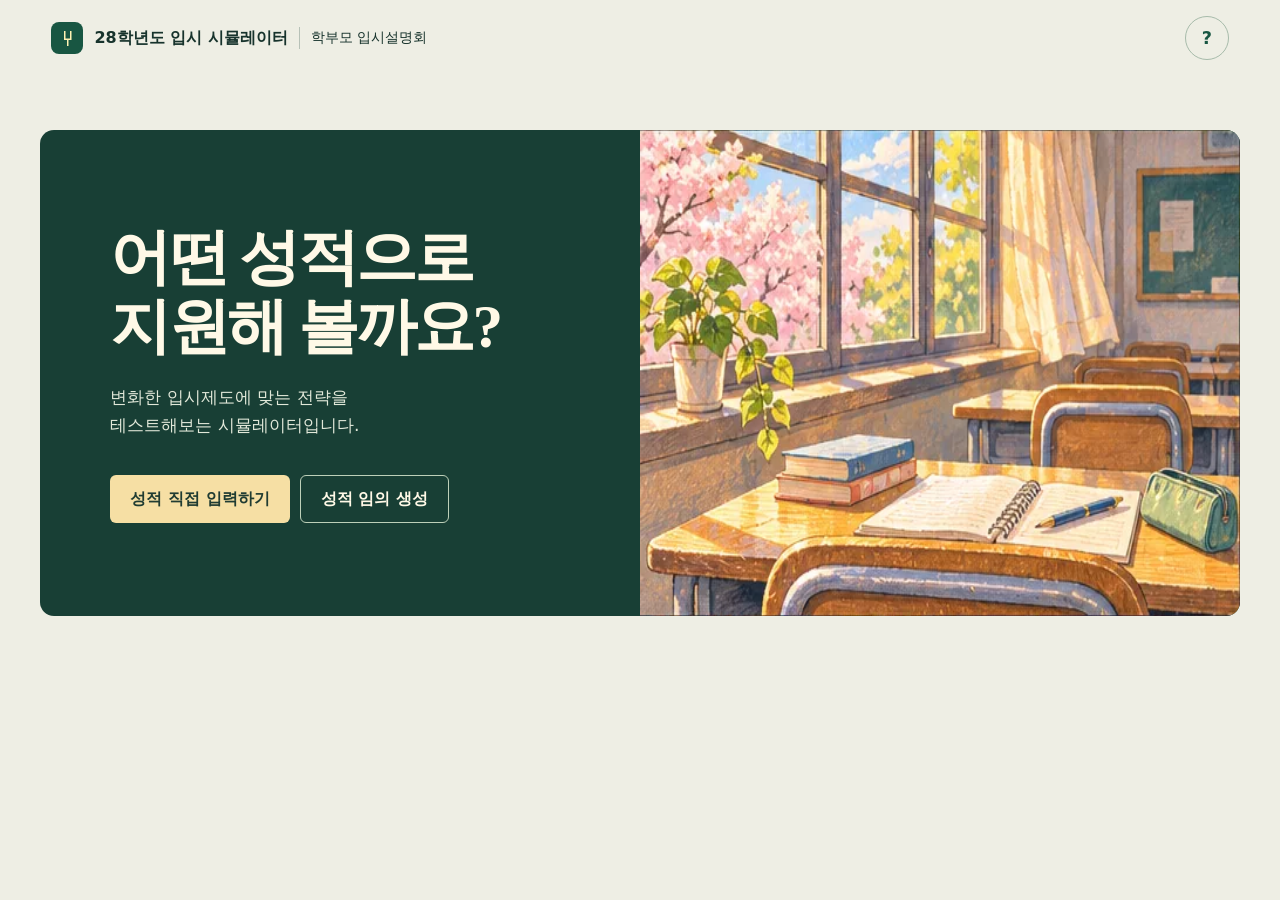
<file: part2.html>
<!doctype html>
<html lang="ko"><head><meta charset="utf-8"><meta name="viewport" content="width=device-width, initial-scale=1, viewport-fit=cover"><meta name="theme-color" content="#163e36"><title>28학년도 입시 시뮬레이터</title><link rel="stylesheet" href="sim.css?v=regular20"></head>
<body><header class="mast"><div class="brand"><span class="symbol" aria-hidden="true">⑂</span><b>28학년도 입시 시뮬레이터</b><span class="brandline">학부모 입시설명회</span></div><button class="entryHelp" data-act="help" aria-label="이용 도움말">?</button></header>
<section id="welcome" aria-labelledby="welcomeTitle">
  <div class="welcomeCopy">
    <h1 id="welcomeTitle" tabindex="-1">어떤 성적으로<br>지원해 볼까요?</h1>
    <p>변화한 입시제도에 맞는 전략을 테스트해보는 시뮬레이터입니다.</p>
    <div class="entryChoices"><a class="enterGame" href="#manual">성적 직접 입력하기</a><a class="enterGame secondary" href="#generate">성적 임의 생성</a></div>
  </div>
  <div class="art welcomeScene" aria-hidden="true"></div>
</section>
<section id="entryStep" aria-labelledby="entryTitle" hidden></section>
<main id="gameScreen" hidden><aside id="atlas" aria-label="학생의 입시 경로"></aside><section id="desk" aria-label="현재 상황과 선택"></section></main>
<dialog id="gradeDialog" aria-labelledby="gradeTitle">
  <header><h2 id="gradeTitle">고3 성적표</h2><button type="button" data-act="closeGrades" aria-label="성적표 닫기">×</button></header>
  <div id="gradeTables"></div><div class="gradeActions"><button class="primary" data-act="closeGrades" id="gradeContinue">닫고 원서 쓰기</button></div>
</dialog>
<div id="addedNotice" role="status" aria-live="polite"></div>
<dialog id="seminarInvite" aria-labelledby="seminarTitle" aria-describedby="seminarMessage" closedby="none">
<div class="seminarInvite">
<div><h2 id="seminarTitle">판동샘수학학원 입시설명회</h2><p id="seminarMessage">우리 아이의 학생부와 수능 성적, 어떤 전형에서 강점이 될까요? 설명회에서 지원 전략을 함께 살펴보세요.</p></div>
<!-- 접수가 열리면 아래 href를 실제 신청 주소로 교체하세요. -->
<div class="inviteActions"><a href="seminar.html">입시설명회 참여하기</a><button type="button" id="dismissInvite" autofocus>닫기</button><button type="button" id="hideInviteToday">오늘 하루 보지 않기</button></div>
</div>
</dialog>
<footer id="gameFooter" hidden><span>2030학년도 가상 대입</span><span id="persist"></span><button data-act="sources">출처와 시뮬레이션 가정</button></footer>
<dialog id="drawer" aria-labelledby="dialogTitle"><header><h2 id="dialogTitle"></h2><button data-act="close">닫기 ×</button></header><div id="dialogBody"></div></dialog>
<script src="sim-catalog.js?v=regular20"></script><script src="sim-engine.js?v=regular20"></script><script src="sim-ui.js?v=regular20"></script></body></html>
</file>
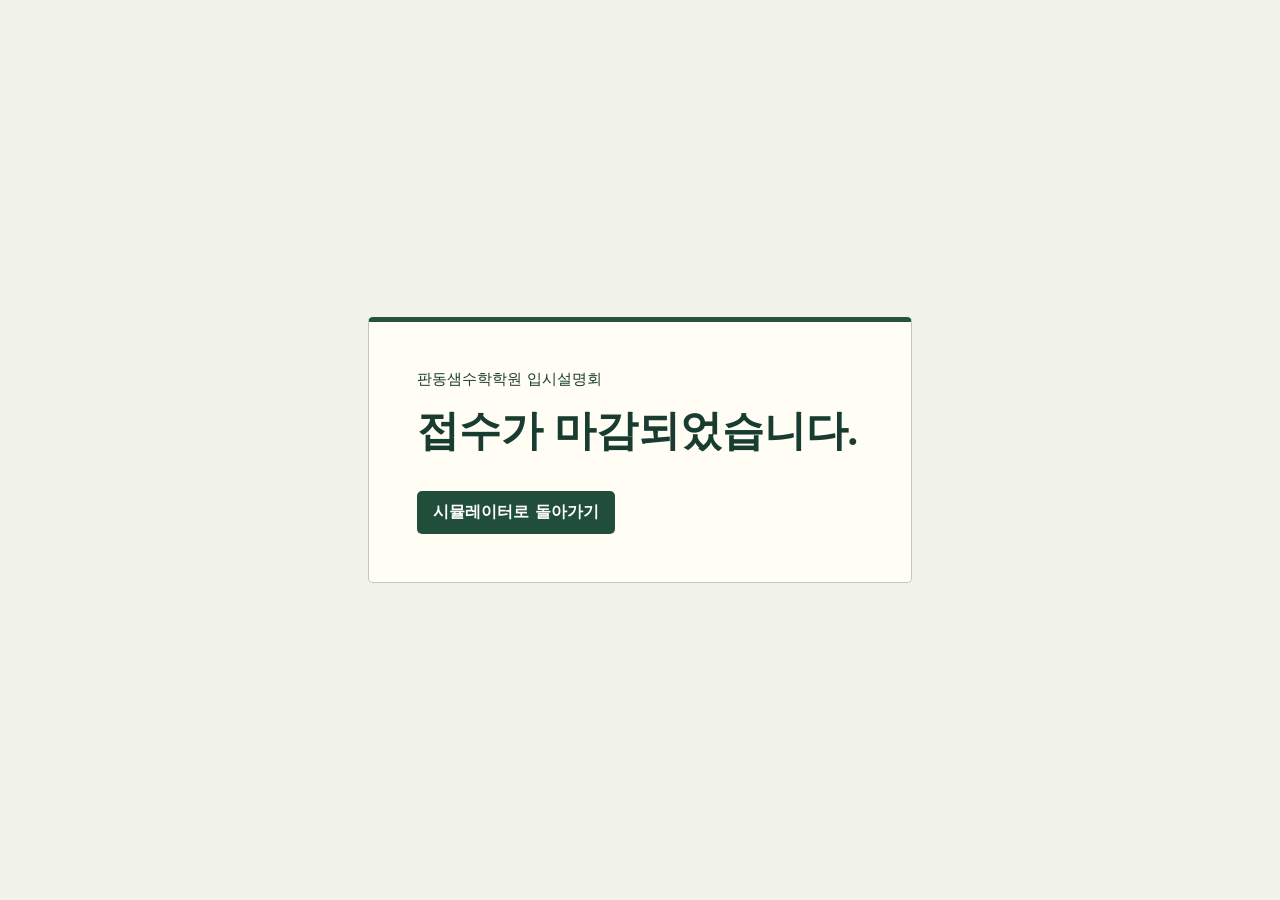
<file: seminar.html>
<!doctype html>
<html lang="ko">
<head>
<meta charset="utf-8">
<meta name="viewport" content="width=device-width,initial-scale=1">
<meta name="theme-color" content="#163e36">
<title>입시설명회 접수 마감 · 판동샘수학학원</title>
<style>
*{box-sizing:border-box}
body{margin:0;min-height:100vh;min-height:100svh;display:grid;place-items:center;padding:1.25rem;background:#f1f2e8;color:#193c31;font-family:system-ui,"Malgun Gothic",sans-serif;word-break:keep-all}
main{width:min(100%,34rem);padding:clamp(1.4rem,6vw,3rem);border:1px solid #bfc9b9;border-top:5px solid #29523d;background:#fffdf4;border-radius:5px}
p{margin:0;font-size:.94rem}
h1{margin:.9rem 0 2rem;font:700 clamp(1.7rem,6vw,2.65rem)/1.3 Batang,Georgia,serif}
a{display:inline-block;padding:.7rem 1rem;background:#214e3b;border-radius:5px;color:white;text-decoration:none;font-weight:650}
a:focus-visible{outline:3px solid #bb8021;outline-offset:3px}
</style>
</head>
<body><main>
<p>판동샘수학학원 입시설명회</p>
<h1>접수가 마감되었습니다.</h1>
<a href="part2.html#play">시뮬레이터로 돌아가기</a>
</main></body>
</html>
</file>
<file: style.css>
*{box-sizing:border-box}
:root{color-scheme:light;--paper:#f9f8f3;--ink:#112d31;--jade:#006f66;--bright:#bfef61;--rule:#cbd9d3;--pink:#a52457;--blue:#00778a;--gold:#fbebaa;--nav:60px}
html,body{margin:0;height:100%;font-family:"Inter","Pretendard","Apple SD Gothic Neo","Malgun Gothic",system-ui,sans-serif;color:var(--ink);background:#e4eae5}
button,a,input,select{font:inherit}button,a{touch-action:manipulation}button{color:inherit;cursor:pointer}button:focus-visible,a:focus-visible,input:focus-visible,select:focus-visible{outline:3px solid #de870c;outline-offset:3px}button:disabled{opacity:.35;cursor:default}
body{display:grid;grid-template-rows:49px minmax(0,1fr) var(--nav);height:100dvh;overflow:hidden}
.top,.dock{display:flex;align-items:center;gap:12px;padding:0 clamp(12px,3vw,56px);background:#fafbf6;border-color:var(--rule);z-index:2}
.top{border-bottom:1px solid var(--rule);justify-content:space-between;font-size:13px}.brand{display:flex;gap:10px;align-items:center;font-weight:800;letter-spacing:-.04em}.brand i{width:22px;height:21px;display:inline-block;background:repeating-linear-gradient(120deg,var(--jade) 0 3px,transparent 3px 6px);border-radius:2px}.topright,.tools,.moves{display:flex;align-items:center;gap:8px}.partlabel{font-size:12px;font-weight:650;color:#4b6761}
button{background:transparent;border:1px solid var(--rule);border-radius:7px;padding:.43rem .72rem}.dock{border-top:1px solid var(--rule);justify-content:space-between;position:relative}.progress{position:absolute;top:-2px;left:0;height:3px;background:var(--jade);transition:width .25s}.count{font-size:13px;min-width:55px;text-align:center;font-variant-numeric:tabular-nums}.moves button{font-size:21px;font-weight:700;padding:1px 12px;height:34px}.moves #next{background:var(--ink);color:white;border-color:var(--ink)}.tools button,.topright button{font-size:13px;font-weight:650}
main{overflow:auto;overscroll-behavior:contain;padding:clamp(6px,1.4vh,18px) 12px;display:flex;align-items:safe center;justify-content:safe center}
.slide{width:min(96vw,calc((100dvh - 136px)*1.77778),1720px);flex:none;min-width:300px;aspect-ratio:16/9;container-type:inline-size;background:var(--paper);position:relative;border:1px solid #c1cfc6;box-shadow:0 4px 20px #153a3012;display:flex;flex-direction:column;overflow:hidden;animation:paperIn .22s ease-out}
[hidden]{display:none!important}.sheetHead{margin:2.25cqw 3.3cqw 0;padding-bottom:1.15cqw;border-bottom:2px solid var(--ink);flex:none}.meta,.sheetFoot{display:flex;align-items:center;justify-content:space-between;gap:1em}.meta{font-size:.94cqw;font-weight:700;letter-spacing:.035em;color:#48726b}.meta span:first-child{color:var(--jade)}h1,h2,h3,p,figure,blockquote{margin:0}.sheetHead h1{font-size:clamp(17px,3.05cqw,56px);font-weight:800;letter-spacing:-.065em;line-height:1.14;margin-top:.58cqw;word-break:keep-all}.sheetFoot{font-size:.84cqw;color:#47645c;border-top:1px solid var(--rule);padding:.58cqw 0;margin:0 3.3cqw;flex:none}.sheetFoot b{color:var(--ink);font-variant-numeric:tabular-nums}.content{margin:1.05cqw 3.3cqw;flex:1;min-height:0;display:flex;flex-direction:column;justify-content:center;gap:.8cqw;font-size:1.45cqw}.content>h3,.tablegroup h3{font-size:1.35cqw;letter-spacing:-.045em}.content h3{margin-bottom:.28cqw}.legend{float:right;display:flex;gap:.45cqw;margin-top:-1.48cqw}.legend b{font-size:.82cqw;padding:.15cqw .55cqw;background:#a52457;color:white;border-radius:2px}.legend b:nth-child(2){background:#283735}.legend b:nth-child(3){background:#506b22}.native{border-collapse:separate;border-spacing:0;width:100%;font-size:1.36cqw;line-height:1.18;text-align:center;letter-spacing:-.025em;font-variant-numeric:tabular-nums}.native th,.native td{padding:.38cqw .28cqw;border-bottom:1px solid var(--rule);border-right:1px solid #ccdcd5;white-space:normal}.native td:last-child,.native th:last-child{border-right:0}.native thead th{background:#19564f;color:white;font-weight:750}.native thead tr:nth-child(2) th{background:#dce9e1;color:var(--ink)}.native tbody th{background:#e4eee8;font-weight:700}.native td{background:#fffefa}.native tr:nth-child(even) td{background:#f1f4ec}.native .red,.native .hot{color:var(--pink);font-weight:800}.native .lime{color:#526f16;font-weight:750}.native .aqua{color:var(--blue);font-weight:750}.native td.tintgold,.native th.tintgold{background:#f9edba}.native td.tintblue,.native th.tintblue{background:#d2edef}.columns,.types4,.zone,.scatter{display:flex;gap:1.1cqw;align-items:flex-start}.columns>*{flex:1;min-width:0}.columns .native{font-size:1.22cqw}.tablegroup h3{background:#e2ece3;border-top:3px solid var(--jade);padding:.5cqw;text-align:center}.tablegroup:nth-child(2) h3{border-color:#bd8f22}.tablegroup:nth-child(3) h3{border-color:#554a79}.ribbon{background:#193f3b;color:white;border-left:.55cqw solid var(--bright);padding:.64cqw 1.15cqw;font-size:1.35cqw;font-weight:650;line-height:1.35}.twostack{display:grid;gap:1.25cqw}.zone{align-items:stretch}.zone>div{flex:1}.zone>table{width:54%}.zone p{padding:1.25cqw;border-left:.5cqw solid #91ad29;background:#e8efc8;margin-bottom:.9cqw}.zone p:nth-child(2){background:#f8e2e9;border-color:#c95778}.zone p b{margin-left:1cqw}.compare{font-size:1.63cqw}.compare td,.compare th{padding:1.05cqw .6cqw}.region td:nth-child(7){background:#d9f0e7;font-weight:800}.region tbody tr:nth-child(-n+3) td:nth-child(6){background:#fbebbd}.region tbody tr:first-child td:nth-child(2),.region tbody tr:first-child td:nth-child(8){color:var(--pink);font-weight:800}
.itemlist{display:grid;gap:.68cqw}.itemlist>div{display:flex;align-items:baseline;gap:1.5cqw;padding:.8cqw 1cqw;border-bottom:1px solid var(--rule)}.itemlist>div:first-child{border-top:2px solid var(--ink)}.itemlist b{flex:0 0 auto;min-width:3.2cqw;font-size:1.55cqw;color:var(--jade)}.itemlist p{line-height:1.43;white-space:pre-line;word-break:keep-all;font-weight:540}.extract{font-size:1.66cqw;line-height:1.7;border-left:.5cqw solid #a4cd5b;padding:1.3cqw 2cqw;background:#eaf0e3}.terms td,.terms th{padding:.28cqw .3cqw}.chart{display:grid;gap:1.15cqw}.keys{display:flex;gap:.55cqw;justify-content:flex-end}.keys i{font-style:normal;padding:.25cqw .75cqw}.barrow{display:flex;align-items:center;gap:1.4cqw}.barrow>b{width:6cqw}.barrow>div{flex:1;display:flex}.barrow span{text-align:center;padding:.62cqw 0;min-width:0;font-weight:750}.k0{background:#184b47;color:white}.k1{background:#368382;color:white}.k2{background:#b9ded7;color:#154c46}.k3{background:#d9ea93;color:#283714}.axis{border-top:1px solid #a0b5ad;padding-top:.35cqw;margin-left:7.4cqw;display:flex;justify-content:space-between;font-size:1cqw}.bands,.letters{display:flex;width:100%;align-items:stretch}.bands>div,.letters span{background:#285e57;color:white;min-width:0;text-align:center;padding:1cqw .1cqw;border-right:1px solid #ffffff8c}.bands>div:nth-child(even),.letters span:nth-child(even){background:#438077}.bands b,.bands small{display:block}.bands small{font-size:1.1cqw;margin-top:.4cqw}.comparebands{padding:3.3cqw 0;display:grid;gap:4.3cqw;background:linear-gradient(90deg,transparent 10%,#d9e6cf 10% 34%,#daebe7 34% 66%,#d9e6cf 66% 90%,transparent 90%)}.comparebands .bands:last-child>div,.slide[data-n="34"] .bands>div{background:#e1c86e;color:#302d1f}.comparebands .bands:last-child>div:nth-child(even){background:#eddfa5}.scatter>table{width:51%}.scatter figure{flex:1}.scatter img{width:100%;display:block}.scatter figcaption{font-size:1.17cqw;text-align:center;font-weight:700}.types4 section{flex:1;min-width:0;align-self:stretch;border-top:.5cqw solid var(--jade);padding:.8cqw;background:#edf2e9}.types4 h3{font-size:1.65cqw}.types4 small{color:var(--jade);font-weight:800}.types4 p{font-size:1.27cqw;line-height:1.55}.types4 p b{color:#992751}.mini{font-size:.89cqw}.slide[data-n="15"] .native{font-size:1.07cqw}.slide[data-n="15"] .native :is(th,td){padding:.19cqw .15cqw}.slide[data-n="13"] .itemlist p,.slide[data-n="23"] .itemlist p{font-size:1.27cqw}
.hero,.divider,.contents,.end,.closing{height:100%;padding:4.8cqw 5.5cqw;position:relative}.hero,.divider{isolation:isolate;background:#103e38;color:#fbfaf0;overflow:hidden}.hero:after,.divider:after{content:"";position:absolute;right:-11%;top:-8%;width:42%;height:145%;background:repeating-linear-gradient(133deg,transparent 0 18px,#d4ff9b48 18px 20px,transparent 20px 33px);transform:skewX(-13deg);z-index:-1}.hero:before{content:"";position:absolute;top:4.7cqw;left:5.6cqw;width:11cqw;height:.5cqw;background:var(--bright)}.year{font-weight:850;letter-spacing:-.095em;font-size:16cqw;line-height:1.06;margin-top:2.2cqw;color:var(--bright)}.hero h1,.end h1{font-size:7.1cqw;letter-spacing:-.085em;line-height:1.12}.occasion{margin-top:2cqw;font-size:2.2cqw;font-weight:650;letter-spacing:-.04em}.authors{margin:4cqw 0 1cqw;font-size:1.4cqw;color:#cdded0}.authors b{color:white}.hero small,.divider small,.end small{font-size:1.2cqw}.contents h1{font-size:5cqw;letter-spacing:-.08em;margin:1.3cqw 0 2.4cqw}.contents small{color:var(--jade);font-weight:700}.contents a{display:flex;align-items:center;gap:2cqw;border-top:1px solid #bdcdc2;text-decoration:none;color:inherit;padding:1cqw .3cqw;font-size:2.05cqw;font-weight:650;letter-spacing:-.05em}.contents a b{font-size:1.4cqw;color:var(--jade)}.contents a span{margin-left:auto;color:var(--jade)}.divider{display:flex;flex-direction:column;justify-content:center;gap:1.8cqw}.divider small{color:#d0dfd2}.chapterNo{font-size:2.55cqw;color:var(--bright);font-weight:750;margin-top:2.2cqw}.divider h1{font-size:5.7cqw;line-height:1.12;letter-spacing:-.08em;max-width:83%}.divider blockquote{margin:2cqw 0;border-left:.38cqw solid var(--bright);padding-left:1.6cqw;font-size:2.5cqw;line-height:1.5;letter-spacing:-.045em}.closing,.end{display:flex;flex-direction:column;justify-content:center;gap:2.7cqw}.closing p,.end p{font-size:1.8cqw;line-height:1.8}.closing h1{font-size:4.3cqw;letter-spacing:-.065em}.end{background:#e6ebd3}.end h1{color:#2c583f}.end small{margin-top:3cqw}
.slide[data-n="17"] .native{font-size:1.1cqw}.slide[data-n="49"] .itemlist{gap:.3cqw}.slide[data-n="49"] .itemlist>div{padding:.38cqw .9cqw}.ratio tr:nth-child(n) td:nth-last-child(-n+4){background:#f6efcd}.slide[data-n="12"] .native{font-size:1.2cqw}
dialog{border:1px solid #c6d2c9;border-radius:14px;color:var(--ink);padding:0;width:min(720px,94vw);max-height:88dvh;background:#fafbf6;box-shadow:0 24px 96px #051c2d4d}dialog::backdrop{background:#0b262ab8}dialog .dialogHead{display:flex;gap:10px;align-items:center;justify-content:space-between;background:#f8faf4;border-bottom:1px solid var(--rule);padding:13px 18px;position:sticky;top:0;z-index:2}dialog h2{font-size:19px}dialog .inside{padding:16px 18px;line-height:1.6}dialog img{display:block;width:100%;height:auto}dialog.original{width:min(1500px,98vw)}dialog.original .inside{padding:4px}dialog a{color:#006858}.tocLinks{display:grid;gap:3px}.tocLinks a{display:flex;gap:12px;align-items:baseline;padding:7px 9px;text-decoration:none;border-bottom:1px solid var(--rule);font-size:14px;color:var(--ink)}.tocLinks a b{font-size:12px;color:var(--jade)}.tocLinks a[aria-current]{background:#d8edcf}.jumpParts{display:flex;gap:8px;flex-wrap:wrap;margin-bottom:14px}.jumpParts a{background:#dcece0;border-radius:5px;padding:4px 9px}.proofList{padding-left:20px}.proofList li{margin:.55rem 0}.proofList small{display:block;color:#4c635e}.sr{position:absolute;width:1px;height:1px;padding:0;margin:-1px;overflow:hidden;clip-path:inset(50%);white-space:nowrap;border:0}
.slide.mapSlide{background:#111f2a;border-color:#1b3742;color:#f4f6ea}.scene{height:100%;display:flex;flex-direction:column;padding:2.9cqw 4.1cqw 2cqw;gap:1.15cqw;background:radial-gradient(ellipse at 90% 0,#234449,transparent 55%)}.scenehead small,.story small{font-size:1.14cqw;color:#b9e8a3;font-weight:680;letter-spacing:.035em}.scenehead h1{font-size:3.8cqw;line-height:1.13;letter-spacing:-.07em;margin:.6cqw 0}.mapbox{display:flex;align-items:center;justify-content:center;background:radial-gradient(#68959940 1px,transparent 1px) 0 0 / 16px 16px;border-block:1px solid #49706f;overflow:hidden}.transit{width:100%;height:17.5cqw;display:block}.transit path{fill:none;stroke-width:5;stroke-linecap:round}.transit .base{stroke:#d9eece}.earlyline{stroke:#c3f26f}.lateline{stroke:#53c9ef}.transit.early .lateline,.transit.late .earlyline{opacity:.23}.station circle{fill:#142e32;stroke:#f6f6e8;stroke-width:2}.station.selected circle{fill:#fdc76e;stroke:#ffedd0;stroke-width:3}.station text{fill:#f8f9f1;font-size:14px;letter-spacing:-.03em;text-anchor:middle;font-weight:650}.transit .ripple{stroke:#fbd187;stroke-width:2;fill:none;transform-box:fill-box;transform-origin:center;animation:ripple 1.8s ease-out 2}.steptabs{display:flex;gap:.6cqw;flex-wrap:wrap}.steptabs button{color:#c9d8d6;border:1px solid #537071;border-radius:999px;background:#1b3039;font-size:1.23cqw;padding:.5cqw 1.05cqw}.steptabs button[aria-pressed=true]{color:#152c2c;background:var(--bright);border-color:var(--bright);font-weight:750}.story{margin:auto 0;display:grid;gap:1cqw;animation:paperIn .32s ease-out}.story h2{font-size:2.5cqw;letter-spacing:-.057em;line-height:1.25;margin:.25cqw 0 .55cqw}.story p{font-size:1.4cqw;line-height:1.56;color:#d6e3df;word-break:keep-all}.months,.equation,.forkbox,.materials,.calendar{display:flex;align-items:center;gap:1.2cqw;flex-wrap:wrap;border-top:1px solid #436466;padding-top:1cqw}.months span,.materials span,.equation small,.forkbox span{font-size:1.18cqw}.months b,.equation strong,.forkbox strong,.materials .on{color:var(--bright)}.equation b,.equation strong,.forkbox strong{font-size:2.05cqw}.equation i,.forkbox i{color:#8eaca9;font-style:normal}.materials span{padding:.5cqw .75cqw;border:1px solid #557074;border-radius:4px}.materials .on{border-color:var(--bright)}.calendar{display:grid;grid-template-columns:repeat(5,1fr);gap:.6cqw}.calendar>div{padding:.5cqw .85cqw;border-left:2px solid #b4dd73}.calendar :is(b,span,small){display:block}.calendar b{font-size:2cqw;color:#fcf5c0}.calendar span{font-size:1.07cqw}
@keyframes paperIn{from{opacity:.45;transform:translateY(4px)}to{opacity:1;transform:none}}@keyframes ripple{from{transform:scale(.65);opacity:.95}to{transform:scale(1.6);opacity:0}}
main.zoom{display:block}.zoom .slide{width:max(1120px,110vw);margin:0 auto}.zoom .native tbody th:first-child{position:sticky;left:0;z-index:1}
@media(max-height:550px) and (orientation:landscape){body{grid-template-rows:31px minmax(0,1fr) 36px}.slide{width:min(96vw,calc((100dvh - 76px)*1.77778))}main{padding:3px}.top,.dock{padding:0 12px}.tools button,.topright button{font-size:12px;padding:2px 8px}.moves button{height:29px}.partlabel{font-size:11px}}
@media(max-width:700px) and (orientation:portrait){
 body{grid-template-rows:46px minmax(0,1fr) calc(54px + env(safe-area-inset-bottom))}.top,.dock{padding-inline:10px;gap:5px}.dock{padding-bottom:env(safe-area-inset-bottom)}.topright,.tools,.moves{gap:4px}.partlabel{display:none}.tools button,.topright button{font-size:12px;padding:6px 7px}.moves button{padding:1px 8px}.count{min-width:42px;font-size:11px}.brand{font-size:12px}.brand i{width:17px;height:17px}
 main{display:block;padding:7px}.slide{width:100%;min-width:0;min-height:calc(100dvh - 120px);height:auto;aspect-ratio:auto;border-radius:4px;overflow:visible}.sheetHead{margin:16px 13px 0;padding-bottom:10px}.sheetHead h1{font-size:25px;line-height:1.17;margin-top:6px}.meta{font-size:10px}.legend{float:none;margin:6px 0 0;gap:4px}.legend b{font-size:10px;padding:1px 5px}.content{font-size:15px;gap:12px;margin:13px 11px;display:block;min-width:0;overflow-x:auto}.content>*+*{margin-top:11px}.content h3,.tablegroup h3{font-size:15px}.tablegroup h3{padding:6px 3px}.native,.columns .native,.slide[data-n="15"] .native,.slide[data-n="12"] .native,.slide[data-n="17"] .native{font-size:13px;line-height:1.28}.native th,.native td,.slide[data-n="15"] .native :is(th,td){padding:5px 4px}.native th:first-child{position:sticky;left:0;z-index:1}.native tbody th{white-space:nowrap}.native td{min-width:34px}.sheetFoot{font-size:10px;margin:10px 13px;padding:7px 0}.columns,.types4,.zone,.scatter{display:grid;gap:13px}.zone>table,.scatter>table{width:100%}.twostack{gap:12px}.ribbon{font-size:14px;padding:8px 10px}.itemlist{gap:0}.itemlist>div{padding:10px 2px;gap:10px;align-items:flex-start}.itemlist b{font-size:14px;min-width:24px}.itemlist p,.slide[data-n="13"] .itemlist p,.slide[data-n="23"] .itemlist p{font-size:14px;line-height:1.48}.extract{font-size:15px;padding:12px}.chart{gap:10px}.barrow>b{font-size:12px;width:41px}.barrow span{font-size:10px;padding:7px 0}.keys i,.axis{font-size:10px}.axis{margin-left:44px}.bands b,.letters span{font-size:12px}.bands small{font-size:10px}.comparebands{padding:30px 0;gap:38px}.zone p{font-size:16px;padding:10px}.types4 section{padding:10px}.types4 p,.types4 h3,.scatter figcaption{font-size:14px}.types4 small{font-size:12px}.hero,.divider,.contents,.end,.closing{flex:1;min-height:calc(100dvh - 125px);padding:32px 22px}.hero{display:flex;flex-direction:column;justify-content:center}.hero:before{top:32px;left:22px}.year{font-size:28cqw}.hero h1,.end h1{font-size:11cqw}.occasion{font-size:21px;margin:18px 0}.authors{font-size:14px;line-height:1.9;max-width:275px}.hero small,.divider small,.end small{font-size:12px}.contents h1{font-size:42px}.contents a{font-size:18px;padding:13px 0}.contents a b{font-size:14px}.chapterNo{font-size:20px}.divider h1{font-size:40px;max-width:100%}.divider blockquote{font-size:22px;padding-left:12px;margin:20px 0}.closing h1{font-size:30px}.closing p,.end p{font-size:16px}
 .scene{padding:20px 14px;min-height:calc(100dvh - 125px);gap:14px}.scenehead small,.story small{font-size:12px}.scenehead h1{font-size:28px;margin:6px 0}.mapbox{margin-inline:-7px}.transit{height:clamp(132px,41vw,220px)}.station text{font-size:17px}.steptabs{gap:5px}.steptabs button{font-size:13px;padding:5px 9px}.story{gap:12px;margin:0}.story h2{font-size:23px;margin:5px 0}.story p{font-size:15px}.months,.materials,.equation,.forkbox,.calendar{padding-top:12px;gap:6px}.materials span,.months span,.equation small,.forkbox span,.calendar small,.calendar span{font-size:12px}.equation b,.equation strong,.forkbox strong,.calendar b{font-size:18px}.calendar{grid-template-columns:repeat(3,1fr);row-gap:10px}.calendar>div{padding:3px 6px}
 main.zoom .slide{width:100%;margin:0}.zoom .content{font-size:18px}.zoom .native,.zoom .columns .native{font-size:17px}.zoom .native td{min-width:55px}.zoom .itemlist p{font-size:18px}
}
@media(prefers-reduced-motion:reduce){*,*:before,*:after{animation:none!important;transition:none!important;scroll-behavior:auto!important}}


.distribution{table-layout:fixed}.distribution thead tr:first-child th:first-child{width:32%}.distribution thead tr:first-child th:nth-child(2){width:18%}.distribution thead tr:first-child th:nth-child(3){width:50%}.grades{display:flex;justify-content:space-around;font-size:.95em}.native .plotcell{position:relative;padding:0;overflow:hidden}.dotrow{position:absolute;inset:0;overflow:hidden;background:#ffeac4}.dotrow img{display:block;position:absolute;width:100%;height:1500%;left:0}.scenehead h1,.story h2{word-break:keep-all;text-wrap:balance}.transit .trail{stroke:#ffdb92;stroke-width:3;stroke-dasharray:1;stroke-linecap:round;filter:drop-shadow(0 0 2px #ffc45c)}.typegrid{display:grid;grid-template-columns:repeat(4,1fr);border-block:1px solid #4f6e70}.typegrid>div{padding:.9cqw;border-right:1px solid #476064}.typegrid>div:last-child{border-right:0}.typegrid .active{background:#d2ef98;color:#152e2c}.typegrid :is(b,small,span){display:block}.typegrid span{font-size:1.05cqw}.typegrid b{font-size:1.5cqw;margin:.3cqw 0}.typegrid small{font-size:1.1cqw;color:inherit;font-weight:450}.scoreSplit{display:flex;height:5.1cqw;align-items:stretch}.scoreSplit>div{width:60%;display:flex;align-items:center;gap:1.2cqw;background:#bfece6;color:#113d40;padding:.3cqw 1.3cqw}.scoreSplit>div+div{width:40%;background:#c3ed79}.scoreSplit b{font-size:3.4cqw;line-height:1}.scoreSplit span{font-weight:700}.branchrail{display:flex;align-items:center;font-size:1.4cqw;gap:1cqw}.branchrail>b{font-size:1.6cqw}.branchrail>i{width:4cqw;height:2px;background:#efd394}.branchrail>div{display:flex;gap:.6cqw}.branchrail span{border:1px solid #567070;color:#b5c4c0;border-radius:3px;padding:.75cqw 1.4cqw}.branchrail .lit{background:#d5ef9c;color:#172d29;font-weight:750;border-color:#d5ef9c}.inkEm{color:#9d2353;font-weight:750}.inkAqua{color:#007087;font-weight:750}.native strong{color:var(--pink)}.slide[data-n="10"] .comparebands{position:relative}.slide[data-n="10"] .comparebands:before,.slide[data-n="10"] .comparebands:after{content:"";position:absolute;top:3.1cqw;height:5.8cqw;width:5.7%;border:2px solid #3798c2;background:#499dc325;pointer-events:none}.slide[data-n="10"] .comparebands:before{left:34%}.slide[data-n="10"] .comparebands:after{left:60%;border-color:#a93378;background:#b7297425}.slide[data-n="34"] .letters:first-of-type span:nth-child(-n+2){box-shadow:inset 0 0 0 2px #dc739f}.slide[data-n="34"] .letters:last-child span:first-child{background:#587a38}
@media(max-width:700px) and (orientation:portrait){.distribution{min-width:720px}.typegrid{grid-template-columns:repeat(2,1fr)}.typegrid>div{padding:7px 9px}.typegrid span,.typegrid small{font-size:11px}.typegrid b{font-size:15px}.scoreSplit{height:52px}.scoreSplit b{font-size:28px}.scoreSplit span{font-size:13px}.branchrail{font-size:12px;gap:5px}.branchrail>b{font-size:13px}.branchrail>i{width:10px}.branchrail span{padding:6px 5px}.slide[data-n="10"] .comparebands:before,.slide[data-n="10"] .comparebands:after{top:29px;height:38px}}


@media (max-width:700px) and (orientation:portrait){
  main:not(.zoom):has(.slide[data-n="1"]:not([hidden])){display:grid;align-items:center}
  main:not(.zoom) .slide[data-n="1"]{min-height:0;aspect-ratio:16 / 9;overflow:hidden}
  main:not(.zoom) .hero{display:block;min-height:0;padding:4.8cqw 5.5cqw}
  main:not(.zoom) .hero:before{top:4.7cqw;left:5.6cqw}
  main:not(.zoom) .hero .year{font-size:16cqw}
  main:not(.zoom) .hero h1{font-size:7.1cqw}
  main:not(.zoom) .hero .occasion{font-size:2.2cqw;margin:2cqw 0 0}
  main:not(.zoom) .hero .authors{font-size:1.4cqw;margin:4cqw 0 1cqw;line-height:normal}
}

/* Printed-table shading and text denote independent categories. */
.slide[data-n="8"] .source-group-1{--group-paper:#fbe6d5}
.slide[data-n="8"] .source-group-2{--group-paper:#fffefa}
.slide[data-n="8"] .source-group-3{--group-paper:#d4eaf6}
.slide[data-n="8"] .native tbody tr>:is(th,td){background:var(--group-paper)}
.slide[data-n="12"] .terms tbody td{background:white}
.slide[data-n="12"] .terms .term-cream td{background:#fff6dd}
.slide[data-n="12"] .terms .term-peach td{background:#fde2cf}
.slide[data-n="12"] .terms tbody th{background:#f1f1f1}
.slide[data-n="12"] .terms tbody tr:nth-child(7) th{background:#e9f4f6}
.slide[data-n="12"] .terms td:last-child .inkEm{color:inherit;font-weight:inherit}
.slide .legend .med-key{background:#713c91}
.native td.med-min{color:#713c91;font-weight:800}
.slide .legend .science-key{background:#196136}
.slide[data-n="20"] tbody td{background:#fffefa;color:var(--ink);font-weight:500}
.slide[data-n="20"] tbody tr td:last-child{background:#fcf4df}
.science-ink{color:#196136;font-weight:800}
.subject-ink{color:#007080;font-weight:750}
.slide[data-n="21"] .native tbody tr>td{background:#fffefa}
.slide[data-n="21"] .native tbody tr>th,.slide[data-n="21"] .native tbody tr>td:last-child{background:#e8f2f5}
.slide[data-n="21"] .native tbody tr.linked-cohort>:is(th,td){background:#e0edc6}
.slide[data-n="21"] .columns>div:nth-child(2) .tablegroup:last-child h3{background:#f8e9ad;border-color:#ac821e}
.aligned-scroll{width:100%;overflow:auto}
.slide .aligned-admissions{table-layout:fixed;font-size:1.24cqw}
.slide .aligned-admissions th,.slide .aligned-admissions td{padding:.37cqw .21cqw;overflow-wrap:anywhere}
.slide .aligned-admissions thead tr:first-child th{background:#f4e8bc;color:var(--ink);border-top:2px solid #a48323}
.slide .aligned-admissions thead tr:first-child th:last-child{background:#e2e9e4;border-color:#62766b}
.slide .aligned-admissions thead tr:nth-child(2) th:nth-child(n+6){background:#dce4df}
.slide .aligned-admissions .table-gap,.slide .aligned-admissions .table-missing{background:var(--paper);border:none;padding:0}
.grade-figure{margin:0;font-variant-numeric:tabular-nums}
.grade-figure figcaption{display:flex;align-items:baseline;justify-content:space-between;margin-bottom:2.3cqw;font-size:1.6cqw;font-weight:750}
.grade-figure figcaption span{font-size:1.15cqw;color:#47605c;font-weight:500}
.grade-rows{display:grid;grid-template-columns:8.4cqw minmax(0,1fr);align-items:stretch}
.grade-rows h3{display:flex;align-items:center;font-size:1.85cqw;letter-spacing:-.035em;margin:0}
.grade-band{display:grid;min-height:7.9cqw}
.grade-band>div{background:#e4eae4;color:#1d3431;display:flex;align-items:center;justify-content:center;flex-direction:column;border-right:1px solid var(--paper);min-width:0}
.grade-band>div:nth-child(even){background:#d6e1da}
.grade-band b{font-size:2.05cqw;line-height:1.2;letter-spacing:-.03em}
.grade-band small{font-size:1.14cqw;margin-top:.3cqw}
.grade-rows h3:nth-last-child(2)+.grade-band>div{background:#e7e4d2}
.grade-rows h3:nth-last-child(2)+.grade-band>.widest{background:#204e49;color:white}
.grade-band .widest b{font-size:3.05cqw}
.grade-bridge{grid-column:2;position:relative;height:4.1cqw}
.grade-bridge>div{position:absolute;left:34%;width:32%;inset-block:0;display:grid;grid-template-columns:6fr 20fr 6fr}
.grade-bridge span{display:grid;place-items:center;font-size:1.2cqw;font-weight:700;color:#30413a;background:#e0eae2}
.grade-bridge span:first-child{background:#d3e4ff;color:#184c83;border-block:2px solid #3978b7}
.grade-bridge span:last-child{background:#f7dce2;color:#872c44;border-block:2px solid #b74c67}
.grade-takeaway{margin:2cqw 0 1.3cqw 8.4cqw;font-size:1.5cqw;line-height:1.55;color:#39524d;word-break:keep-all}
.grade-takeaway b{color:var(--ink);margin-right:.35em}
.distribution .grades{display:grid;grid-template-columns:repeat(9,1fr)}
.distribution thead tr:last-child th:last-child{padding-inline:0}
.distribution .distribution-row{position:absolute;width:100%;height:100%;inset:0;display:block;background:#faf6e9;fill:none}
.distribution-row .plot-grid{stroke:#a8aaa0;stroke-width:1;stroke-dasharray:4 3}
.distribution-row .plot-circles{stroke:#087352;stroke-width:1.9}
.distribution-row .plot-crosses{stroke:#9c372c;stroke-width:1.8;stroke-linecap:round}
.slide[data-n="35"]{--zone-col:#378344;--zone-row:#b63864}
.slide[data-n="35"] .zone>div>p{background:#e0efda;border-color:var(--zone-col)}
.slide[data-n="35"] .zone>div>p:nth-child(2){background:#f6e3ea;border-color:var(--zone-row)}
.zone-direction{display:block;font-size:1.07cqw;font-weight:700;line-height:1.35;margin-bottom:.28cqw}
.slide[data-n="35"] .zones{table-layout:fixed}
.slide[data-n="35"] .zones tr>:first-child{width:21%}
.slide[data-n="35"] .zones [data-zone],.slide[data-n="35"] .zones th{position:relative}
/* Shared by the overview matrix and the full-size Zone example. */
.native.zones td[data-zone="1"] { --zone-paper: #dce9ac; }
.native.zones td[data-zone="2"] { --zone-paper: #f9dc93; }
.native.zones td[data-zone="3"] { --zone-paper: #e2dcf0; }
.native.zones td[data-zone="4"] { --zone-paper: #d5ebee; }
.native.zones td[data-zone="5"] { --zone-paper: #f8edcc; }
.native.zones td[data-zone="6"] { --zone-paper: #f4d0d1; }
.native.zones td[data-zone="7"] { --zone-paper: #e8e9df; }
.native.zones td[data-zone="8"] { --zone-paper: #b6dce7; }
.native.zones td[data-zone="9"] { --zone-paper: #c6c3d4; }
.native.zones td[data-zone] { background: var(--zone-paper); }
.zones .zone-col::before,.zones .zone-row::after{content:"";position:absolute;pointer-events:none;z-index:1}
.zones .zone-col::before{background:var(--zone-col);width:max(3px,.34cqw);top:-1px;bottom:-1px;left:10%}
.zones .zone-row::after{background:var(--zone-row);height:max(3px,.34cqw);left:-1px;right:-1px;top:17%}
.zones thead .zone-col::before{top:16%;border-radius:3px 3px 0 0}
.zones tbody tr:nth-child(2) .zone-col::before{bottom:15%;border-radius:0 0 3px 3px}
.zones th.zone-row::after{left:14%;border-radius:3px 0 0 3px}
.zones tr:first-child td.zone-row:nth-child(3)::after{right:10%;border-radius:0 3px 3px 0}
@media(max-width:700px) and (orientation:portrait){
 .slide .aligned-admissions{font-size:13px;min-width:780px}
 .slide .aligned-admissions th,.slide .aligned-admissions td{padding:5px 4px}
 .grade-figure figcaption{font-size:16px;gap:8px;margin-bottom:15px}
 .grade-figure figcaption span{font-size:11px}
 .grade-rows{grid-template-columns:100%}
 .grade-rows h3{font-size:15px;margin:0 0 5px}
 .grade-rows h3:nth-last-child(2){margin:3px 0 5px}
 .grade-band{min-height:53px}
 .grade-band b{font-size:15px}.grade-band small{font-size:9px}
 .grade-band .widest b{font-size:22px}
 .grade-bridge{grid-column:1;height:26px}
 .grade-bridge span{font-size:11px}
 .grade-takeaway{margin:12px 0;font-size:14px}
 .zone-direction{font-size:12px}
}

.slide[data-n="35"] .zone [data-zone-key]{color:var(--ink)}
.slide[data-n="35"] [data-zone-key="1"]{background:#eef1d0}
.slide[data-n="35"] [data-zone-key="2"]{background:#f9dc93}
.slide[data-n="35"] [data-zone-key="3"]{background:#e2dcf0}
.slide[data-n="35"] [data-zone-key="4"]{background:#d5ebee}

/* Data and keys share semantic ink. Cell shading is independent of the glyph color. */
:root{
  --ref-minimum:#a52457; --ref-medical:#713c91; --ref-science:#196136;
  --ref-record:#006c85; --ref-subject:#007080; --ref-plain:var(--ink,#112d31);
}
.legend [data-legend="minimum"],[data-source-ink="minimum"]{--reference-ink:var(--ref-minimum)}
.legend [data-legend="plain"]{--reference-ink:var(--ref-plain)}
.legend [data-legend="medical"],[data-source-ink="medical"]{--reference-ink:var(--ref-medical)}
.legend [data-legend="record"],[data-source-ink="record"]{--reference-ink:var(--ref-record)}
.legend [data-legend="science"],[data-source-ink="science"]{--reference-ink:var(--ref-science)}
[data-source-ink="subject"]{--reference-ink:var(--ref-subject)}
[data-source-ink="blue-note"]{--reference-ink:#344d82}
[data-source-ink="total"],[data-source-ink="coral"]{--reference-ink:#9c3c40}
[data-source-ink="on-dark"],[data-source-ink="header-focus"]{--reference-ink:#ffdc81}
.slide .legend b[data-legend]{background:var(--reference-ink);color:#fff}
.slide .content [data-source-ink]{color:var(--reference-ink);font-weight:750}
[data-source-paper="white"]{--reference-paper:#fffefa}
[data-source-paper="blue"]{--reference-paper:#e8f2f5}
[data-source-paper="sky"]{--reference-paper:#c1e4f3}
[data-source-paper="cream"]{--reference-paper:#fcf3df}
[data-source-paper="lemon"]{--reference-paper:#f6f3ad}
[data-source-paper="gold"]{--reference-paper:#f9dc86}
[data-source-paper="peach"]{--reference-paper:#f9e2d0}
[data-source-paper="pink"]{--reference-paper:#f5d5e2}
[data-source-paper="lilac"]{--reference-paper:#e3dff1}
[data-source-paper="gray"]{--reference-paper:#e6e6e2}
.slide[data-n] .content .native tr>[data-source-paper],
.slide[data-n] .content .itemlist>[data-source-paper]{background:var(--reference-paper)}
.slide[data-n="34"] .itemlist+.letters span:nth-child(-n+2){background:#91466a;color:#fff}
.slide[data-n="34"] .letters span:nth-child(3){color:#ffdf85;font-weight:750}


[data-source-paper="mint"]{--reference-paper:#d9e9d4}
.slide[data-n="29"] thead th{background:#d5e9ed;color:#213d42}
.slide[data-n="6"] mark.inkEm{color:#252e2a;background:#f9df8c}

.academy-cover{position:absolute;inset:0;display:flex;flex-direction:column;align-items:flex-start;justify-content:center;isolation:isolate;overflow:hidden;padding:4.8cqw 6.4cqw;background:#103c37;color:#fffdf1}
.cover-art{position:absolute;inset:0;z-index:-1;overflow:hidden;background:linear-gradient(118deg,#0c332f 12%,#134941 68%,#255d50)}
.cover-art i{position:absolute;right:-23cqw;bottom:-53cqw;width:80cqw;aspect-ratio:1;border:1.25cqw solid #b9d98c;border-radius:50%;opacity:.6}
.cover-art i:nth-child(2){right:-17cqw;bottom:-47cqw;width:68cqw;border-width:.18cqw;opacity:.8}
.cover-art i:nth-child(3){right:-11cqw;bottom:-41cqw;width:56cqw;border-width:3cqw;opacity:.2}
.cover-edition,.cover-speaker{font-size:1.65cqw;font-weight:650;letter-spacing:.015em}
.cover-edition{position:absolute;top:5cqw;left:6.4cqw;color:#d8edbc}.cover-edition span{margin-left:1.2cqw;padding-left:1.2cqw;border-left:1px solid #93b49c}
.academy-cover h1{font-size:8.3cqw;letter-spacing:-.065em;line-height:1.16;font-weight:820}
.academy-cover h1 span{display:block;font-size:4.55cqw;font-weight:600;margin-bottom:.5cqw;letter-spacing:-.04em}
.cover-sub{font-size:2cqw;margin-top:2.2cqw;letter-spacing:-.03em;color:#e0ecd8}
.cover-speaker{position:absolute;bottom:5cqw;left:6.4cqw;border-top:.18cqw solid #84a899;padding-top:1cqw;min-width:20cqw;font-size:2.05cqw}
.cover-speaker span{font-size:1.28cqw;margin-right:1cqw;color:#c4d9bf}
.family-inner{position:absolute;inset:0;display:flex;flex-direction:column;padding:2.1cqw 4.2cqw 1.25cqw;color:#173b36;background:#faf9f2;line-height:1.36;word-break:keep-all}
.family-inner header p,.family-inner footer{display:flex;justify-content:space-between;color:#41635b;font-size:1.08cqw;font-weight:650}
.family-inner h1{font-size:3.2cqw;line-height:1.2;letter-spacing:-.055em;margin:.5cqw 0 .95cqw}
.family-inner nav{display:flex;border-block:1px solid #afc4b9}
.family-inner nav button{flex:1;border:0;border-right:1px solid #ced8cf;border-radius:0;font-size:1.45cqw;font-weight:700;padding:.68cqw .2cqw}
.family-inner nav button:last-child{border-right:0}.family-inner nav button[aria-pressed=true]{background:#19544b;color:#fff}
.family-panel{flex:1;min-height:0;padding:1.45cqw 0 .7cqw;display:flex;flex-direction:column;justify-content:center;gap:1.05cqw}
.family-panel h2{font-size:2.65cqw;letter-spacing:-.055em;line-height:1.22}
.family-panel h3{font-size:2.05cqw;letter-spacing:-.05em;margin:0}.family-panel h4{font-size:1.5cqw;margin:1.4cqw 0 .45cqw}
.guide-pair{display:grid;grid-template-columns:1.16fr 1fr;gap:2.7cqw;align-items:stretch}
.cohorts{width:100%;border-collapse:collapse;margin-top:.9cqw;font-size:1.52cqw;font-variant-numeric:tabular-nums}
.cohorts :is(th,td){text-align:left;padding:.42cqw .8cqw;border-bottom:1px solid #cad7cd}
.cohorts thead{font-size:1.24cqw;background:#e2e9dc}.cohorts tbody tr:nth-child(2){color:white;background:#226453;font-weight:750}
.cohorts tbody tr:nth-last-child(-n+2){background:#fbefd4}
.guide-pair aside,.guide-plans article{background:#e9eee2;padding:1.7cqw 2cqw}
.family-panel p,.family-panel li,.family-panel dd{font-size:1.53cqw;line-height:1.45}
.guide-pair aside p,.guide-plans article p{margin-top:.55cqw}.family-panel ul{padding-left:1.45cqw;margin:.45cqw 0 0}.family-panel ul li+li{margin-top:.37cqw}
.family-panel .guide-note{margin-top:.45cqw;padding:.8cqw 1.1cqw;border-left:.35cqw solid #bc903a;background:#f4ecd8;font-size:1.38cqw}
.family-inner footer{margin-top:auto;padding-top:.45cqw;border-top:1px solid #c3cfc2;font-size:.98cqw}
.guide-dates,.guide-summary{margin:.3cqw 0 0;padding:0;list-style:none}
.guide-dates li,.guide-summary div{display:grid;align-items:center;grid-template-columns:15cqw 13cqw 1fr;gap:1.4cqw;border-bottom:1px solid #c5d2c9;padding:1.02cqw .8cqw}
.guide-dates li:nth-child(3){background:#e2ebcb}.guide-dates strong,.guide-summary dt{color:#175648;font-size:1.95cqw;font-weight:750}.guide-dates b{font-size:1.4cqw}
.guide-issues,.guide-plans{display:grid;grid-template-columns:1fr 1fr;gap:1.1cqw}
.guide-issues>div{border-top:.22cqw solid #738f7d;background:#e7eee2;padding:1.3cqw 1.7cqw}.guide-issues small{display:block;font-size:1.2cqw;color:#426758;margin-bottom:.4cqw}
.guide-plans{gap:1.8cqw}.guide-plans article{border-top:.32cqw solid #267157}.guide-plans article+article{background:#f4ecd8;border-color:#b58731}.guide-plans ul{margin-top:1.2cqw}.guide-plans li{padding:.25cqw 0}
.guide-summary div{grid-template-columns:21cqw 1fr;padding:1.4cqw 1cqw}.guide-summary dd{margin:0}
@media(prefers-reduced-motion:no-preference){.family-panel:not([hidden]){animation:paperIn .2s ease-out}}
@media(max-width:700px) and (orientation:portrait){
 main:not(.zoom):has(.slide[data-n="1"]:not([hidden])),main:not(.zoom):has(.family-guide:not([hidden])){display:flex;align-items:center;justify-content:center}
 main:not(.zoom) .slide[data-n="1"],main:not(.zoom) .family-guide{width:100%;height:auto;min-height:0;aspect-ratio:16/9;overflow:hidden}
 .zoom .slide[data-n="1"],.zoom .family-guide{aspect-ratio:16/9;min-height:0}
}

/* Part 1 reading cues. The base rules are also the reduced-motion and print state. */
body[data-former-map-count] .slide,
body[data-former-map-count] .family-panel:not([hidden]) { animation: none; }
[data-cue] {
  --cue-delay: 100ms;
  --cue-ease: cubic-bezier(.22,.68,.22,1);
}
[data-cue="line"] {
  --cue-length: 100%;
  background-image: linear-gradient(currentColor,currentColor);
  background-repeat: no-repeat;
  background-position: left bottom;
  background-size: var(--cue-length) max(1.5px,.09em);
  -webkit-box-decoration-break: clone;
  box-decoration-break: clone;
}
.cover-sub [data-cue="line"] { --cue-length: min(5em,100%); }
[data-cue]:not([data-cue="line"]) { position: relative; }
[data-cue]:not([data-cue="line"])::after {
  content: "";
  position: absolute;
  inset: 0;
  z-index: 1;
  pointer-events: none;
}
[data-cue="sweep"]::after, [data-cue="finish"]::after, [data-cue="down"]::after {
  background: rgba(41,131,111,.13);
  box-shadow: inset 0 -2px #367c6a;
}
[data-cue="down"]::after { box-shadow: inset 2px 0 #367c6a; }
[data-cue="ring"]::after, [data-cue="finish"]::after {
  box-shadow: inset 0 0 0 2px #236a5c, inset 0 0 0 3px #ffffffe0;
}
@keyframes cue-underline {
  from { background-size: 0 max(1.5px,.09em); }
  to { background-size: var(--cue-length) max(1.5px,.09em); }
}
@keyframes cue-right { from { clip-path: inset(0 100% 0 0); } to { clip-path: inset(0); } }
@keyframes cue-down { from { clip-path: inset(0 0 100% 0); } to { clip-path: inset(0); } }
@keyframes cue-outline { from { opacity: 0; } to { opacity: 1; } }
@keyframes cue-zone-fill { from { background-color: #eef1d0; } to { background-color: var(--zone-paper); } }

@media screen and (prefers-reduced-motion: no-preference) {
  .cue-active [data-cue="line"] {
    animation: cue-underline 350ms var(--cue-ease) var(--cue-delay) both;
  }
  .cue-active [data-cue]:not([data-cue="line"])::after {
    animation: var(--cue-reveal, cue-right) 320ms var(--cue-ease) var(--cue-delay) both;
  }
  .cue-active [data-cue="down"]::after { --cue-reveal: cue-down; }
  .cue-active [data-cue="ring"]::after { --cue-reveal: cue-outline; }

  /* Each segment runs inside its own matrix cell and follows it when zoomed. */
  .slide[data-n="35"].cue-active .zones .zone-col::before { animation: cue-down 125ms linear 100ms both; }
  .slide[data-n="35"].cue-active .zones tbody tr:first-child .zone-col::before { animation-delay: 225ms; }
  .slide[data-n="35"].cue-active .zones tbody tr:nth-child(2) .zone-col::before { animation-delay: 350ms; }
  .slide[data-n="35"].cue-active .zones .zone-row::after { animation: cue-right 125ms linear 450ms both; }
  .slide[data-n="35"].cue-active .zones td.zone-col.zone-row::after { animation-delay: 575ms; }
  .slide[data-n="35"].cue-active .zones td.zone-row:not(.zone-col)::after { animation-delay: 700ms; }
  .slide[data-n="35"].cue-active .zones [data-zone="1"] { animation: cue-zone-fill 310ms ease-out 825ms both; }
}
@media print {
  [data-cue], .zones { -webkit-print-color-adjust: exact; print-color-adjust: exact; }
}

/* Entry cues for the grade guide and the first minimum-score legend. */
.family-topic {
  align-self: flex-start;
  padding: .32cqw .9cqw;
  background: #19544b;
  color: white;
  font-size: 1.45cqw;
  font-weight: 700;
}
.cohorts .reform-possible { background-color: #fbefd4; }
.legend-intro [data-legend="minimum"], .legend-intro [data-source-ink="minimum"] { --entry-delay: 500ms; }
.legend-intro [data-legend="plain"], .legend-intro [data-source-ink="plain"] { --entry-delay: 1450ms; }
.legend-intro [data-legend="medical"], .legend-intro [data-source-ink="medical"] { --entry-delay: 2400ms; }
.slide.legend-intro .content [data-source-ink="plain"] { --reference-ink: var(--ref-plain); font-weight: inherit; }

@keyframes grade-fill { from { background-size: 0% 100%; } to { background-size: 100% 100%; } }
@keyframes legend-appear { from { opacity: 0; } to { opacity: 1; } }
@keyframes legend-ink { from { color: #111; } to { color: var(--reference-ink); } }
@keyframes plain-underline {
  0%, 100% { text-decoration-color: transparent; }
  35%, 70% { text-decoration-color: currentColor; }
}
@media screen and (prefers-reduced-motion: no-preference) {
  .family-guide:not([hidden]) .cohorts tr.reform-possible {
    background: linear-gradient(#fbefd4, #fbefd4) left center / 100% 100% no-repeat;
    animation: grade-fill 850ms ease-out both;
  }
  .legend-intro:not([hidden]) [data-legend] {
    animation: legend-appear 330ms ease-out var(--entry-delay) both;
  }
  .legend-intro:not([hidden]) [data-source-ink] {
    animation: legend-ink 420ms ease-out var(--entry-delay) both;
  }
  .legend-intro:not([hidden]) [data-source-ink="plain"] {
    text-decoration: underline transparent;
    text-underline-offset: .12em;
    animation: legend-ink 420ms ease-out var(--entry-delay) both,
               plain-underline 850ms ease-in-out var(--entry-delay) both;
  }
}
</file>
<file: part1-mobile.css>
/* Phone reading layout for the Part 1 deck. */
@media screen and (pointer: coarse) and (max-width: 700px), screen and (pointer: coarse) and (orientation: landscape) and (max-height: 550px) and (max-width: 1000px) {
  body[data-former-map-count] {
    grid-template-rows: auto minmax(0, 1fr) auto;
    -webkit-text-size-adjust: 100%;
    text-size-adjust: 100%;
  }
  .top, .dock { padding: 3px max(8px, env(safe-area-inset-right)) 3px max(8px, env(safe-area-inset-left)); gap: 4px; }
  .dock { padding-bottom: max(3px, env(safe-area-inset-bottom)); flex-wrap: wrap; }
  .topright, .moves, .tools { gap: 3px; }
  .topright button, .tools button, .moves button { min-height: 36px; padding: 4px 7px; font-size: 13px; }
  .moves button { min-width: 36px; font-size: 20px; }
  .count { min-width: 45px; font-size: 12px; }
  .brand { font-size: 13px; }
  .partlabel { display: none; }
  body main, body main.zoom, body main:not(.zoom):has(.slide:not([hidden])) {
    display: block; padding: 6px; min-width: 0; overflow: auto;
  }
  body main .slide[data-n], body main:not(.zoom) .slide[data-n], body main.zoom .slide[data-n] {
    width: 100%; min-width: 0; max-width: 100%; height: auto; min-height: 0;
    aspect-ratio: auto; overflow: visible; margin: 0; word-break: keep-all;
    letter-spacing: normal; --reading-text: 16px; --table-text: 14px;
  }
  body main.zoom .slide[data-n] { --reading-text: 19px; --table-text: 17px; }
  .slide .sheetHead { margin: 16px 12px 0; padding: 0 0 10px; }
  .sheetHead .meta, .slide .sheetFoot { font-size: 12px; line-height: 1.4; }
  .slide .sheetHead h1 { font-size: 25px; line-height: 1.27; margin-top: 6px; }
  .sheetHead .legend { float: none; margin: 7px 0 0; gap: 5px; flex-wrap: wrap; }
  .sheetHead .legend b { font-size: 12px; padding: 2px 6px; }
  .slide .sheetFoot { margin: 10px 12px; padding-top: 8px; }
  main .slide .content {
    display: grid; grid-template-columns: minmax(0, 1fr); justify-content: stretch;
    margin: 14px 12px; gap: 14px; overflow: visible; font-size: var(--reading-text); line-height: 1.5;
  }
  .content > * + * { margin-top: 0; }
  .content :is(.columns, .types4, .zone, .scatter, .twostack), .guide-pair {
    display: grid; grid-template-columns: minmax(0, 1fr); gap: 16px;
  }
  .content :is(.columns, .types4, .tablegroup, .twostack, .zone) > *, .guide-pair > * { min-width: 0; }
  .tablegroup + .tablegroup { margin-top: 10px; }
  .content .tablegroup h3, .content > h3 { font-size: 16px; line-height: 1.4; padding: 6px; }

  /* The table owns horizontal movement. Its title, notes and slide footer stay in place. */
  .phone-scroll, .slide .aligned-scroll {
    width: 100%; max-width: 100%; min-width: 0; overflow-x: auto; overscroll-behavior-x: contain;
  }
  .slide[data-n] :is(.phone-scroll, .aligned-scroll) table {
    width: 100%; font-size: var(--table-text); line-height: 1.45; letter-spacing: normal;
  }
  .slide[data-n] :is(.phone-scroll, .aligned-scroll) :is(th, td) {
    padding: 6px; word-break: keep-all; overflow-wrap: normal; white-space: normal;
  }
  .slide[data-n] :is(.phone-scroll, .aligned-scroll) .native th:first-child:not(.phone-row-label) { position: static; }
  .slide[data-n] :is(.phone-scroll, .aligned-scroll) .phone-row-label {
    position: sticky; left: 0; z-index: 2;
  }
  .slide .aligned-scroll .aligned-admissions { min-width: 910px; }
  .phone-scroll .distribution { table-layout: auto; min-width: 54em; }
  .phone-scroll .native.zones { min-width: 380px; }
  .slide .phone-scroll .cohorts { margin: 0; }
  .slide .cohorts thead { font-size: var(--table-text); }
  .content .ribbon, .content .extract, .content .zone p { font-size: var(--reading-text); padding: 10px 12px; }
  .content .itemlist { gap: 0; }
  .slide[data-n] .itemlist > div { gap: 9px; padding: 9px 2px; align-items: baseline; }
  .slide[data-n] .content .itemlist p, .slide .types4 p { font-size: var(--reading-text); line-height: 1.55; }
  .slide .itemlist b, .slide .types4 small, .zone .zone-direction { font-size: 14px; }
  .slide .types4 section { padding: 12px; }
  .slide .types4 h3 { font-size: 18px; }
  .phone-scroll > .chart { min-width: 480px; gap: 10px; }
  .chart .barrow > b { width: 48px; font-size: 14px; }
  .chart .barrow span, .chart .keys i, .chart .axis { font-size: 12px; }
  .chart .axis { margin-left: 50px; }
  .phone-scroll > .grade-rows { min-width: 690px; grid-template-columns: minmax(0, 1fr); }
  .grade-rows .grade-band { min-height: 54px; }
  .grade-rows .grade-band b, .grade-rows h3 { font-size: 16px; }
  .grade-rows .grade-band small, .grade-rows .grade-bridge span { font-size: 12px; }
  .grade-rows .grade-bridge { grid-column: 1; height: 26px; }
  .grade-figure figcaption { font-size: 16px; gap: 8px; }
  .grade-figure figcaption span, .bands small { font-size: 12px; }
  .grade-figure .grade-takeaway { margin: 12px 0; font-size: var(--reading-text); }
  .letters span, .bands b { font-size: 14px; }

  .slide .family-inner { position: static; padding: 18px 12px 12px; gap: 12px; }
  .family-inner header p, .family-inner footer { font-size: 12px; flex-wrap: wrap; gap: 4px; }
  .family-inner h1 { font-size: 25px; line-height: 1.28; margin: 8px 0 0; }
  .family-inner .family-topic { font-size: 14px; padding: 4px 9px; }
  .family-inner .family-panel { padding: 0; gap: 12px; }
  .family-panel h2 { font-size: 20px; margin-bottom: 9px; }
  .family-panel h3 { font-size: 19px; }
  .family-panel h4 { font-size: 16px; margin: 12px 0 4px; }
  .family-panel .guide-pair aside { padding: 14px; }
  .family-panel p, .family-panel li, .family-panel .guide-note { font-size: var(--reading-text); line-height: 1.55; }
  .family-panel ul { padding-left: 1.2em; }
  .family-panel .guide-note { padding: 9px 12px; }

  .slide .academy-cover { position: relative; min-height: 62svh; padding: 24px; gap: 16px; }
  .academy-cover .cover-edition, .academy-cover .cover-speaker { position: static; font-size: 16px; }
  .academy-cover .cover-speaker span, .academy-cover .cover-edition span { font-size: 14px; }
  .academy-cover h1 { font-size: clamp(34px, 8vw, 52px); }
  .academy-cover h1 span { font-size: 23px; }
  .academy-cover .cover-sub { font-size: 18px; line-height: 1.5; margin: 0; }
  .slide :is(.contents, .divider, .end, .closing) { height: auto; min-height: 62svh; padding: 24px 18px; }
  .contents h1, .divider h1, .closing h1, .end h1 { font-size: 32px; max-width: 100%; }
  .contents a, .divider blockquote, .end p, .closing p, .divider .chapterNo { font-size: var(--reading-text); }
  .contents a { padding: 12px 0; }
  .contents a b, .contents small, .divider small, .end small { font-size: 13px; }
}
</file>
<file: part1-intro.css>
/* Part 1 opening chapter */
.intro-body {
  --forest: #225c50;
  flex: 1; min-height: 0; margin: 1.45cqw 3.3cqw;
  display: flex; flex-direction: column; justify-content: center;
  gap: .85em; font-size: 1.5cqw; line-height: 1.45; word-break: keep-all;
}
.intro-body h2 { font-size: 1.45em; line-height: 1.25; letter-spacing: -.04em; }
.intro-body h3 { font-size: 1.08em; line-height: 1.35; }
.intro-body em { color: var(--forest); font-style: normal; }
.intro-body small { font-size: .8em; }
.tone-0 { --tone: #1c6658; --wash: #e6f1eb; }
.tone-1 { --tone: #365b85; --wash: #eaf0f5; }
.tone-2 { --tone: #794c79; --wash: #f2eaf0; }
.tone-3 { --tone: #865a23; --wash: #f7efdf; }



.route-root { margin: 0 auto; padding: .28em 1.4em; background: #154e44; color: #fff; font-weight: 750; }
.routes { display: grid; grid-template-columns: 3fr 1fr; gap: 1em; position: relative; margin-top: .55em; }
.routes::before { content: ""; position: absolute; top: -.78em; height: .72em; left: 37%; right: 12%; border: 2px solid #8ca99a; border-bottom: 0; }
.route-root { position: relative; }
.route-root::after { content: ""; position: absolute; height: .88em; left: 50%; top: 100%; border-left: 2px solid #8ca99a; }
.route-branch { text-align: center; background: #edf2eb; padding: .8em .72em; }
.route-branch.regular { background: #f4efe5; }
.route-branch p { font-size: .86em; color: #486159; margin-top: .2em; }
.route-children { display: flex; gap: .45em; margin-top: 1em; }
.route-leaf { flex: 1; min-width: 0; background: #fff; border-top: 3px solid var(--tone); padding: .65em .2em; position: relative; }
.route-leaf::before { content: ""; position: absolute; bottom: 100%; left: 50%; height: .6em; border-left: 2px solid var(--tone); }
.route-leaf:not(.revealed) { visibility: hidden; }
.route-leaf strong { display: inline-block; color: var(--tone); font-size: 1.28em; }
.route-leaf small { display: block; }
.intro-note { color: #4a6359; font-size: .87em; text-align: center; }
.gloss-tabs { display: grid; grid-template-columns: repeat(4,minmax(0,1fr)); gap: .4em; }
.gloss-tabs button { border-radius: 3px; font-weight: 700; font-size: .96em; padding: .52em .18em; background: #edf2e9; }
.gloss-tabs button[aria-selected=true] { background: var(--forest); color: white; }
.slide[data-n="intro-terms"] .intro-body { justify-content: flex-start; }
.gloss-panel { padding: 1.25em 1.4em; background: #fffef8; border: 1px solid #c8d4c7; }
.gloss-panel > p { margin-top: .5em; }
.intro-keys { display: flex; flex-wrap: wrap; gap: .65em 1.2em; margin-top: 1em; font-size: .91em; }
.intro-keys b { color: #fff; background: var(--ref-minimum); padding: .14em .4em; }
.intro-keys span:nth-child(2) b { background: var(--ref-plain); }
.intro-keys span:nth-child(3) b { background: var(--ref-medical); }
.record-sheet { margin-top: 1em; border: 1px solid #b5c6ba; }
.record-sheet h3 { padding: .6em .9em; background: #e6eee3; }
.record-sheet h3 small { margin-left: .7em; font-weight: normal; }
.record-sheet dl { margin: 0; }
.record-sheet dl > div { display: grid; grid-template-columns: 28% 1fr; border-top: 1px solid #cdd9cd; }
.record-sheet dt, .record-sheet dd { padding: .65em .9em; margin: 0; }
.record-sheet dt b { display: block; color: var(--forest); }
@media screen and (pointer: coarse) and (max-width: 700px), screen and (pointer: coarse) and (orientation: landscape) and (max-height: 550px) and (max-width: 1000px) {
  .intro-body { font-size: 16px; margin: 14px 12px; gap: 12px; }
  .map-focus { min-height: 0; }

  .routes { grid-template-columns: 1fr; gap: 12px; margin-top: 0; }
  .routes::before { display: none; }
  .route-children { flex-direction: column; gap: 7px; margin-top: .6em; }
  .route-leaf { text-align: left; padding: .32em .75em; border-top: 0; border-left: 3px solid var(--tone); }
  .route-leaf::before { display: none; }
  .route-leaf:not(.revealed) { display: none; }
  .route-leaf strong { font-size: 18px; margin-right: .5em; }
  .route-leaf small { display: inline; }
  .gloss-tabs { grid-template-columns: 1fr 1fr; }
  .gloss-tabs button { min-height: 44px; }
  .gloss-panel { padding: .9em; }
  .record-sheet dl > div { grid-template-columns: 1fr; }
  .record-sheet dt { padding-bottom: 0; }
  .record-sheet dt b { display: inline; margin-left: .4em; }
}
@media print { .route-leaf:not(.revealed) { visibility: visible; } }

/* The overlay occupies the tree's existing canvas; revealed and unrevealed leaves have the same geometry. */
.slide[data-n="intro-map"] .intro-body { position: relative; gap: 1.1em; }
.route-root { font-size: 1.65em; min-width: 6.3em; padding: .42em 1.4em; text-align: center; border-radius: 5px; }
.route-root::after { height: .56em; }
.routes { margin-top: 0; }
.route-branch { padding: 1.05em .7em .85em; }
.route-leaf { padding: .65em .35em; }
.route-leaf strong { position: relative; z-index: 1; }
.route-leaf .route-date { display: block; margin-top: .6em; padding-top: .5em; border-top: 1px solid #cedacf; font-size: .82em; color: #364e44; }
.route-leaf small { line-height: 1.4; }
.map-focus { position: absolute; inset: 0; z-index: 4; display: grid; place-items: center; padding: 1em; background: rgba(247,248,241,.78); }
.route-story { width: min(42em,100%); padding: 1.3em 1.6em; background: #fffefa; border: 1px solid #bacbbc; border-top: .28em solid var(--tone); box-shadow: 0 .6em 2em #183c3326; }
.route-story small { font-weight: 700; color: var(--tone); }
.route-story h2 { margin: .15em 0 .4em; font-size: 1.65em; }
.story-schools { border-block: 1px solid #d7e1d6; padding: .45em 0; color: var(--tone); font-weight: 700; }
.story-schools ul { display: flex; flex-wrap: wrap; gap: .2em 1.2em; list-style: none; margin: .2em 0 0; padding: 0; }
@media screen and (max-width:700px) {
 .story-schools ul { flex-direction: column; }
}
.story-line { margin-top: .65em; }
.route-story mark, .gloss-panel mark { padding: 0; background: transparent; color: inherit; }
.route-story mark, .gloss-panel mark { color: #154c40; background: #deecb0; box-shadow: inset 0 -.1em #8cab64; }
.story-line b { display: inline-block; color: var(--tone); background: #e6efd0; }
@media screen and (prefers-reduced-motion: no-preference) {
 .route-story:not([hidden]) .story-line b { animation: word-pop .55s ease-out .45s backwards; }
 @keyframes word-pop {
  0% { transform: none; background: transparent; color: inherit; }
  35% { transform: translateY(-.17em) scale(1.09); }
  60%,100% { transform: none; }
  80% { transform: translateY(-.06em) scale(1.03); }
 }
}
@media screen and (max-width:700px) and (orientation:portrait), screen and (pointer:coarse) and (orientation:landscape) and (max-height:550px) {
 .route-leaf:not(.revealed) { display: block; visibility: hidden; }
 .route-leaf .route-date { margin: .2em 0 0; padding: 0; border: 0; }
 .route-branch { padding: .65em; }
 .route-root { font-size: 1.35em; }
 .map-focus { align-items: start; padding: 12px 4px; }
 .route-story { position: sticky; top: 4px; padding: 1em; }
}
@media print { .map-focus { display: none; } }
.gloss-tabs { grid-template-columns: repeat(2, minmax(0, 1fr)); }
.score-layout { display: grid; grid-template-columns: 1.1fr 1fr; gap: 1.2em; margin-top: .55em; align-items: start; }
.score-report { width: 100%; border-collapse: collapse; font-variant-numeric: tabular-nums; line-height: 1.22; }
.score-report caption { text-align: left; font-size: .86em; margin-bottom: .3em; font-weight: 700; color: #466557; }
.score-report th, .score-report td { padding: .23em .65em; text-align: center; border-bottom: 1px solid #d5ded4; }
.score-report th:first-child { text-align: left; }
.score-report thead { background: #25574e; color: white; }
.score-report tbody th { background: #edf2ec; }
.score-report .chosen { background: #e7efda; color: #244f3d; font-weight: 750; }
.score-verdict { border-left: .26em solid #52805c; padding: .5em .8em; background: #eaf1e6; }
.score-verdict + .score-verdict { margin-top: .65em; border-color: #a06742; background: #f6eee5; }
.score-verdict h3 { font-size: 1.04em; }
.score-verdict strong { font-size: 1.28em; }
.score-verdict p { font-size: .9em; }
@media (min-width: 1001px) {
  #term-panel-1 { font-size: .94em; padding: .85em 1.15em; }
  #term-panel-1 .record-sheet { margin-top: .55em; }
  #term-panel-1 .record-sheet dt, #term-panel-1 .record-sheet dd { padding-block: .45em; }
}
.grade-metrics { list-style: none; display: grid; grid-template-columns: repeat(3,minmax(0,1fr)); gap: .6em; margin: 0; padding: 0; }
.grade-metrics li { padding: .45em .6em; background: #f0f4ed; }
.grade-metrics strong, .grade-metrics em { display: block; }
.grade-metrics em { font-size: 1.35em; font-weight: 750; }
.grade-metrics p { font-size: .86em; line-height: 1.45; }
@media screen and (max-width: 700px) {
 .grade-metrics { grid-template-columns: 1fr; }
 .grade-metrics li { display: grid; grid-template-columns: 4.5em 1fr; align-items: baseline; }
 .grade-metrics p { grid-column: 1/-1; }
}
@media screen {
 .tree-root-only .routes { visibility: hidden; }
 .tree-root-only .route-root::after { visibility: hidden; }
}
@media screen and (max-width:700px) and (orientation:portrait), screen and (pointer:coarse) and (orientation:landscape) and (max-height:550px) {
 .tree-opening .routes { display: grid; grid-template-columns: repeat(2,minmax(0,1fr)); gap: .5em; margin-top: .55em; }
 .tree-opening .routes::before { display: block; left: 25%; right: 25%; }
 .tree-opening .route-root::after { height: .88em; }
 .tree-opening .route-children { display: none; }
}
@media screen and (prefers-reduced-motion: no-preference) {
 .tree-root-only .route-root, .tree-opening:not(.tree-root-only) .routes { animation: tree-enter 280ms ease-out both; }
 @keyframes tree-enter { from { opacity: 0; transform: translateY(-.25em); } }
}
#term-panel-0 { --rule-time: 1600ms; }
.score-report td { --grade-at: calc(var(--rule-time) + var(--grade-step) * 240ms); }
.grade-value { display: inline-block; }
@media screen and (prefers-reduced-motion: no-preference) {
 #term-panel-0:not([hidden]) .score-rule { animation: rule-flash var(--rule-time) linear; }
 #term-panel-0:not([hidden]) .grade-value { animation: grade-hop 240ms ease-out var(--grade-at) both; }
 #term-panel-0:not([hidden]) td.chosen { animation: grade-pick 240ms linear var(--grade-at) both; }
 #term-panel-0:not([hidden]) .score-verdict { animation: score-result 220ms ease-out calc(var(--rule-time) + 2880ms) both; }
 @keyframes rule-flash { 0%,15%,100% { background: transparent; box-shadow: none; } 25%,87.5% { background: #e4eeb1; box-shadow: 0 0 0 .15em #e4eeb1; } }
 @keyframes grade-hop { 0%,100% {transform: none;} 45% {transform: translateY(-.24em) scale(1.2);} }
 @keyframes grade-pick { 0% { background: transparent; color: inherit; font-weight: 400; } 45%,100% { background: #e7efda; color: #244f3d; font-weight: 750; } }
 @keyframes score-result { from { opacity: 0; transform: translateY(.25em); } to { opacity: 1; transform: none; } }
}
@media screen and (max-width:700px) and (orientation:portrait), screen and (pointer:coarse) and (orientation:landscape) and (max-height:550px) {
  .route-story { padding: .75em .8em; }
  .route-story header { display: block; }
  .score-layout { grid-template-columns: minmax(0,1fr); }
  .score-report th, .score-report td { padding: .32em .5em; }
}

#term-panel-1 .record-sheet dt b { display: block; margin: .12em 0 0; }
.grade-metrics em small { display: block; font-size: .6em; font-weight: 500; }
[data-record-cue="example-label"] { display: block; margin-top: .35em; font-weight: 700; }
@media screen and (prefers-reduced-motion: no-preference) {
 #term-panel-1:not([hidden]) [data-record-cue] { animation: record-reveal .2s ease-out var(--cue-at) backwards; }
 #term-panel-1:not([hidden]) mark { animation: record-highlight .3s ease-out var(--mark-at) backwards; }
 #term-panel-1 h2 mark { --mark-at: .45s; }
 [data-record-cue="short-name"] { --cue-at: .95s; }
 #term-panel-1:not([hidden]) .record-sheet { --cue-at: 1.55s; animation-name: record-open; animation-duration: .4s; }
 [data-record-cue="grade-label"] { --cue-at: 2.15s; }
 [data-record-cue="note-label"] { --cue-at: 2.7s; --mark-at: 3.85s; }
 [data-record-cue="grade-short"] { --cue-at: 3.3s; }
 [data-record-cue="note-short"] { --cue-at: 4.35s; }
 [data-record-cue="metrics"] { --cue-at: 5s; }
 [data-record-cue="raw-definition"] { --cue-at: 5.7s; }
 [data-record-cue="achievement-definition"] { --cue-at: 6.7s; }
 [data-record-cue="rank-definition"] { --cue-at: 7.7s; }
 [data-record-cue="scores"] { --cue-at: 8.85s; }
 [data-record-cue="note-definition"] { --cue-at: 9.9s; }
 [data-record-cue="example-label"] { --cue-at: 11.1s; }
 [data-record-cue="example-text"] { --cue-at: 11.8s; }
 @keyframes record-reveal { from { opacity: 0; } to { opacity: 1; } }
 @keyframes record-highlight { from { background-color: transparent; color: inherit; box-shadow: inset 0 0 transparent; } }
 @keyframes record-open { from { opacity: 0; clip-path: inset(0 0 100%); } to { opacity: 1; clip-path: inset(0); } }
}
</file>
<file: sim.css>
* {box-sizing: border-box;}
:root {--ink: #17332c; --green: #185642; --muted: #52675d; --line: #ced6c9; --paper: #fffdf6; --gold: #edbe58; color-scheme: light;}
body {margin: 0px; background: rgb(238, 238, 228); color: var(--ink); font: 16px / 1.6 "Malgun Gothic", "Apple SD Gothic Neo", system-ui, sans-serif; word-break: keep-all;}
button, select, input {font: inherit; color: inherit;}
button, summary, label:has(input[type="radio"]), label:has(input[type="checkbox"]) {cursor: pointer;}
button {border: 1px solid var(--line); border-radius: 7px; background: var(--paper); padding: 0.45rem 0.8rem; font-weight: 650;}
button:not(:disabled):hover, summary:hover {color: rgb(149, 97, 35); border-color: rgb(178, 142, 78);}
button:disabled {opacity: 0.52; cursor: default;}
a {color: rgb(25, 95, 75); text-underline-offset: 3px;}
:focus-visible {outline: rgb(189, 130, 43) solid 3px; outline-offset: 3px;}
h1, h2, h3, p, fieldset {margin: 0px;}
h1, h2, h3 {line-height: 1.25; letter-spacing: -0.045em;}
h1 {font-size: clamp(1.8rem, 3vw, 3.4rem); font-family: Batang, AppleMyungjo, Georgia, serif; margin: 0.45rem 0px 1rem;}
h1:focus {outline: 0px;}
h2, legend {font-size: 1.13rem; font-weight: 750;}
p + p {margin-top: 0.6rem;}
.mast, footer {max-width: 1400px; margin: auto; padding: 16px clamp(14px, 4vw, 56px); display: flex; align-items: center; justify-content: space-between; gap: 0.6rem;}
.mast {min-height: 67px;}
.brand {display: flex; align-items: center; gap: 0.7rem;}
.brandline {font-size: 0.85rem; border-left: 1px solid rgb(183, 193, 183); padding-left: 0.7rem;}
.symbol {background: var(--green); color: rgb(255, 242, 178); width: 32px; height: 32px; display: grid; place-content: center; font-size: 24px; border-radius: 8px;}
.mast button, footer button {border: 0px; background: transparent; font-size: 0.87rem;}
main {display: grid; grid-template-columns: minmax(245px, 0.72fr) minmax(0px, 1.5fr); align-items: start; max-width: 1300px; margin: 0px auto; gap: clamp(15px, 2.5vw, 35px); padding: 0px clamp(12px, 3vw, 40px);}
#atlas, #desk {overflow: hidden; border: 1px solid var(--line); border-radius: 16px; background: var(--paper);}
#atlas {position: sticky; top: 10px; background: rgb(24, 63, 53); color: rgb(243, 242, 221); border-width: medium; border-style: none; border-color: currentcolor; border-image: none;}
.art {background-image: url("school-art.webp"); background-position: var(--ax) var(--ay); background-size: 300% 300%; background-repeat: no-repeat;}
.scene {position: relative;}
.landscape {width: 100%; aspect-ratio: 1.5 / 1;}
.notice small, .exam small, .comparison span, .comparison section b {display: block;}
#desk {padding: clamp(18px, 3.2vw, 46px); box-shadow: rgba(52, 71, 52, 0.043) 0px 8px 22px; min-height: 65vh;}
.eyebrow {font-size: 0.76rem; letter-spacing: 0.09em; font-weight: 750; color: rgb(114, 113, 59);}
.lead, .muted, .fine, .search, caption, .case p, .event p {color: var(--muted);}
.lead {max-width: 42em;}
.fine, caption {font-size: 0.77rem;}
.fine {margin-top: 0.7rem;}
fieldset {border: 0px; padding: 0px; margin-top: 1.35rem; min-width: 0px;}
legend {padding: 0px; margin-bottom: 0.55rem;}
legend small, h2 small {font-weight: normal; font-size: 0.78rem; color: var(--muted); margin-left: 0.3rem;}
.muted {font-size: 0.85rem; margin-top: 0.45rem;}
input {accent-color: var(--green);}
select, input[type="search"] {min-width: 0px; width: 100%; border: 1px solid var(--line); background: white; border-radius: 5px; padding: 0.32rem 0.45rem;}
.actionbar {margin-top: 1.5rem; padding-top: 1rem; border-top: 1px solid var(--line); display: flex; justify-content: flex-end;}
.primary {border: 1px solid var(--green); background: var(--green); color: white; padding: 0.68rem 1.1rem;}
.primary:not(:disabled):hover {color: rgb(255, 233, 154); background: rgb(16, 63, 48);}
.sectionhead, .notice {display: flex; align-items: center; justify-content: space-between; gap: 8px;}
.sectionhead {margin-top: 1.45rem;}
.sectionhead > b {font-size: 0.82rem; color: var(--green);}
.step {width: 36px; height: 36px; padding: 0px;}
.search {display: grid; gap: 0.18rem; font-size: 0.8rem;}
.event {background: rgb(241, 243, 229); border: 1px solid rgb(198, 207, 183); border-radius: 9px; padding: 0.8rem 1rem;}
.event legend {font-size: 0.78rem; color: rgb(105, 119, 56);}
.event h2 {margin-bottom: 0.35rem;}
.exam, .comparison {display: grid; grid-template-columns: repeat(2, 1fr); gap: 0.6rem; margin: 1rem 0px;}
.exam > div, .comparison section {background: rgb(237, 241, 227); padding: 0.75rem 1rem; border-radius: 8px;}
.exam strong {font-family: Georgia, serif; font-size: 2.05rem; line-height: 1.25;}
.exam {grid-template-columns: repeat(3, 1fr);}
.exam em {font: 0.8rem system-ui; margin-left: 0.2rem;}
table {width: 100%; border-collapse: collapse; text-align: center; font-variant-numeric: tabular-nums; margin: 1rem 0px 0.4rem;}
caption {text-align: left; margin: 0.3rem 0px;}
thead {background: rgb(229, 234, 221);}
th, td {padding: 0.45rem 0.18rem; border-bottom: 1px solid var(--line);}
th small, td small {font-weight: normal; font-size: 0.68rem; color: var(--muted);}
.success {color: rgb(18, 101, 66);}
.case {border: 1px solid var(--line); border-radius: 8px; margin: 8px 0px; padding: 0.7rem 0.85rem; background: rgb(255, 252, 243);}
.notice small {color: var(--muted); font-size: 0.75rem;}
.case p, .case details {font-size: 0.84rem;}
.case details {margin-top: 0.38rem;}
.case summary, details summary {color: var(--green); font-weight: 650;}
details[open] summary {margin-bottom: 0.5rem;}
.notice {padding: 0.65rem 0px; border-bottom: 1px solid var(--line); flex-wrap: wrap;}
.notice strong {font-size: 0.88rem;}
.notice p {flex-basis: 100%; font-size: 0.8rem;}
.offers {display: grid; gap: 0.5rem; margin-top: 1rem;}
.offer {text-align: left; background: rgb(229, 240, 222);}
.thin {font-size: 0.86rem; margin-top: 0.6rem;}
.comparison section:last-child {background: rgb(247, 237, 201);}
footer {flex-wrap: wrap; font-size: 0.76rem; color: var(--muted);}
footer #persist {margin-left: auto;}
dialog {color: var(--ink); background: var(--paper); width: min(94vw, 760px); max-height: 88dvh; border: 1px solid var(--line); border-radius: 12px; padding: 0px;}
dialog::backdrop {background: rgba(13, 41, 36, 0.65);}
dialog header {position: sticky; top: 0px; background: var(--paper); display: flex; align-items: center; justify-content: space-between; gap: 0.4rem; padding: 0.8rem 1rem; border-bottom: 1px solid var(--line); z-index: 1;}
dialog header button {font-size: 0.8rem;}
#dialogBody {padding: 1rem;}
td, button {overflow-wrap: break-word;}
@media (min-width: 801px) and (max-height: 800px) {
#atlas .landscape {aspect-ratio: 2.2 / 1;}
}
@media (max-width: 800px) {
main {grid-template-columns: 1fr; gap: 10px; max-width: 700px;}
#atlas {position: relative; top: auto; display: grid; grid-template-columns: 30% 1fr; border-radius: 11px;}
.scene {min-height: 72px;}
.landscape {position: absolute; inset: 0px; height: 100%; aspect-ratio: auto;}
.mast {min-height: 48px; padding: 8px 14px;}
.brandline {display: none;}
#desk {border-radius: 11px; min-height: 0px;}
.exam > div, .comparison section {padding: 0.5rem;}
.sectionhead h2 {font-size: 1rem;}
footer {justify-content: flex-start;}
footer #persist {margin-left: 0px;}
}
@media (max-width: 380px) {
.mast button {padding: 0.3rem;}
.brand {gap: 0.35rem;}
.exam {grid-template-columns: repeat(2, 1fr);}
}
@media (prefers-reduced-motion: no-preference) {
#desk > h1, .notice {animation: 0.25s ease-out 0s 1 normal none running arrive;}
@keyframes arrive {
  0% { opacity: 0.5; transform: translateY(4px); }
  100% { opacity: 1; transform: none; }
}
}
.wizard, .basket {margin: 1.15rem 0px;}
.basketline small {color: var(--muted); font-size: 0.82rem;}
.wizard {padding: 1rem 0px; border-block: 1px solid var(--line);}
.routes {display: flex; gap: 0.5rem; flex-wrap: wrap; margin: 0.6rem 0px;}
.routes button[aria-pressed="true"] {color: white; background: var(--green); border-color: var(--green);}
.basketline {display: flex; align-items: center; justify-content: space-between; gap: 0.5rem; padding: 0.7rem 0px;}
.basketline {border-bottom: 1px solid var(--line);}
.basketline > div:last-child {flex-shrink: 0;}
.basketline small {display: block;}
.quiet {background: transparent; border: 0px; color: var(--muted); font-size: 0.8rem; padding: 0.35rem;}
.basket .sectionhead {margin: 0px;}
@media (max-width: 580px) {
.routes {gap: 0.25rem;}
.routes button {flex: 1 1 0%; font-size: 0.86rem; padding: 0.5rem 0.25rem;}
}
.schoolTrigger {padding: 0.65rem 0.8rem; width: 100%; display: flex; align-items: center; justify-content: space-between; gap: 0.55rem; margin: 0.8rem 0px; text-align: left; background: white;}
.schoolTrigger span, .sheetSearch {font-size: 0.84rem; color: var(--muted);}
.schoolSheet {width: min(92vw, 480px);}
.schoolSheet #dialogBody {padding: 0px; display: flex; flex-direction: column; max-height: min(66dvh, 520px);}
.sheetSearch {padding: 0.65rem 1rem; display: grid; gap: 0.2rem;}
.sheetSearch input {padding: 0.55rem;}
.schoolRows {min-height: 0px; overflow: auto; overscroll-behavior: contain; padding: 0px 1rem 0.8rem;}
.schoolRow {display: flex; justify-content: space-between; align-items: center; text-align: left; background: transparent; width: 100%; padding: 0.7rem 0.2rem; border-top: 0px; border-right: 0px; border-left: 0px; border-image: none; border-radius: 0px; border-bottom: 1px solid var(--line);}
.schoolRow small {display: block; font-weight: 400; color: var(--muted);}
.schoolRow > span:last-child {font-size: 0.82rem;}
.schoolRow:focus-visible {outline-offset: -3px;}
@media (max-width: 800px) {
#atlas {position: sticky; top: 0px; z-index: 2; grid-template-columns: minmax(58px, 22%) 1fr; box-shadow: rgba(20, 61, 46, 0.15) 0px 2px 6px;}
.schoolSheet[open] {position: fixed; inset: auto 0px 0px; width: min(100%, 650px); margin: 0px auto; max-width: none; max-height: 85dvh; border-radius: 16px 16px 0px 0px; padding-bottom: env(safe-area-inset-bottom);}
.schoolSheet #dialogBody {max-height: min(64dvh, 540px);}
}
@media (max-width: 370px) {
#atlas {grid-template-columns: 46px 1fr;}
}
@media (prefers-reduced-motion: no-preference) {
.schoolSheet[open] {animation: 0.18s ease-out 0s 1 normal none running slideSheet;}
@keyframes slideSheet {
  0% { transform: translateY(14px); opacity: 0.45; }
  100% { transform: translateY(0px); opacity: 1; }
}
}
@media (prefers-reduced-motion: no-preference) {
#addedNotice:not(:empty) {position: fixed; z-index: 4; bottom: max(1.15rem,env(safe-area-inset-bottom)); left: 50%; transform: translateX(-50%); max-width: 90vw; width: max-content; background: rgb(25, 63, 52); color: white; border-radius: 8px; padding: 0.5rem 0.85rem; box-shadow: rgba(38, 62, 55, 0.2) 0px 3px 12px; pointer-events: none; font-size: 0.85rem;}
.strategyPair {display: grid; grid-template-columns: repeat(2, minmax(0px, 1fr)); gap: 0.65rem; margin: 1.2rem 0px;}
.offerCard {padding: 1rem; border: 1px solid var(--line); border-radius: 8px; background: rgb(246, 245, 235);}
.offerCard:last-child {background: rgb(232, 241, 223); border-color: rgb(175, 200, 169);}
.offerCard h2 {margin: 0.45rem 0px;}
.offerCard small, .offerCard p, .strategyReason p, .routeResults small {font-size: 0.85rem;}
.offerCard > b {color: var(--green); font-size: 0.84rem;}
.registration {border-top: 1px solid var(--line); padding-top: 0.35rem; margin-top: 0.5rem;}
.strategyReason {padding: 0.9rem 1rem; border-left: 3px solid var(--green); background: rgb(243, 243, 230);}
.strategyReason h2 {margin-bottom: 0.5rem;}
.routeHeading {margin-top: 1.3rem;}
.routeResults {list-style: none; padding: 0px; margin: 0.5rem 0px;}
.routeResults li {display: grid; grid-template-columns: 5.3rem 1fr auto; gap: 0.5rem; align-items: center; padding: 0.55rem 0px; border-bottom: 1px solid var(--line);}
.routeResults div small {display: block; color: var(--muted);}
.routeResults li > small {color: var(--muted);}
.basis {margin: 0.8rem 0px;}
@media (max-width: 480px) {
.strategyPair {grid-template-columns: 1fr;}
.offerCard {padding: 0.7rem 0.8rem;}
.routeResults li {grid-template-columns: 4.2rem 1fr;}
.routeResults li > small {grid-column: 2; font-size: 0.7rem;}
.routeResults strong {font-size: 0.87rem;}
}
.resultActions {gap: 0.5rem; flex-wrap: wrap;}
#seminarInvite {width: min(92vw, 32rem); margin: clamp(1rem, 12vh, 6rem) auto auto; max-height: 82dvh; background: rgb(30, 73, 58); border: 0px; box-shadow: rgba(18, 43, 33, 0.35) 0px 0.8rem 3rem;}
.seminarInvite {display: grid; gap: 1.2rem; padding: clamp(1rem, 3vw, 1.6rem); border-radius: 9px; background: rgb(30, 73, 58); color: rgb(255, 249, 232);}
.seminarInvite h2 {font-family: Batang, Georgia, serif; color: rgb(255, 249, 232); margin: 0px 0px 0.4rem; font-size: 1.35rem;}
.seminarInvite p {margin: 0px; color: rgb(225, 233, 219); font-size: 0.9rem;}
.seminarInvite a {display: inline-flex; align-items: center; justify-content: center; min-height: 44px; padding: 0.55rem 0.95rem; border-radius: 5px; background: rgb(250, 230, 167); color: rgb(38, 60, 46); text-decoration: none; font-weight: 750; white-space: nowrap;}
.inviteActions {display: flex; align-items: center; gap: 0.65rem; flex-wrap: wrap;}
.inviteActions button {min-height: 44px; padding: 0.5rem 1rem; border-color: rgb(171, 193, 180); color: rgb(255, 249, 232); background: transparent;}
.inviteActions #hideInviteToday {padding-inline: 0.45rem; border-color: transparent; text-decoration: underline; text-underline-offset: 0.22em;}
.inviteActions :focus-visible {outline: rgb(255, 218, 120) solid 3px; outline-offset: 3px;}
.seminarInvite a:hover {background: rgb(255, 241, 197);}
@media (max-width: 580px) {
.seminarInvite {grid-template-columns: 1fr;}
.resultActions > * {flex: 1 1 0%; padding: 0.65rem 0.3rem; font-size: 0.86rem;}
}
.skipAction {justify-content: flex-start;}
.decisionReason {margin-top: 0.25rem;}
@media (min-width: 801px) {
main {grid-template-columns: minmax(230px, 3fr) minmax(0px, 7fr);}
}
.registerActions {display: grid; grid-template-columns: auto minmax(0px, 1fr); gap: 1rem; align-items: start; margin-top: 1.2rem;}
.registerActions .offers {margin: 0px;}
@media (max-width: 800px) {
.registerActions {gap: 0.5rem;}
}
#welcome[hidden], #gameScreen[hidden], #gameFooter[hidden] {display: none;}
#welcome {max-width: 1200px; margin: clamp(1rem, 6vh, 4rem) auto; width: calc(100% - clamp(2rem, 7vw, 5rem)); display: grid; grid-template-columns: 1fr 1fr; overflow: hidden; border-radius: 14px; color: rgb(255, 249, 231); background: rgb(24, 63, 53);}
.welcomeCopy {align-self: center; padding: clamp(2rem, 5.5vw, 5.5rem);}
.welcomeCopy h1 {margin: 0px; font-size: clamp(2.5rem, 4.8vw, 4.6rem); line-height: 1.13;}
.welcomeCopy p {margin: 1.4rem 0px 2.2rem; max-width: 25ch; color: rgb(225, 232, 217); font-size: 1.08rem;}
.enterGame {display: inline-flex; gap: 2rem; align-items: center; min-height: 48px; padding: 0.65rem 1.25rem; border-radius: 6px; background: rgb(246, 223, 164); color: rgb(32, 60, 50); font-weight: 750; text-decoration: none;}
.enterGame:hover {background: rgb(255, 240, 198);}
.welcomeScene {--ax: 0%; --ay: 50%; min-height: clamp(23rem, 54vh, 35rem);}
@media (max-width: 700px) {
#welcome {max-width: 30rem; margin: 1rem auto; grid-template-columns: 1fr;}
.welcomeScene {grid-row: 1; min-height: 0px; aspect-ratio: 2.15 / 1;}
.welcomeCopy {padding: clamp(1.35rem, 6vw, 2rem);}
.welcomeCopy h1 {font-size: clamp(2rem, 9vw, 3rem);}
.welcomeCopy p {margin: 0.85rem 0px 1.4rem;}
}
.mast .entryHelp {display: grid; place-items: center; width: 44px; height: 44px; border: 1px solid rgb(167, 187, 170); border-radius: 50%; font-size: 1.1rem; color: var(--green);}
.entryChoices {display: flex; flex-wrap: wrap; gap: 0.65rem;}
.entryChoices .secondary {background: transparent; border: 1px solid rgb(189, 208, 185); color: rgb(255, 249, 231);}
.entryChoices .secondary:hover {background: rgb(45, 83, 71);}
#entryStep {max-width: 640px; margin: clamp(1rem, 5vh, 3.5rem) auto; padding: clamp(1.2rem, 4vw, 3rem); background: var(--paper); border: 1px solid var(--line); border-radius: 8px;}
.entryNav {display: flex; align-items: center; justify-content: space-between; color: var(--muted); font-variant-numeric: tabular-nums;}
.entryNav a {display: inline-flex; align-items: center; min-height: 44px; text-decoration: none;}
#entryTitle {margin: 0.8rem 0px 1.4rem; text-wrap: balance;}
.entryOptions {display: grid; gap: 0.65rem;}
.entryOptions button, .entryOption {display: block; padding: 0.9rem 1.1rem; width: 100%; text-align: left; border: 1px solid rgb(190, 205, 191); background: rgb(248, 248, 237); border-radius: 6px; color: var(--ink); font-weight: 700; text-decoration: none;}
.entryOptions a:hover, .entryOptions button:hover, .quizOptions [aria-pressed="true"] {background: rgb(230, 237, 223); border-color: var(--green); color: var(--green);}
.entryOption small {display: block; font-weight: 500; color: var(--muted);}
.gradeInput {padding: 0px; border: 0px; margin: 1.35rem 0px;}
.gradeInput legend, .gradeInput legend small {margin-bottom: 0.4rem;}
.gradeInput legend small, #gradeTables caption small {font: 500 0.78rem / 1.2 system-ui, sans-serif; color: var(--muted);}
.gradeInput > div {display: grid; grid-template-columns: repeat(3, minmax(0px, 1fr)); gap: 0.45rem 0.8rem;}
#manualGrades > .primary {display: block; margin: 1.1rem 0px 0px auto;}
#gradeDialog {width: min(92vw, 550px); padding: clamp(1rem, 4vw, 2rem); background: var(--paper) url(report-paper.webp) center/cover; color: var(--ink); border: 1px solid rgb(184, 186, 166); border-radius: 8px;}
#gradeDialog::backdrop {background: rgba(16, 38, 31, 0.55);}
#gradeDialog header {display: flex; align-items: center; justify-content: space-between; border-bottom: 2px solid var(--ink); padding-bottom: 0.65rem;}
#gradeDialog h2 {font: 700 clamp(1.6rem, 4vw, 2.4rem) / 1.2 Batang, serif;}
#gradeDialog header button {width: 44px; height: 44px; font-size: 1.4rem; background: transparent; border: 0px;}
#gradeTables table {width: 100%; min-width: 0px; table-layout: fixed; border-collapse: collapse; margin: 1.2rem 0px; font-variant-numeric: tabular-nums;}
#gradeTables caption {text-align: left; font-weight: 750; margin-bottom: 0.4rem; color: var(--ink);}
#gradeTables th, #gradeTables td {text-align: center; padding: 0.43rem 0px; border: 1px solid rgb(192, 201, 186); white-space: normal;}
#gradeTables th {font-size: clamp(0.69rem, 3vw, 0.9rem); color: var(--green); background: rgb(229, 235, 223);}
#gradeTables td {font-size: 1.18rem; font-weight: 700; background: rgb(255, 250, 240);}
.gradeActions {text-align: right;}
.profileTools {display: flex; justify-content: space-between; align-items: center; gap: 0.5rem; padding: 0.75rem 1rem;}
.profileTools button {min-height: 44px; color: var(--green);}
.profileTools .resetmap {color: rgb(245, 241, 221); background: transparent; border-color: rgb(138, 167, 152);}
.profileRoad {margin: 0px; padding: 0.3rem 1.2rem 1rem 2.8rem; color: rgb(206, 222, 204);}
.profileRoad li {padding: 0.25rem;}
.profileRoad [aria-current] {font-weight: 800; color: rgb(255, 223, 150);}
#dialogBody h3:not(:first-child) {margin-top: 1rem;}
@media (max-width: 800px) {
.profileRoad {display: none;}
.profileTools {padding: 0.4rem 0.8rem;}
#entryStep {margin: 1rem 0.75rem;}
#atlas:has(.profileTools) {display: block;}
#atlas:has(.profileTools) .scene {display: none;}
}
@media (max-width: 420px) {
.entryChoices {display: grid;}
.entryChoices a {justify-content: center;}
.welcomeScene {max-height: 20vh;}
.welcomeCopy h1 {font-size: clamp(1.8rem, 8vw, 2.4rem);}
}
}


.gradeInput > div {display:grid;grid-template-columns:repeat(var(--subjects),minmax(0,1fr));gap:clamp(.2rem,1vw,.55rem)}
.gradeColumn {--row:32px;--peek:24px;position:relative;min-width:0;border:1px solid var(--line);border-radius:7px;background:#fffdf6}
.gradeSubject {min-height:1.8rem;display:grid;place-content:center;text-align:center;color:var(--green);font-size:clamp(.72rem,2.8vw,.92rem);font-weight:700}
.gradeReel {position:relative;height:calc(var(--row) + 2 * var(--peek));padding-block:var(--peek);overflow-y:auto;overscroll-behavior-y:contain;scroll-snap-type:y mandatory;scrollbar-width:none;border-radius:0 0 6px 6px;background:linear-gradient(to bottom,transparent var(--peek),#e2ecdf var(--peek),#e2ecdf calc(var(--peek) + var(--row)),transparent calc(var(--peek) + var(--row)));font-variant-numeric:tabular-nums;touch-action:pan-y;cursor:ns-resize}
.gradeReel::-webkit-scrollbar {display:none}
.gradeReel span {display:block;height:var(--row);line-height:var(--row);text-align:center;scroll-snap-align:center;color:#68776b;font-size:.85rem;user-select:none}
.gradeReel span.current {font-size:1.4rem;font-weight:750;color:var(--green)}
.gradeReel:focus-visible {outline-offset:-2px}
.gradeHint {margin-top:-.5rem;color:var(--muted);font-size:.9rem}
@media(max-width:359px){.gradeInput > div {grid-template-columns:repeat(3,minmax(0,1fr))}.gradeColumn {--peek:23px}}

.majorAlternatives {margin:1rem 0;border-block:1px solid var(--line)}
.majorAlternatives summary {padding:.7rem 0;font-weight:700}.majorAlternatives ul {padding-left:1.25rem}
</file>
